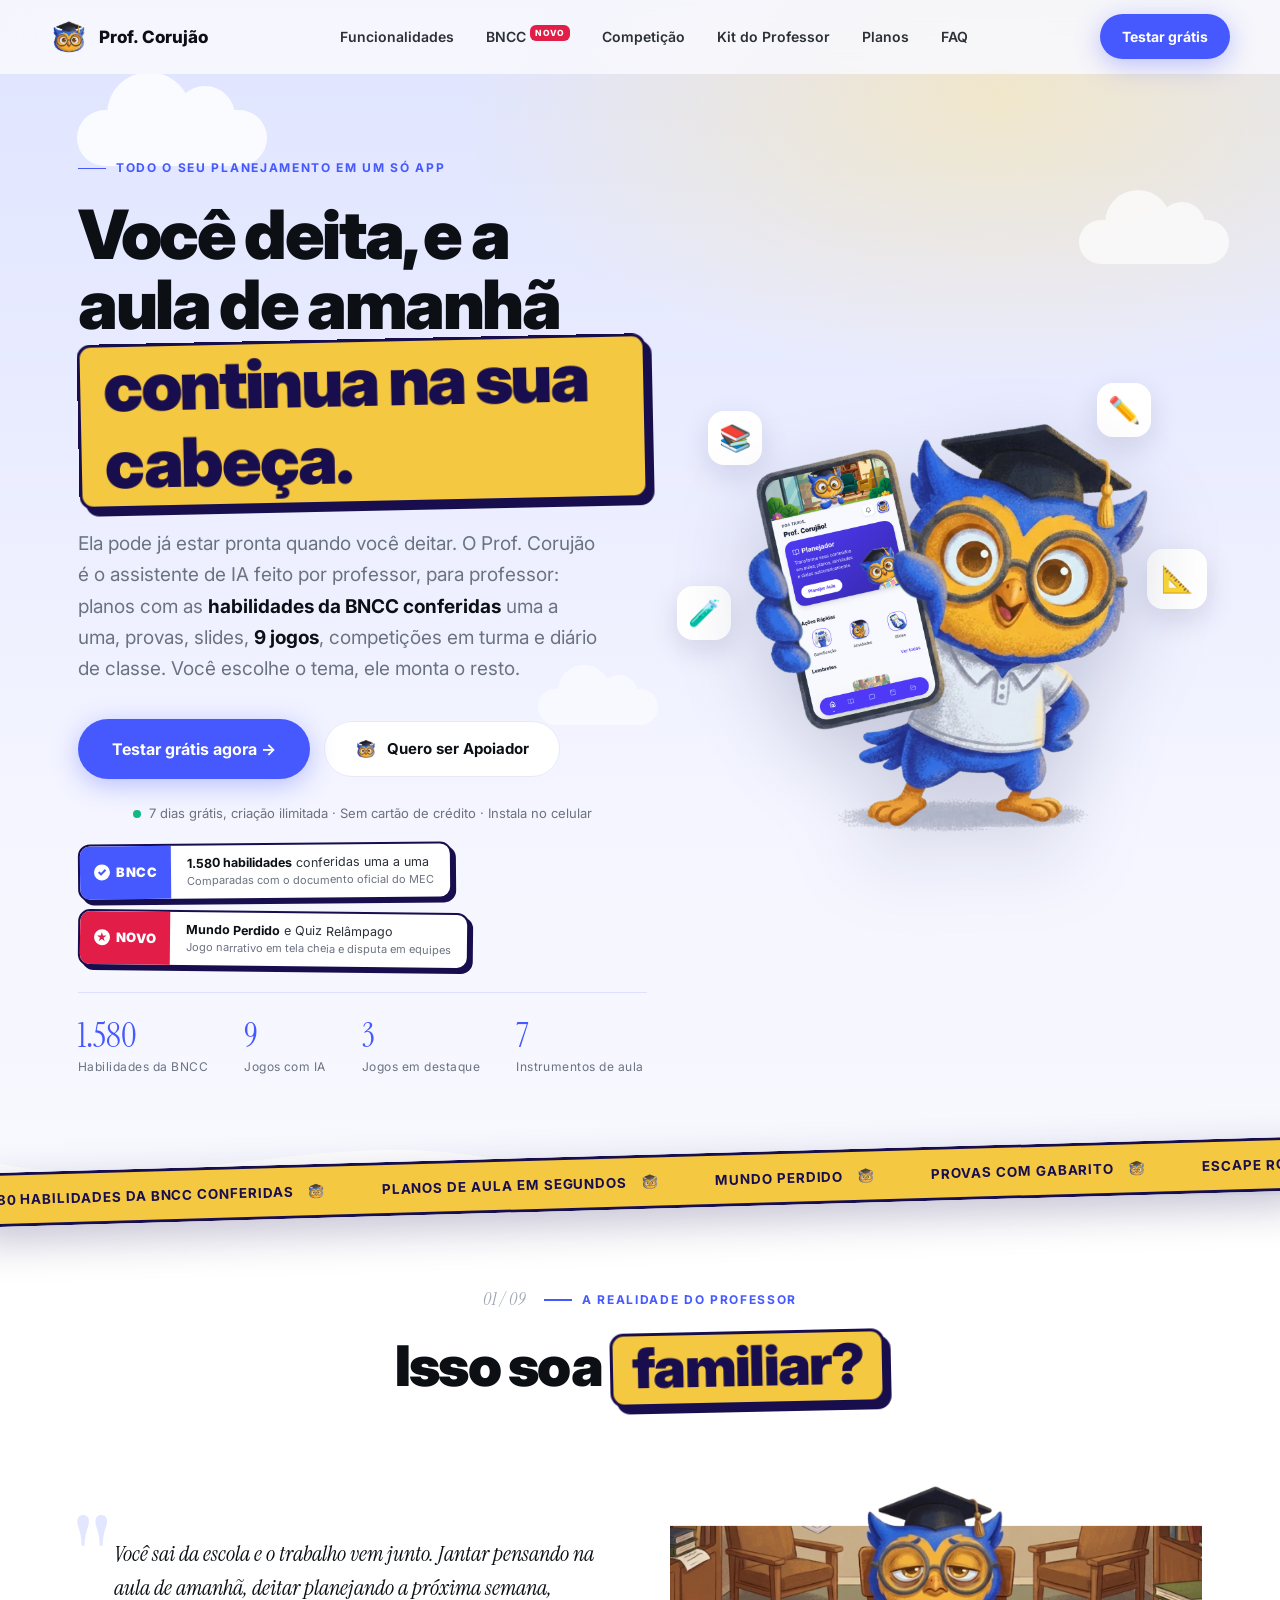
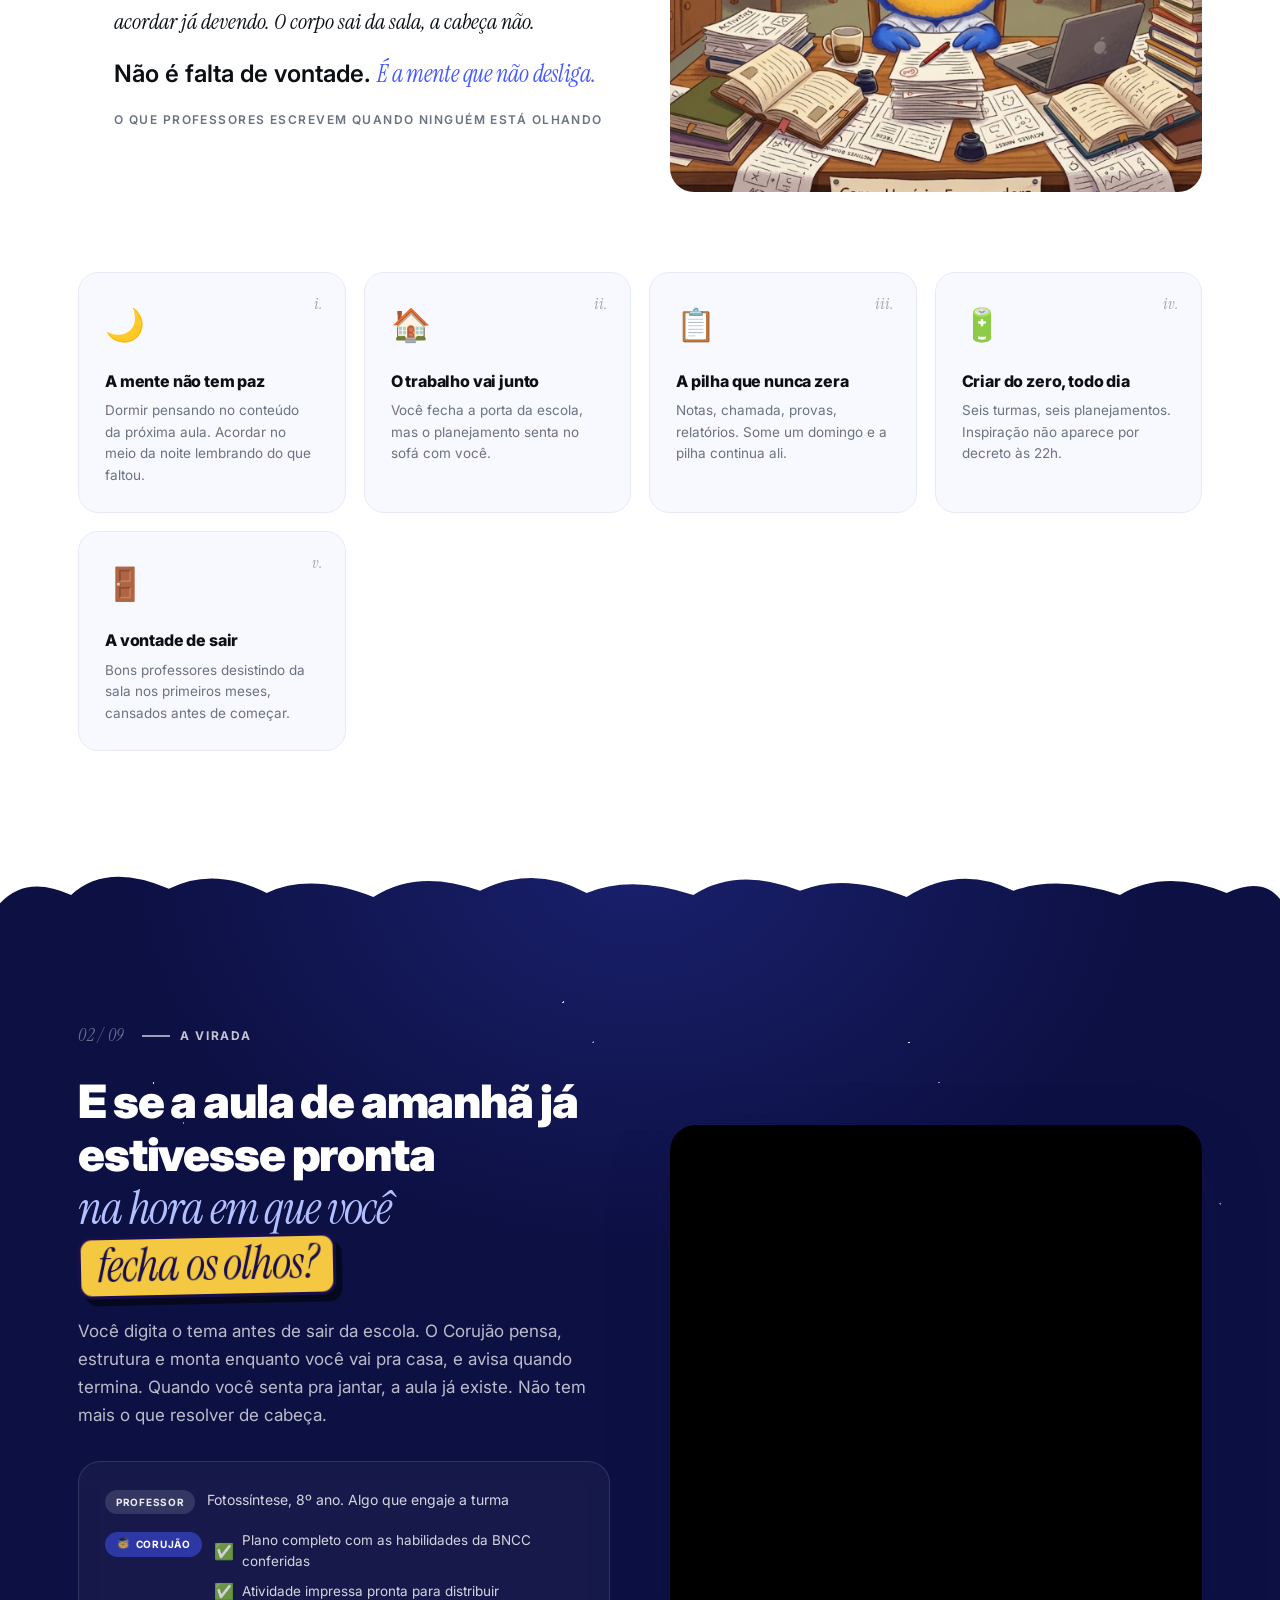
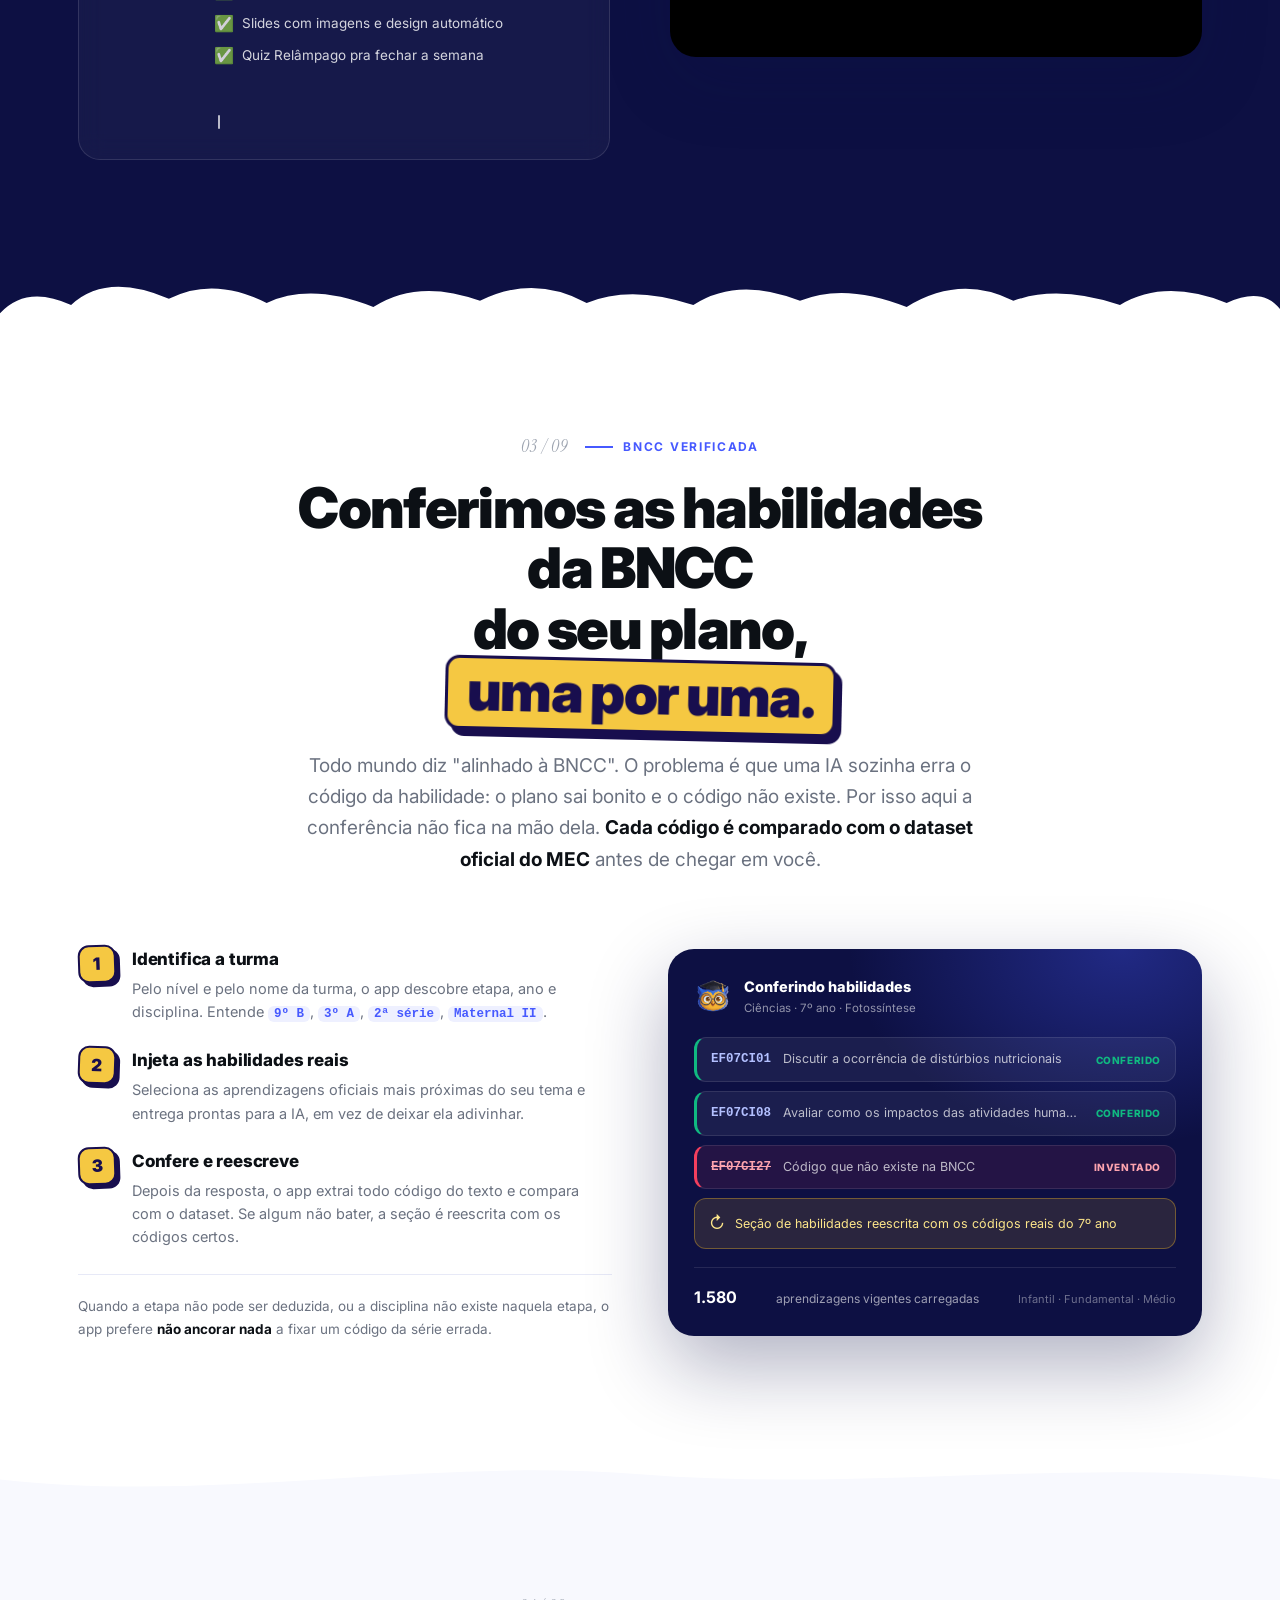
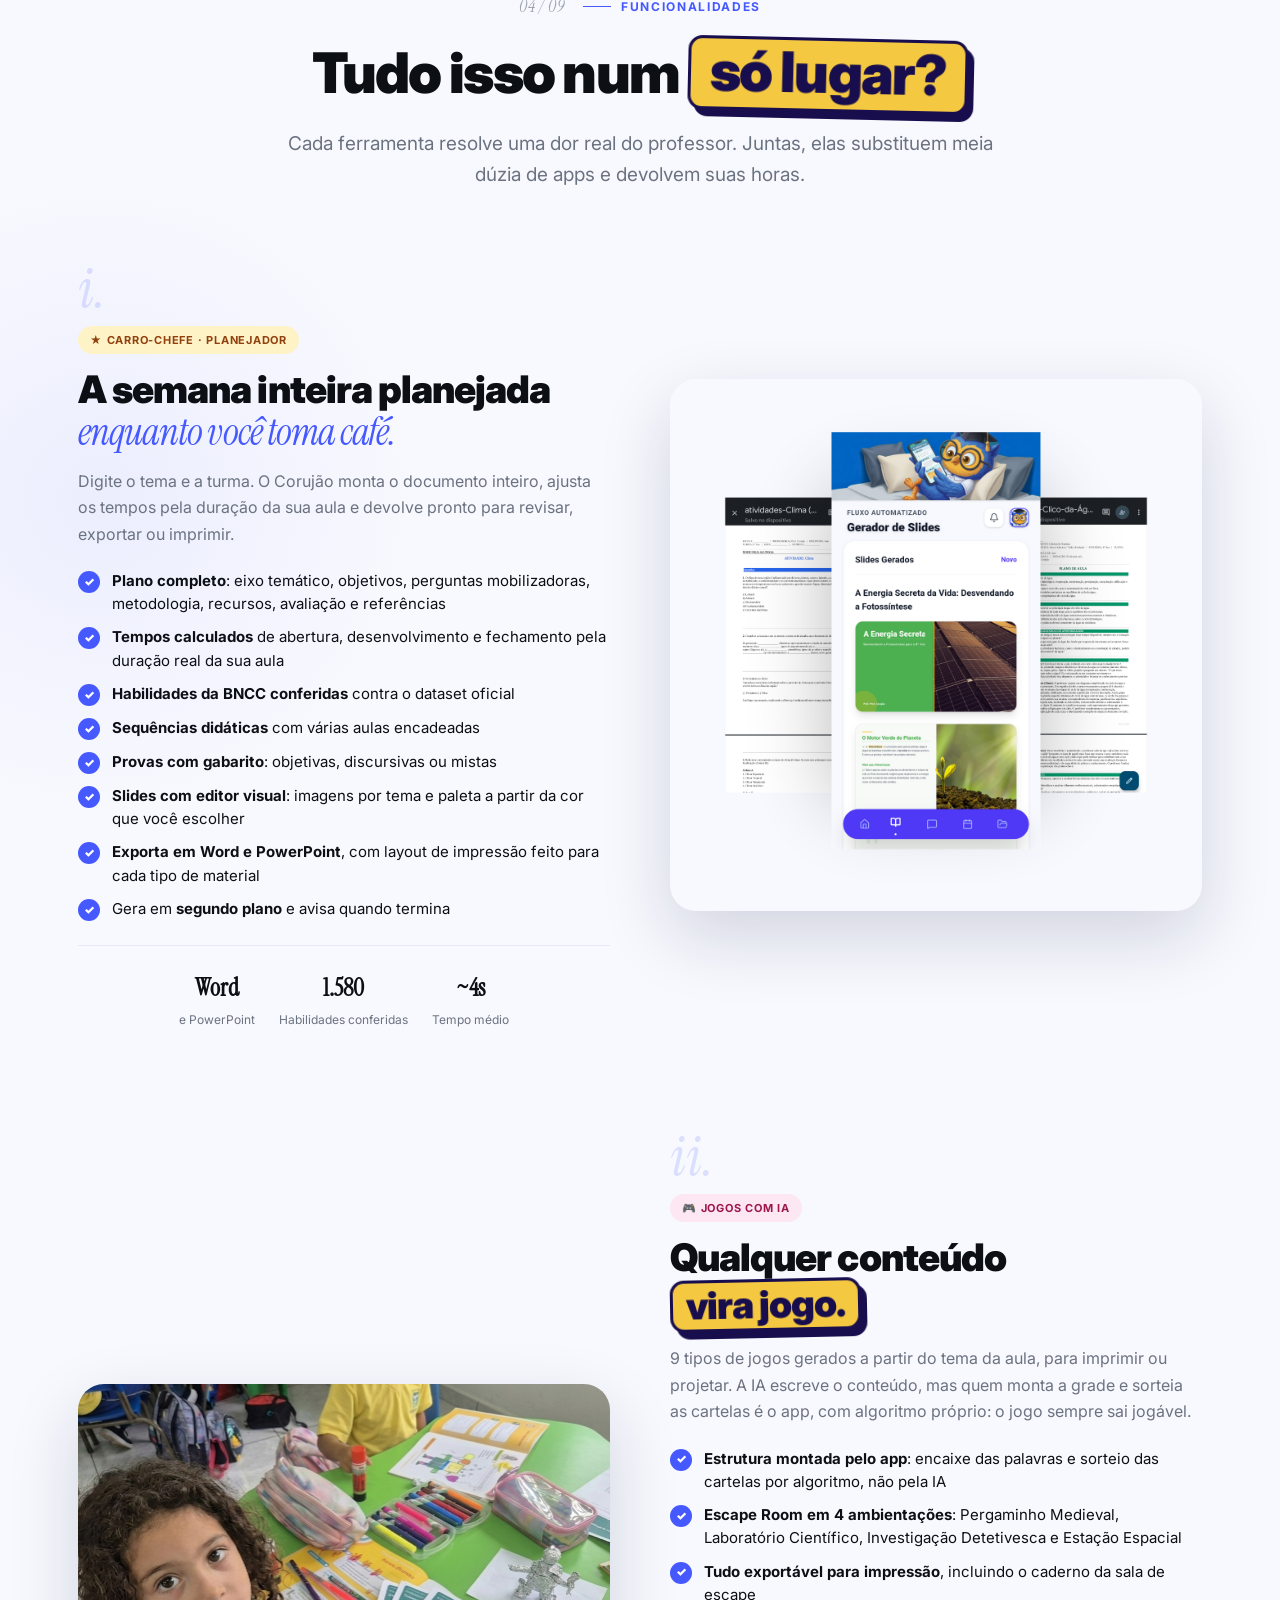
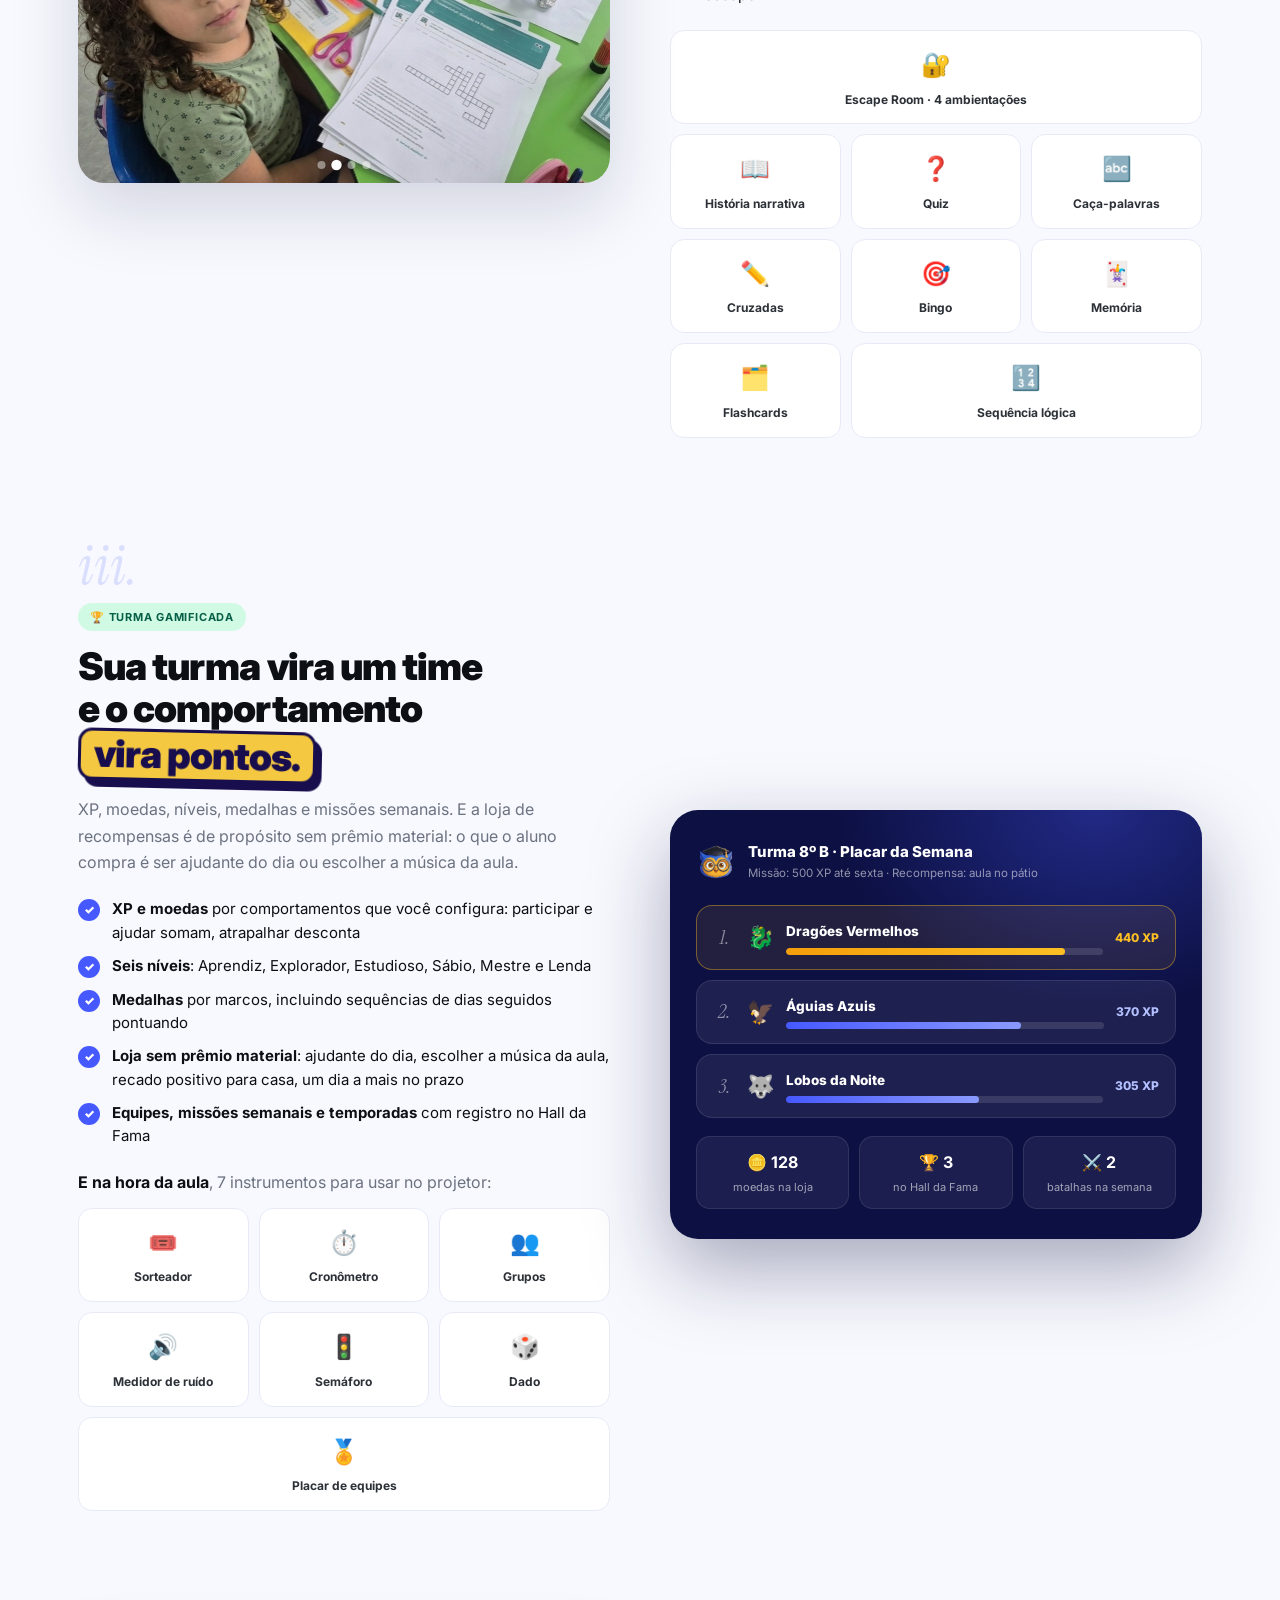
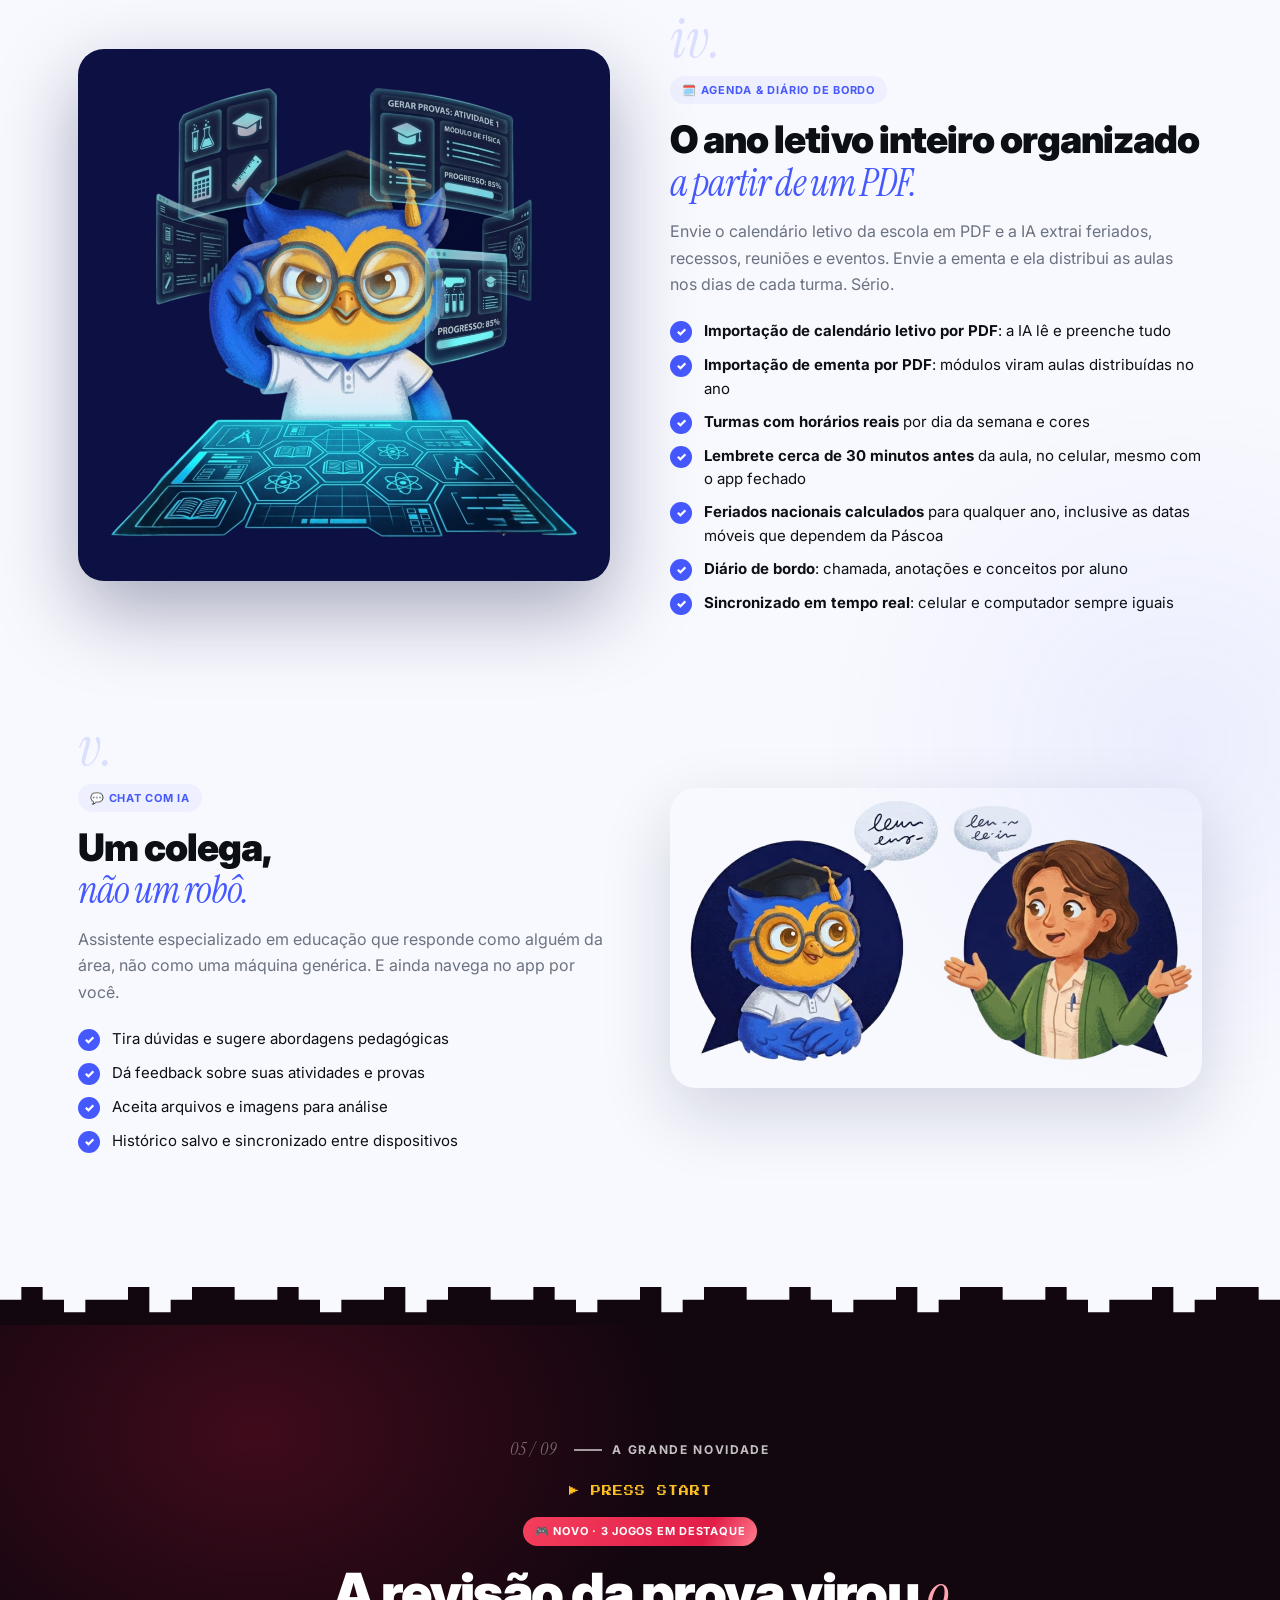
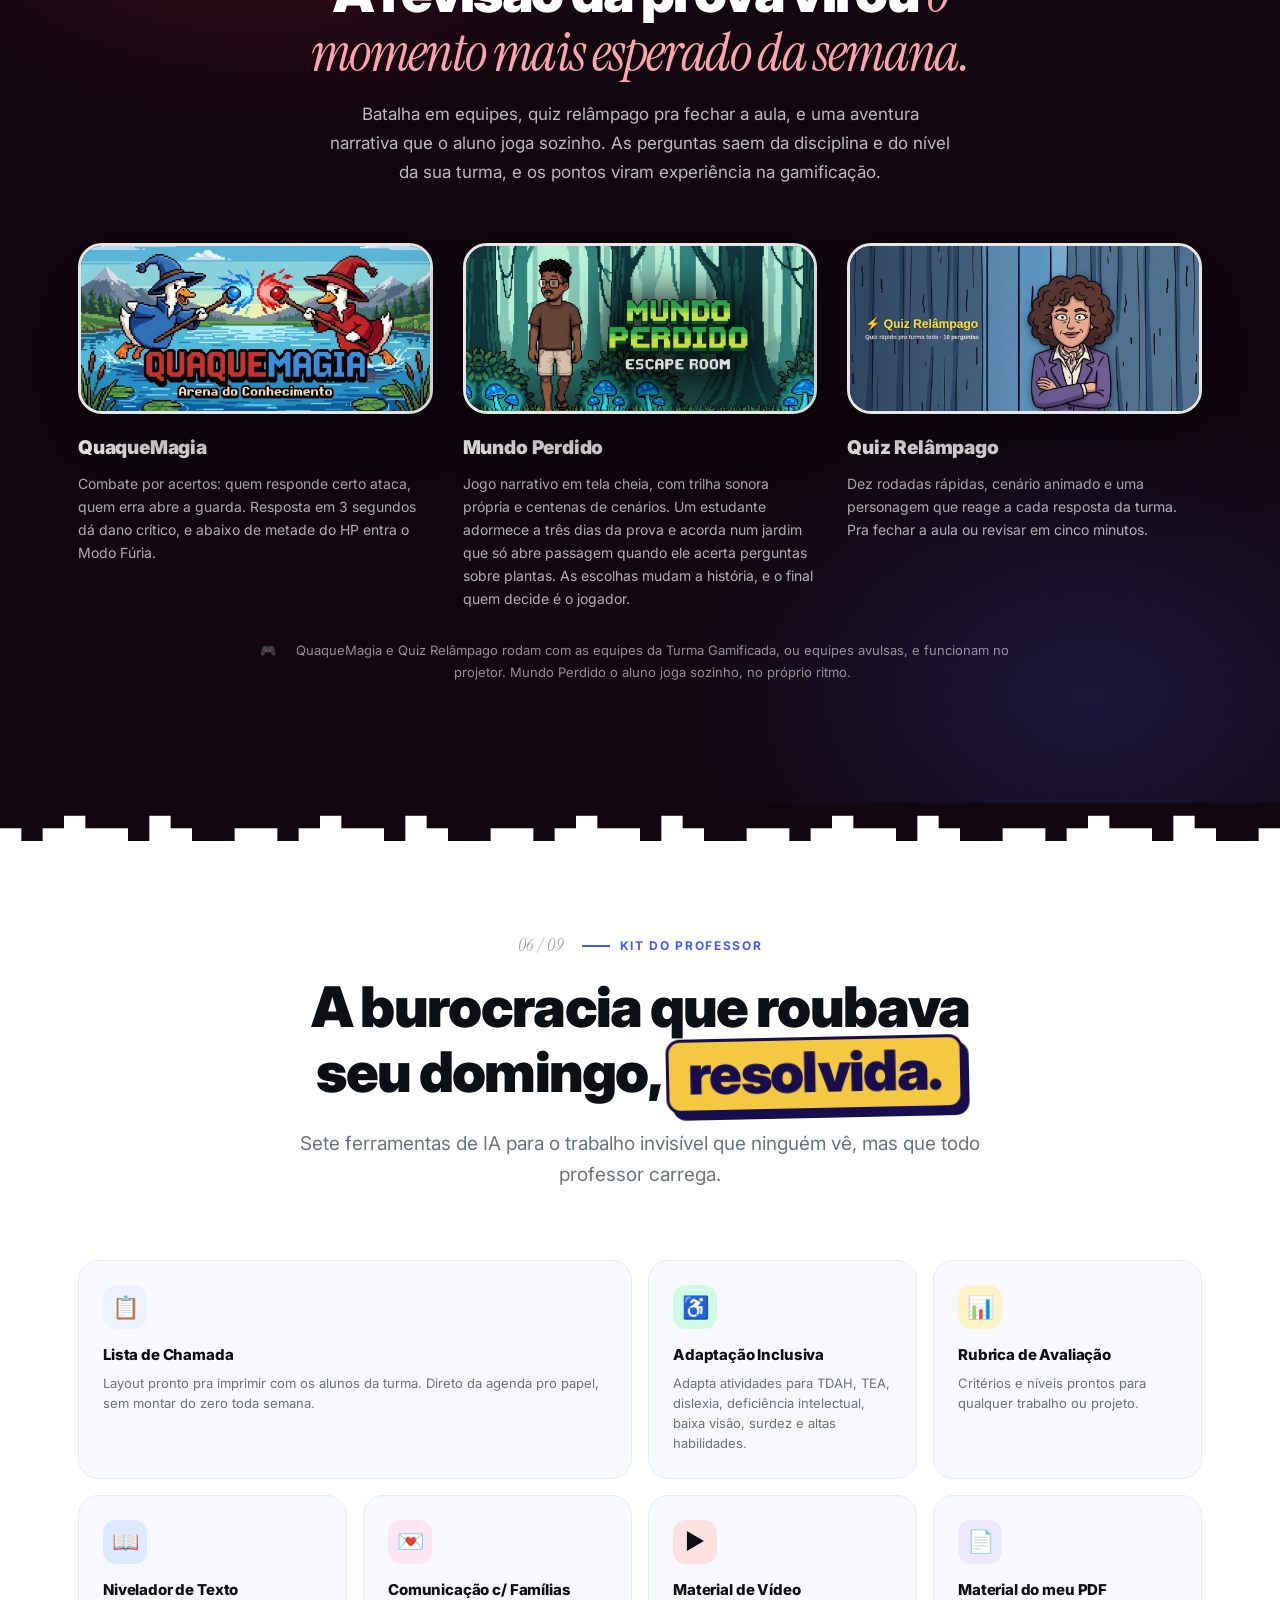
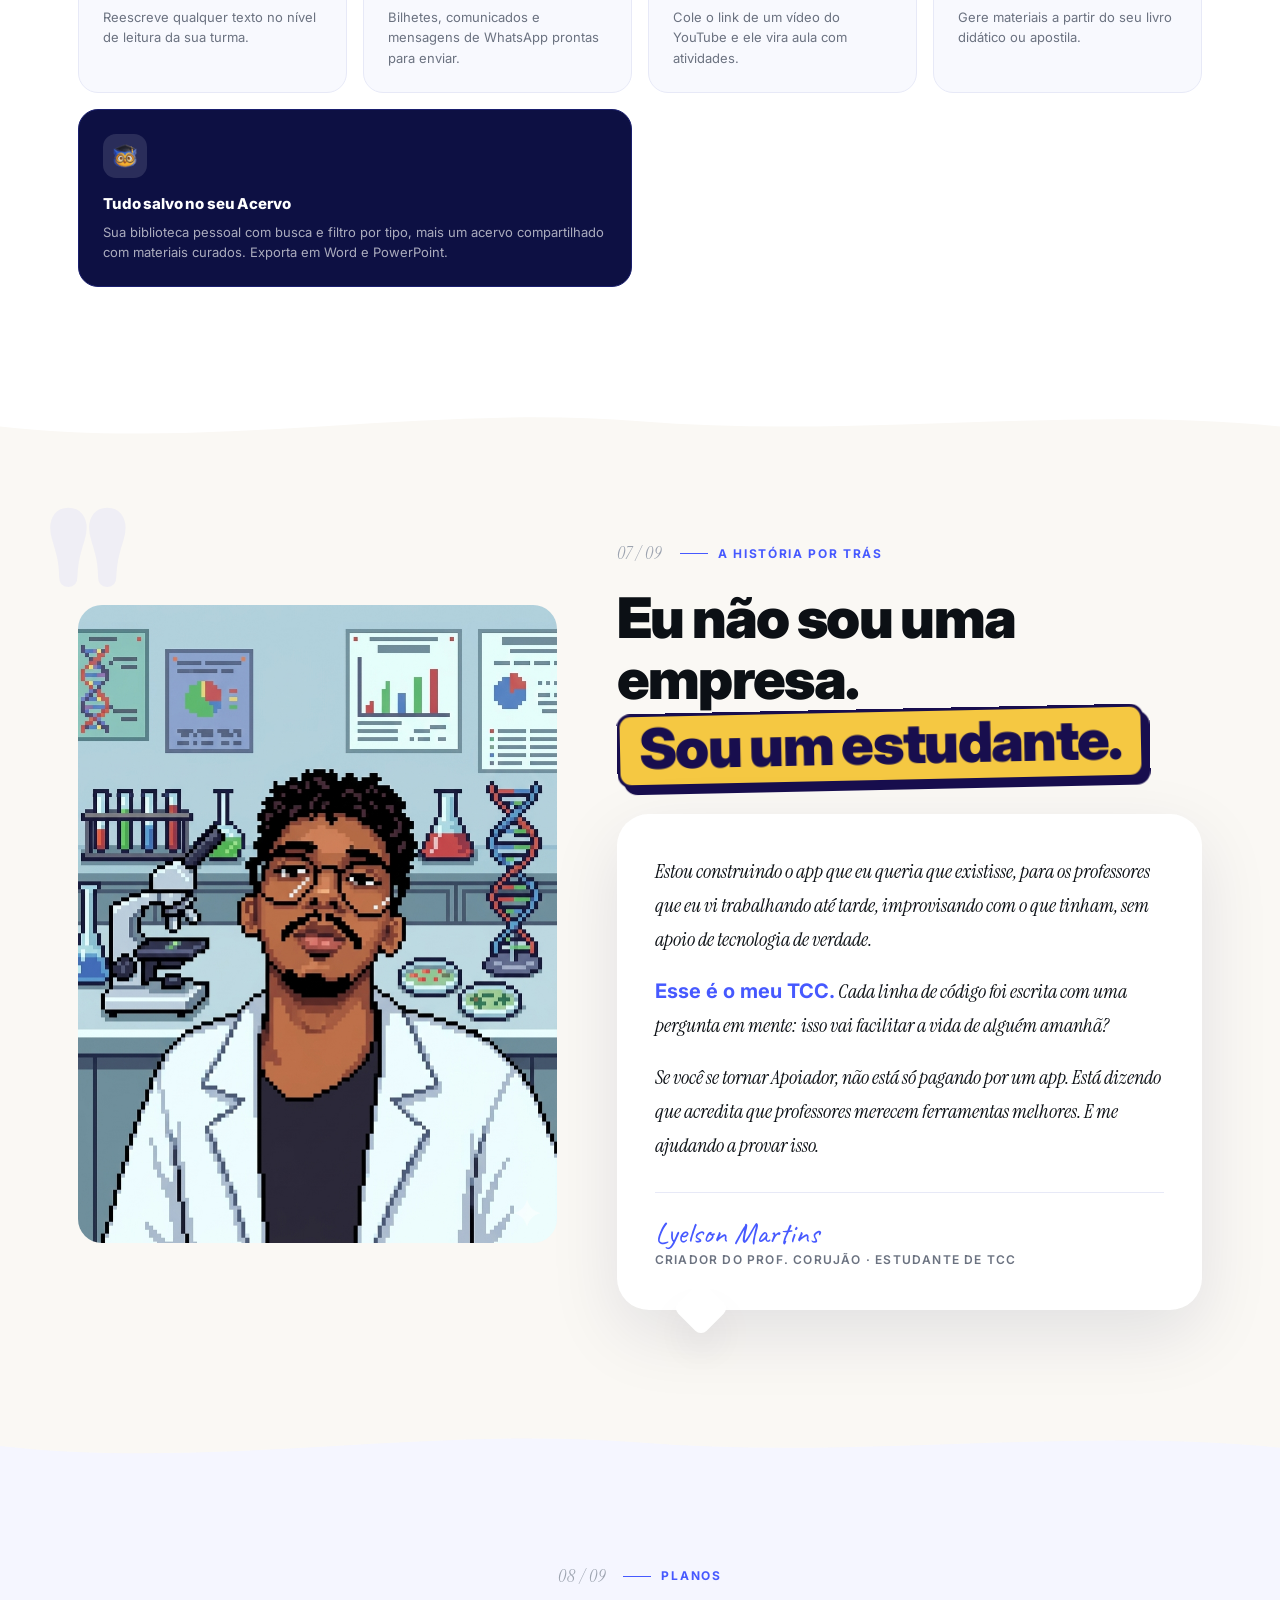
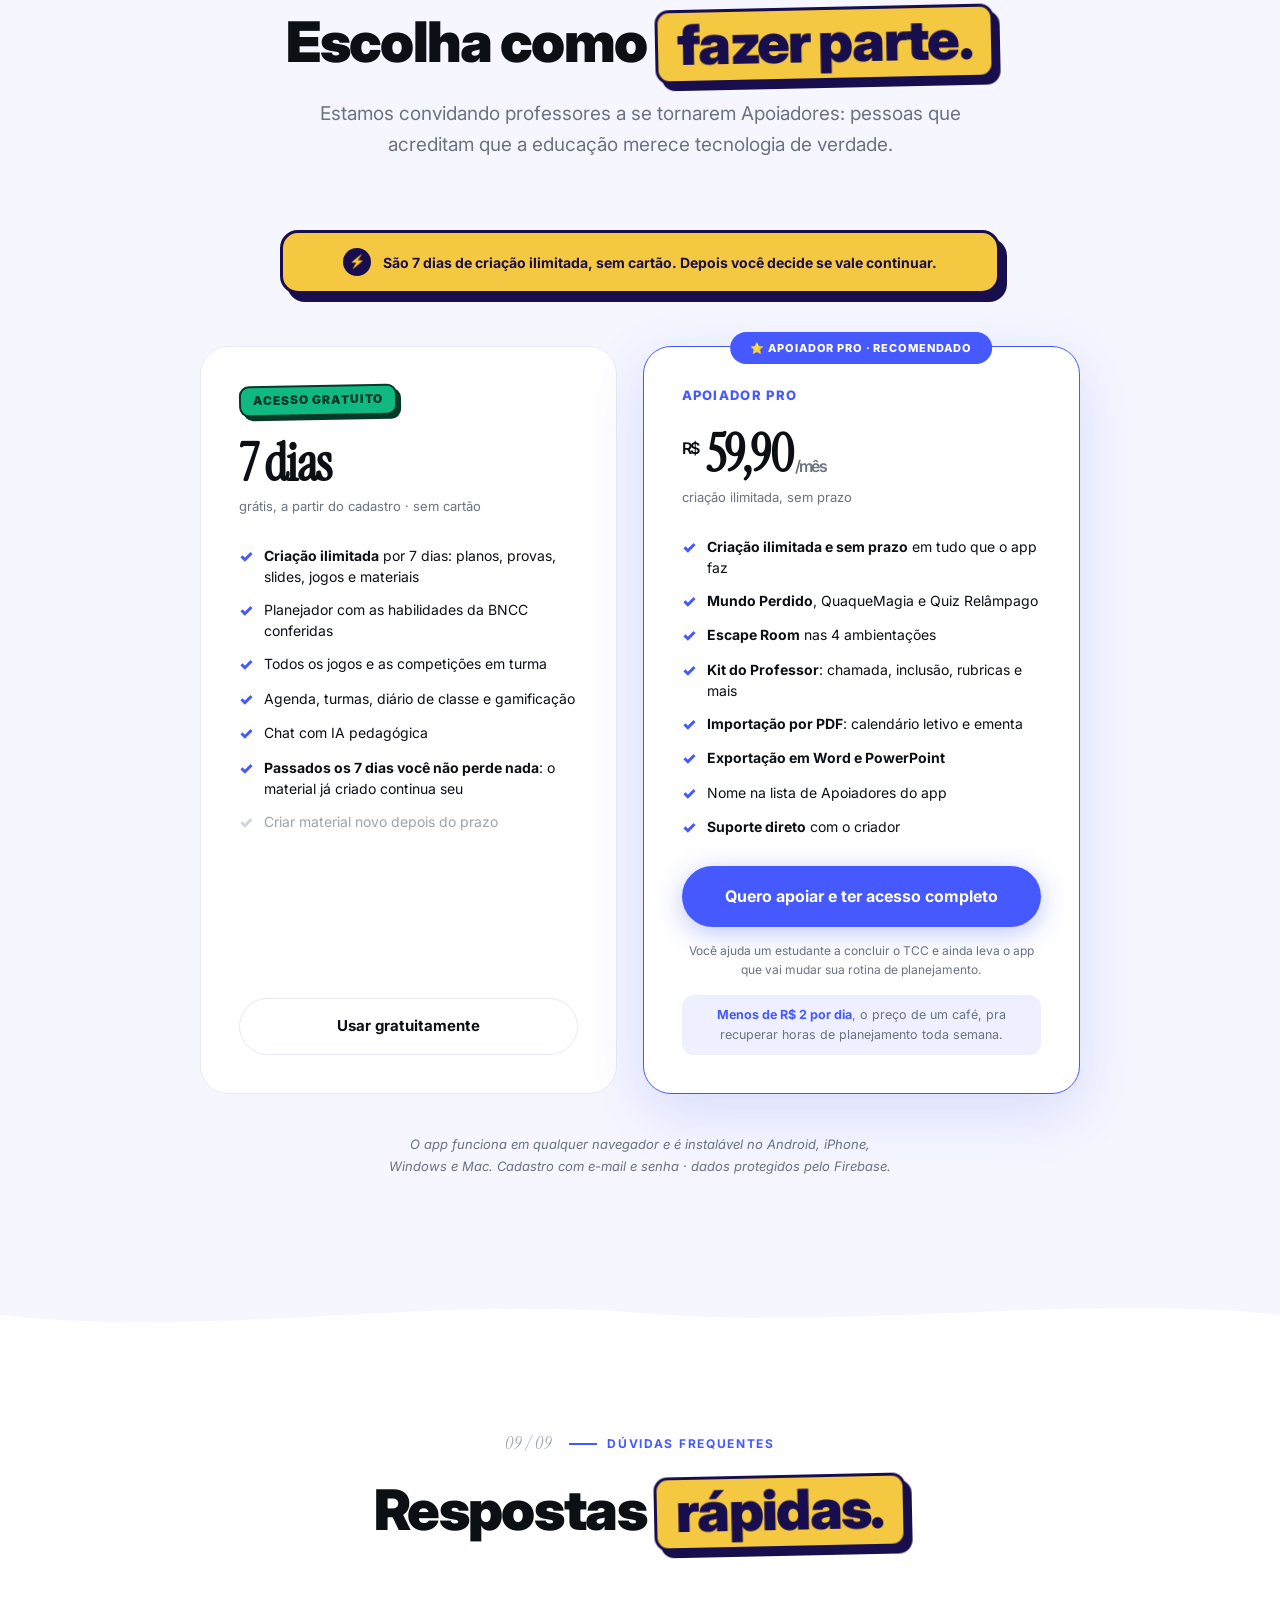
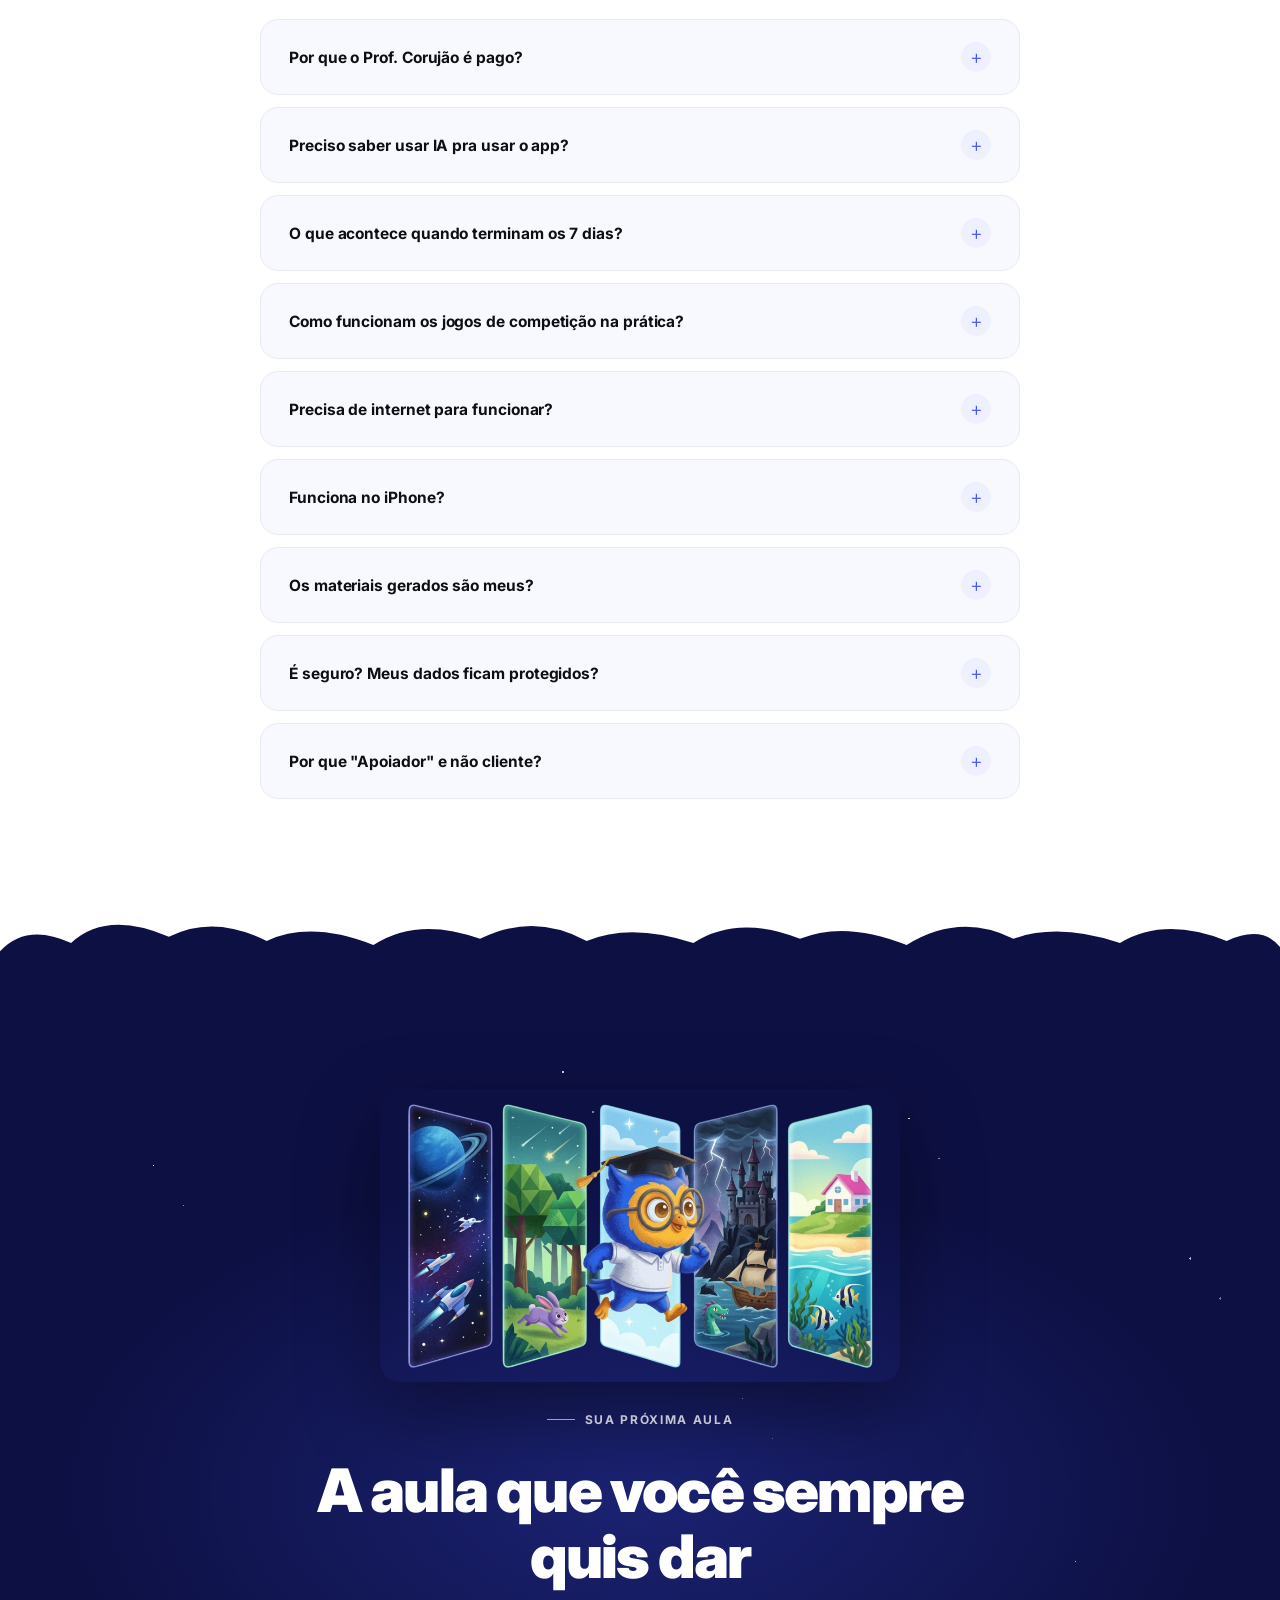
<file: index.html>
<!DOCTYPE html>
<html lang="pt-BR">
<head>
  <meta charset="UTF-8">
  <meta name="viewport" content="width=device-width, initial-scale=1.0">
  <title>Prof. Corujão: o assistente de IA completo para professores</title>
  <meta name="description" content="Feito por professor, para professor. A aula de amanhã pronta antes de você deitar: planos com habilidades da BNCC conferidas contra o dataset oficial, provas, slides, jogos, competições em turma e diário de classe. Teste 7 dias grátis.">
  <meta property="og:title" content="Prof. Corujão: IA Educacional para Professores">
  <meta property="og:description" content="A aula de amanhã pronta antes de você deitar. Planos com BNCC conferida, provas, slides, jogos e competições em turma. Teste 7 dias grátis, sem cartão.">
  <meta property="og:type" content="website">
  <meta property="og:image" content="illu-01.png">
  <meta property="og:locale" content="pt_BR">
  <link rel="icon" type="image/png" href="favicon.png">
  <link rel="apple-touch-icon" href="favicon.png">
  <link rel="preconnect" href="https://fonts.googleapis.com">
  <link rel="preconnect" href="https://fonts.gstatic.com" crossorigin>
  <link href="https://fonts.googleapis.com/css2?family=Inter:wght@400;500;600;700;800;900&family=Caveat:wght@600&family=Instrument+Serif:ital@0;1&family=Press+Start+2P&display=swap" rel="stylesheet">
  <style>
    *, *::before, *::after { box-sizing: border-box; margin: 0; padding: 0; }

    :root {
      --brand: #4659ff;
      --brand-dark: #2a35cc;
      --brand-soft: #eef0ff;
      --brand-50: #f5f6ff;
      --bg: #f8f9fe;
      --paper: #faf8f4;
      --ink: #0c1015;
      --ink-2: #2c3037;
      --muted: #6b7280;
      --muted-2: #9ca3af;
      --line: #e7e9f7;
      --night: #0d1043;
      --night-2: #1a1f6e;
      --pit: #12060f;
      --emerald: #10b981;
      --amber: #f59e0b;
      --shadow-sm: 0 1px 3px rgba(12,16,21,.04), 0 1px 2px rgba(12,16,21,.06);
      --shadow:    0 4px 24px rgba(70,89,255,.07);
      --shadow-lg: 0 18px 60px rgba(70,89,255,.16);
      --serif: 'Instrument Serif', Georgia, serif;
      --pixel: 'Press Start 2P', monospace;
    }

    html { scroll-behavior: smooth; overflow-x: hidden; }

    body {
      font-family: 'Inter', sans-serif;
      background: var(--bg);
      color: var(--ink);
      line-height: 1.65;
      font-size: 16px;
      overflow-x: hidden;
      -webkit-font-smoothing: antialiased;
    }

    section, header#hero { scroll-margin-top: 76px; }

    a:focus-visible, button:focus-visible {
      outline: 3px solid var(--brand);
      outline-offset: 3px;
      border-radius: 9999px;
    }

    /* ── Owl flying easter egg ── */
    .owl-fly {
      position: fixed; left: 0;
      width: 130px; height: 130px;
      z-index: 9999; pointer-events: none;
      will-change: transform;
    }
    .owl-fly img {
      width: 100%; height: 100%; object-fit: contain;
      transform: scaleX(-1);
      filter: drop-shadow(0 8px 24px rgba(70,89,255,.35));
    }

    /* ── Animations ── */
    @keyframes pulse-ring {
      0%,100% { box-shadow: 0 0 0 0 rgba(70,89,255,.35); }
      50%     { box-shadow: 0 0 0 14px rgba(70,89,255,0); }
    }
    @keyframes float {
      0%,100% { transform: translateY(0); }
      50%     { transform: translateY(-12px); }
    }
    @keyframes bob {
      0%,100% { transform: translateY(0) rotate(var(--rot, 0deg)); }
      50%     { transform: translateY(-9px) rotate(var(--rot, 0deg)); }
    }
    @keyframes blink {
      0%,100% { opacity: 1; } 50% { opacity: 0; }
    }
    @keyframes marquee {
      from { transform: translateX(0); }
      to   { transform: translateX(-50%); }
    }
    @keyframes drift {
      from { transform: translateX(-40px); }
      to   { transform: translateX(60px); }
    }
    @keyframes shine {
      from { background-position: -200% center; }
      to   { background-position: 200% center; }
    }
    @keyframes twinkle {
      0%,100% { opacity: .9; } 50% { opacity: .25; }
    }
    .animate-in {
      opacity: 0; transform: translateY(28px);
      transition: opacity .7s cubic-bezier(.16,1,.3,1),
                  transform .7s cubic-bezier(.16,1,.3,1);
    }
    .animate-in.from-left  { transform: translateX(-44px); }
    .animate-in.from-right { transform: translateX(44px); }
    .animate-in.zoom       { transform: scale(.92); }
    .animate-in.visible { opacity: 1; transform: none; }
    /* No celular a entrada lateral empurraria o bloco pra fora da tela e criaria
       rolagem horizontal enquanto ele espera aparecer. Vira entrada vertical. */
    @media (max-width: 900px) {
      .animate-in.from-left,
      .animate-in.from-right { transform: translateY(24px); }
    }

    /* grades com entrada em cascata (pílulas de jogos/ferramentas) */
    .gami-grid.animate-in { opacity: 1; transform: none; }
    .gami-grid.animate-in .gami-pill {
      opacity: 0; transform: translateY(16px) scale(.93);
      transition: opacity .5s cubic-bezier(.16,1,.3,1),
                  transform .5s cubic-bezier(.16,1,.3,1),
                  border-color .2s;
    }
    .gami-grid.animate-in.visible .gami-pill { opacity: 1; transform: none; }
    .gami-grid.animate-in.visible .gami-pill:nth-child(2)  { transition-delay: .05s; }
    .gami-grid.animate-in.visible .gami-pill:nth-child(3)  { transition-delay: .1s; }
    .gami-grid.animate-in.visible .gami-pill:nth-child(4)  { transition-delay: .15s; }
    .gami-grid.animate-in.visible .gami-pill:nth-child(5)  { transition-delay: .2s; }
    .gami-grid.animate-in.visible .gami-pill:nth-child(6)  { transition-delay: .25s; }
    .gami-grid.animate-in.visible .gami-pill:nth-child(7)  { transition-delay: .3s; }
    .gami-grid.animate-in.visible .gami-pill:nth-child(8)  { transition-delay: .35s; }
    .gami-grid.animate-in.visible .gami-pill:nth-child(9)  { transition-delay: .4s; }
    .gami-grid.animate-in.visible .gami-pill:nth-child(10) { transition-delay: .45s; }

    /* barra de progresso de leitura */
    .scroll-progress {
      position: fixed; top: 0; left: 0; z-index: 500;
      height: 3px; width: 0;
      background: linear-gradient(90deg, var(--brand), #8b9aff);
      border-radius: 0 3px 3px 0;
      pointer-events: none;
    }

    @media (prefers-reduced-motion: reduce) {
      html { scroll-behavior: auto; }
      *, *::before, *::after {
        animation-duration: .01ms !important;
        animation-iteration-count: 1 !important;
        transition-duration: .01ms !important;
      }
      .animate-in { opacity: 1; transform: none; }
      .owl-fly { display: none; }
    }

    /* ── Utility ── */
    .container { max-width: 1180px; margin: 0 auto; padding: 0 28px; }
    .container-tight { max-width: 880px; margin: 0 auto; padding: 0 28px; }

    .eyebrow {
      display: inline-flex; align-items: center; gap: 10px;
      font-size: 12px; font-weight: 700;
      letter-spacing: .14em; text-transform: uppercase;
      color: var(--brand);
    }
    .eyebrow::before {
      content: ''; width: 28px; height: 1.5px; background: var(--brand);
    }
    .eyebrow.light { color: rgba(255,255,255,.75); }
    .eyebrow.light::before { background: rgba(255,255,255,.6); }

    .section-num {
      font-family: var(--serif); font-style: italic;
      font-size: 18px; color: var(--muted-2);
      letter-spacing: .04em;
    }

    .h1 {
      font-size: clamp(34px, 5vw, 56px);
      font-weight: 900; letter-spacing: -.03em;
      line-height: 1.08;
    }
    .lead {
      font-size: 19px; color: var(--muted);
      line-height: 1.65; font-weight: 400;
    }
    .lead strong { color: var(--ink); font-weight: 700; }
    .ink-accent {
      font-family: var(--serif); font-style: italic;
      font-weight: 400; color: var(--brand);
      letter-spacing: -.01em;
    }

    /* ── Badges / pills ── */
    .pill {
      display: inline-flex; align-items: center; gap: 6px;
      background: var(--brand-soft); color: var(--brand);
      font-size: 11px; font-weight: 700;
      letter-spacing: .07em; text-transform: uppercase;
      padding: 5px 12px; border-radius: 9999px;
    }
    .pill-amber { background: #fef3c7; color: #92400e; }
    .pill-green { background: #d1fae5; color: #065f46; }
    .pill-pink  { background: #fce7f3; color: #9d174d; }
    .pill-new {
      background: linear-gradient(120deg, #f43f5e, #e11d48 40%, #fb7185 50%, #e11d48 60%);
      background-size: 200% auto;
      color: #fff;
      animation: shine 3s linear infinite;
    }

    /* ── Estilo dos posts: caixa adesiva amarela ── */
    .hl-box {
      --tilt: -1.2deg;
      display: inline-block;
      background: #f5c842; color: #180e4e;
      border: 3px solid #180e4e;
      border-radius: 14px;
      padding: .02em .34em .08em;
      box-shadow: 6px 7px 0 #180e4e;
      transform: rotate(var(--tilt));
      line-height: 1.12;
    }
    .hl-box.tr { --tilt: 1.3deg; }
    /* sombra navy vira azul-noite profunda em fundos escuros */
    .hl-box.on-dark { box-shadow: 6px 7px 0 rgba(0,0,0,.55); border-color: #180e4e; }
    @keyframes sticker-pop {
      0%   { transform: rotate(var(--tilt)) scale(.55); }
      70%  { transform: rotate(var(--tilt)) scale(1.08); }
      100% { transform: rotate(var(--tilt)) scale(1); }
    }
    .animate-in.visible .hl-box {
      animation: sticker-pop .6s cubic-bezier(.34,1.56,.64,1) both .18s;
    }
    /* selo verde estilo "acesso gratuito" dos posts */
    .sticker-green {
      display: inline-block;
      background: #10b981; color: #063a28;
      border: 2.5px solid #063a28;
      border-radius: 10px;
      padding: 3px 12px 4px;
      font-size: 12px; font-weight: 900;
      letter-spacing: .08em; text-transform: uppercase;
      box-shadow: 4px 4px 0 #063a28;
      transform: rotate(-1deg);
    }

    /* ── Buttons ── */
    .btn {
      display: inline-flex; align-items: center; justify-content: center; gap: 10px;
      font-family: 'Inter', sans-serif; font-weight: 700;
      cursor: pointer; text-decoration: none;
      transition: transform .2s, box-shadow .2s, background-color .2s;
      border-radius: 9999px; border: none;
    }
    .btn:active { transform: scale(.97); }
    .btn-primary {
      background: var(--brand); color: #fff;
      padding: 17px 34px; font-size: 16px;
      box-shadow: 0 6px 26px rgba(70,89,255,.34);
      animation: pulse-ring 2.6s infinite;
      position: relative; overflow: hidden;
    }
    .btn-primary::after {
      content: ''; position: absolute; top: 0; left: -70%;
      width: 45%; height: 100%;
      background: linear-gradient(105deg, transparent, rgba(255,255,255,.4), transparent);
      transform: skewX(-20deg);
      transition: left .55s ease;
      pointer-events: none;
    }
    .btn-primary:hover::after { left: 130%; }
    .btn-primary:hover { transform: scale(1.03); background: var(--brand-dark); }
    .btn-ripple {
      position: absolute; border-radius: 50%;
      background: rgba(255,255,255,.55);
      transform: scale(0); opacity: 1;
      animation: ripple-expand .6s ease-out forwards;
      pointer-events: none;
    }
    @keyframes ripple-expand { to { transform: scale(1); opacity: 0; } }
    .btn-primary.lg { padding: 22px 44px; font-size: 18px; }
    .btn-primary.sm { padding: 11px 22px; font-size: 14px; animation: none; }

    .btn-outline {
      background: #fff; color: var(--ink);
      padding: 15px 30px; font-size: 15px;
      border: 1.5px solid var(--line);
    }
    .btn-outline:hover { border-color: var(--brand); color: var(--brand); transform: scale(1.02); }
    .btn-logo {
      width: 22px; height: 22px; object-fit: contain;
      border-radius: 6px; flex-shrink: 0;
    }

    /* ── Section separators (organic world transitions) ── */
    .sep { line-height: 0; position: relative; z-index: 2; }
    .sep svg { display: block; width: 100%; height: 72px; }
    .sep.short svg { height: 52px; }
    .sep.pixel svg { height: 38px; }
    /* borda de nuvem DENTRO da seção escura: a cor da seção anterior
       desce por cima do fundo (com gradiente) da seção — emenda invisível */
    .cloud-top {
      position: absolute; top: -1px; left: 0; right: 0;
      line-height: 0; z-index: 1; pointer-events: none;
    }
    .cloud-top svg { display: block; width: 100%; height: 72px; }
    @media (max-width: 700px) {
      .sep svg { height: 44px; }
      .sep.pixel svg { height: 26px; }
      .cloud-top svg { height: 44px; }
    }

    /* ── Sticky mobile CTA ── */
    .sticky-cta {
      position: fixed; left: 0; right: 0; bottom: 0; z-index: 300;
      padding: 12px 16px calc(12px + env(safe-area-inset-bottom));
      background: rgba(255,255,255,.92);
      backdrop-filter: blur(14px);
      border-top: 1px solid var(--line);
      display: none; gap: 10px;
      transform: translateY(110%);
      transition: transform .4s cubic-bezier(.16,1,.3,1);
    }
    .sticky-cta.show { transform: translateY(0); }
    .sticky-cta .btn { flex: 1; padding: 14px 10px; font-size: 14px; animation: none; }
    @media (max-width: 700px) { .sticky-cta { display: flex; } }

    /* ══════════════════════════════════════
       NAV
    ══════════════════════════════════════ */
    nav {
      position: fixed; top: 0; left: 0; right: 0; z-index: 400;
      padding: 14px 28px;
      background: rgba(248,249,254,.86);
      backdrop-filter: blur(14px);
      border-bottom: 1px solid transparent;
      transition: border-color .3s, background .3s;
    }
    nav.scrolled {
      border-color: var(--line);
      background: rgba(248,249,254,.95);
    }
    .nav-inner {
      max-width: 1180px; margin: 0 auto;
      display: flex; align-items: center; justify-content: space-between; gap: 24px;
    }
    .nav-logo {
      display: flex; align-items: center; gap: 11px;
      font-weight: 800; font-size: 17px;
      color: var(--ink); text-decoration: none;
    }
    .owl-chip {
      width: 38px; height: 38px; border-radius: 11px;
      overflow: hidden; display: flex; align-items: center; justify-content: center;
    }
    .owl-chip img { width: 100%; height: 100%; object-fit: cover; }
    .nav-menu { display: flex; align-items: center; gap: 4px; }
    .nav-link {
      font-size: 14px; font-weight: 600; color: var(--ink-2);
      text-decoration: none; padding: 8px 14px; border-radius: 9999px;
      transition: background .2s;
    }
    .nav-link:hover { background: var(--brand-soft); color: var(--brand); }
    .nav-link .mini-new {
      display: inline-block; font-size: 8.5px; font-weight: 800;
      background: #e11d48; color: #fff; border-radius: 6px;
      padding: 1px 5px; vertical-align: super; letter-spacing: .05em;
    }
    .nav-burger {
      display: none; background: none; border: none; cursor: pointer;
      width: 42px; height: 42px; border-radius: 12px;
      align-items: center; justify-content: center;
      flex-direction: column; gap: 5px;
    }
    .nav-burger span {
      display: block; width: 20px; height: 2.5px; border-radius: 2px;
      background: var(--ink); transition: transform .3s, opacity .3s;
    }
    .nav-burger[aria-expanded="true"] span:nth-child(1) { transform: translateY(7.5px) rotate(45deg); }
    .nav-burger[aria-expanded="true"] span:nth-child(2) { opacity: 0; }
    .nav-burger[aria-expanded="true"] span:nth-child(3) { transform: translateY(-7.5px) rotate(-45deg); }
    @media (max-width: 900px) {
      .nav-menu {
        display: none;
        position: absolute; top: 100%; left: 12px; right: 12px;
        background: #fff; border: 1px solid var(--line);
        border-radius: 20px; padding: 10px;
        flex-direction: column; align-items: stretch;
        box-shadow: var(--shadow-lg);
      }
      .nav-menu.open { display: flex; }
      .nav-link { padding: 13px 16px; font-size: 15px; }
      .nav-burger { display: flex; }
      .nav-cta-top { display: none; }
    }

    /* ══════════════════════════════════════
       HERO — cena de céu índigo
    ══════════════════════════════════════ */
    #hero {
      position: relative; overflow: hidden;
      padding: 150px 0 0;
      background:
        radial-gradient(ellipse 900px 480px at 78% 8%, rgba(255,231,150,.5) 0%, transparent 60%),
        linear-gradient(180deg, #dfe4ff 0%, #e9ecff 34%, #f4f5ff 68%, #f8f9fe 100%);
    }
    /* nuvens de cenário */
    .cloud {
      position: absolute; background: #fff;
      border-radius: 9999px; opacity: .85;
      animation: drift 26s ease-in-out infinite alternate;
      pointer-events: none;
    }
    .cloud::before, .cloud::after {
      content: ''; position: absolute; background: #fff; border-radius: 50%;
    }
    .cloud.c1 { width: 190px; height: 56px; top: 110px; left: 6%; }
    .cloud.c1::before { width: 84px; height: 84px; top: -38px; left: 30px; }
    .cloud.c1::after  { width: 60px; height: 60px; top: -24px; left: 98px; }
    .cloud.c2 { width: 150px; height: 44px; top: 220px; right: 4%; opacity: .7; animation-duration: 34s; animation-delay: -8s; }
    .cloud.c2::before { width: 66px; height: 66px; top: -30px; left: 26px; }
    .cloud.c2::after  { width: 46px; height: 46px; top: -18px; left: 80px; }
    .cloud.c3 { width: 120px; height: 36px; top: 58%; left: 42%; opacity: .55; animation-duration: 40s; animation-delay: -16s; }
    .cloud.c3::before { width: 52px; height: 52px; top: -24px; left: 20px; }
    .cloud.c3::after  { width: 38px; height: 38px; top: -14px; left: 62px; }

    .hero-inner {
      position: relative; z-index: 1;
      display: grid; grid-template-columns: 1.05fr .95fr; gap: 40px;
      align-items: center;
      padding-bottom: 40px;
    }
    @media (max-width: 960px) {
      .hero-inner { grid-template-columns: 1fr; gap: 26px; text-align: center; }
      .hero-actions { justify-content: center; }
      .eyebrow { justify-content: center; }
      .hero-badges { justify-content: center; }
      .hero-stats { justify-content: center; }
    }
    .hero-text { max-width: 580px; }
    .hero-text .eyebrow { margin-bottom: 22px; }
    .hero-title {
      font-size: clamp(38px, 5.6vw, 68px);
      font-weight: 900; letter-spacing: -.035em;
      line-height: 1.02; margin-bottom: 24px;
      color: var(--ink);
    }
    .hero-title em {
      font-family: var(--serif); font-style: italic;
      font-weight: 400; color: var(--brand);
    }
    .hero-sub {
      font-size: 19px; color: var(--muted);
      max-width: 520px; line-height: 1.65;
      margin-bottom: 34px;
    }
    .hero-sub strong { color: var(--ink); font-weight: 700; }
    .hero-actions {
      display: flex; flex-wrap: wrap; gap: 14px;
      align-items: center; margin-bottom: 24px;
    }
    .hero-trust {
      display: flex; align-items: center; justify-content: center; gap: 8px;
      font-size: 13px; color: var(--muted);
    }
    .hero-trust .dot {
      width: 8px; height: 8px; border-radius: 50%;
      background: var(--emerald); animation: blink 2.2s infinite;
    }

    .hero-badges { display: flex; flex-wrap: wrap; gap: 12px; margin-top: 18px; }
    .bncc-badge {
      display: inline-flex; align-items: stretch;
      border: 2.5px solid #180e4e;
      border-radius: 12px; background: #fff;
      box-shadow: 4px 4px 0 #180e4e;
      overflow: hidden; max-width: fit-content;
      transform: rotate(-.5deg);
    }
    .bncc-badge.new-badge { transform: rotate(.6deg); }
    .bncc-badge .bncc-tag {
      background: var(--brand); color: #fff;
      padding: 10px 14px; font-weight: 900; font-size: 13px;
      letter-spacing: .04em; display: flex; align-items: center; gap: 6px;
    }
    .bncc-badge .bncc-tag::before {
      content: "✓"; font-size: 11px; background: #fff; color: var(--brand);
      width: 16px; height: 16px; border-radius: 50%;
      display: inline-flex; align-items: center; justify-content: center;
      font-weight: 900;
    }
    .bncc-badge .bncc-text {
      padding: 10px 16px; font-size: 12.5px; color: var(--ink-2);
      display: flex; align-items: center; line-height: 1.35;
    }
    .bncc-badge .bncc-text strong { color: var(--ink); font-weight: 700; }
    .bncc-badge .bncc-text small {
      display: block; font-size: 11px; color: var(--muted); margin-top: 1px;
    }
    .bncc-badge.new-badge .bncc-tag { background: #e11d48; }
    .bncc-badge.new-badge .bncc-tag::before { color: #e11d48; content: "★"; }

    .hero-stats {
      display: flex; gap: 36px; padding-top: 26px;
      border-top: 1px solid rgba(70,89,255,.14);
      margin-top: 24px;
    }
    .hero-stat-num {
      font-family: var(--serif); font-size: 34px;
      color: var(--brand); line-height: 1; margin-bottom: 4px;
    }
    .hero-stat-lbl { font-size: 12px; color: var(--muted); letter-spacing: .04em; }
    @media (max-width: 480px) { .hero-stats { flex-wrap: wrap; gap: 22px; } }

    /* mascote dentro da cena */
    .hero-scene {
      position: relative;
      display: flex; align-items: flex-end; justify-content: center;
      min-height: 460px;
    }
    .hero-scene .owl-hero {
      width: min(430px, 88%);
      display: block;
      filter: drop-shadow(0 30px 40px rgba(13,16,67,.18));
      animation: float 7s ease-in-out infinite;
    }
    /* itens escolares flutuando ao redor do mascote */
    .float-chip {
      position: absolute;
      background: #fff; border-radius: 16px;
      box-shadow: 0 10px 30px rgba(13,16,67,.12);
      width: 54px; height: 54px;
      display: flex; align-items: center; justify-content: center;
      font-size: 26px;
      animation: bob 5.5s ease-in-out infinite;
      will-change: transform;
    }
    .float-chip.f1 { top: 6%;  left: 4%;  --rot: -8deg; animation-delay: -1s; }
    .float-chip.f2 { top: 0;   right: 10%; --rot: 6deg;  animation-delay: -2.6s; }
    .float-chip.f3 { top: 44%; left: -2%; --rot: 5deg;  animation-delay: -4s; }
    .float-chip.f4 { top: 36%; right: -1%; --rot: -6deg; animation-delay: -.5s; width: 60px; height: 60px; }
    @media (max-width: 960px) {
      .hero-scene { min-height: 380px; }
      .float-chip.f3 { left: 4%; }
      .float-chip.f4 { right: 4%; }
    }

    /* colina de saída do hero */
    #hero .sep { position: relative; z-index: 1; }

    /* ── Fita marquee inclinada ── */
    .ribbon-wrap {
      position: relative; z-index: 3;
      margin: -34px 0 -14px;
      transform: rotate(-1.6deg);
      pointer-events: none;
    }
    .ribbon {
      background: #f5c842; color: #180e4e;
      padding: 13px 0; overflow: hidden;
      border-top: 3px solid #180e4e;
      border-bottom: 3px solid #180e4e;
      box-shadow: 0 14px 40px rgba(24,14,78,.25);
      width: 104%; margin-left: -2%;
      border-radius: 4px;
    }
    .marquee-track {
      display: flex; gap: 56px;
      animation: marquee 36s linear infinite;
      white-space: nowrap;
    }
    .marquee-track span {
      display: inline-flex; align-items: center; gap: 14px;
      font-size: 13.5px; font-weight: 700;
      letter-spacing: .07em; text-transform: uppercase;
    }
    .marquee-track span::after {
      content: ''; width: 18px; height: 18px;
      background: url('logo.png') center/contain no-repeat;
      opacity: .8;
    }

    /* ══════════════════════════════════════
       SECTION BASE
    ══════════════════════════════════════ */
    section { padding: 110px 0; position: relative; }
    .sec-header {
      display: flex; flex-direction: column;
      align-items: center; text-align: center;
      gap: 16px; max-width: 720px;
      margin: 0 auto 70px;
    }
    .sec-header .eyebrow-row { display: flex; align-items: center; gap: 18px; }

    /* ══════════════════════════════════════
       01 — DOR
    ══════════════════════════════════════ */
    #dor { background: #fff; padding-top: 90px; }
    .dor-feature {
      display: grid; grid-template-columns: 1fr 1fr;
      gap: 60px; align-items: center;
      margin-bottom: 80px;
    }
    @media (max-width: 860px) { .dor-feature { grid-template-columns: 1fr; gap: 36px; } }

    .dor-quote-block { position: relative; padding-left: 36px; }
    .dor-quote-block::before {
      content: '"';
      position: absolute; top: -36px; left: -10px;
      font-family: var(--serif); font-size: 130px;
      color: var(--brand); opacity: .15; line-height: 1;
    }
    .dor-quote-block p {
      font-size: 22px; line-height: 1.55;
      color: var(--ink); font-family: var(--serif);
      font-style: italic; font-weight: 400;
      margin-bottom: 18px;
    }
    .dor-quote-block .quote-sig {
      font-size: 12px; color: var(--muted);
      letter-spacing: .12em; text-transform: uppercase;
      font-weight: 600; font-family: 'Inter', sans-serif; font-style: normal;
    }

    .dor-grid {
      display: grid; grid-template-columns: repeat(auto-fit, minmax(220px, 1fr));
      gap: 18px;
    }
    .dor-card {
      background: var(--bg); border-radius: 20px;
      padding: 26px; border: 1px solid var(--line);
      transition: transform .25s, border-color .25s, box-shadow .25s;
      position: relative;
    }
    .dor-card:hover {
      transform: translateY(-4px); border-color: var(--brand);
      box-shadow: var(--shadow-lg);
    }
    .dor-card-num {
      position: absolute; top: 18px; right: 22px;
      font-family: var(--serif); font-style: italic;
      font-size: 16px; color: var(--muted-2);
    }
    .dor-icon { font-size: 32px; margin-bottom: 16px; display: block; }
    .dor-name { font-size: 16px; font-weight: 800; margin-bottom: 6px; letter-spacing: -.01em; }
    .dor-desc { font-size: 13.5px; color: var(--muted); line-height: 1.6; }

    /* ══════════════════════════════════════
       02 — VIRADA (cena noturna)
    ══════════════════════════════════════ */
    #virada {
      background: var(--night); color: #fff;
      position: relative; overflow: hidden;
      padding-top: 90px;
    }
    #virada::before {
      content: ''; position: absolute; inset: 0; pointer-events: none;
      background: radial-gradient(ellipse 800px 600px at 50% 0%, rgba(70,89,255,.22) 0%, transparent 65%);
    }
    /* estrelas */
    .stars, .stars::after {
      content: ''; position: absolute; inset: 0; pointer-events: none;
      background-image:
        radial-gradient(1.5px 1.5px at 12% 22%, rgba(255,255,255,.9) 50%, transparent 51%),
        radial-gradient(1px 1px at 28% 64%, rgba(255,255,255,.7) 50%, transparent 51%),
        radial-gradient(2px 2px at 44% 14%, rgba(255,255,255,.8) 50%, transparent 51%),
        radial-gradient(1px 1px at 58% 42%, rgba(255,255,255,.6) 50%, transparent 51%),
        radial-gradient(1.5px 1.5px at 71% 18%, rgba(255,255,255,.9) 50%, transparent 51%),
        radial-gradient(1px 1px at 84% 56%, rgba(255,255,255,.7) 50%, transparent 51%),
        radial-gradient(2px 2px at 93% 30%, rgba(255,255,255,.75) 50%, transparent 51%),
        radial-gradient(1px 1px at 6% 78%, rgba(255,255,255,.5) 50%, transparent 51%);
      animation: twinkle 4.5s ease-in-out infinite;
    }
    .stars::after { animation-delay: -2.2s; transform: translate(30px, 40px); opacity: .6; }

    .virada-inner {
      position: relative; z-index: 1;
      display: grid; grid-template-columns: 1fr 1fr;
      gap: 60px; align-items: center;
    }
    @media (max-width: 880px) { .virada-inner { grid-template-columns: 1fr; gap: 40px; } }

    .virada-question {
      font-size: clamp(28px, 4vw, 46px); font-weight: 900;
      letter-spacing: -.025em; color: #fff;
      line-height: 1.15; margin-bottom: 20px;
    }
    .virada-question em {
      font-family: var(--serif); font-style: italic;
      font-weight: 400; color: #b3c0ff;
    }
    .virada-desc {
      font-size: 17px; color: rgba(255,255,255,.72);
      line-height: 1.65; margin-bottom: 32px;
    }
    .terminal {
      background: rgba(255,255,255,.04);
      border: 1px solid rgba(255,255,255,.12);
      border-radius: 22px; padding: 26px;
      backdrop-filter: blur(12px);
    }
    .t-row { display: flex; align-items: flex-start; gap: 12px; margin-bottom: 16px; }
    .t-row:last-child { margin-bottom: 0; }
    .t-role {
      font-size: 10px; font-weight: 700; letter-spacing: .07em;
      text-transform: uppercase; padding: 4px 11px; border-radius: 9999px;
      white-space: nowrap; flex-shrink: 0; margin-top: 2px;
    }
    .t-role.prof { background: rgba(255,255,255,.13); color: rgba(255,255,255,.9); }
    .t-role.owl  { background: rgba(70,89,255,.5); color: #fff; }
    .t-item {
      display: flex; align-items: center; gap: 8px;
      font-size: 13.5px; color: rgba(255,255,255,.82);
      line-height: 1.5; opacity: 0; transform: translateX(-8px);
      transition: opacity .4s ease, transform .4s ease;
      margin-bottom: 8px;
    }
    .t-item:last-child { margin-bottom: 0; }
    .t-item.visible { opacity: 1; transform: translateX(0); }
    .t-item .t-em { font-size: 16px; flex-shrink: 0; }
    .t-item.t-timer { color: rgba(255,255,255,.55); font-size: 12px; margin-top: 4px; }
    .t-item.t-timer strong { color: #fff; }
    .t-cursor {
      display: inline-block; width: 2px; height: 14px;
      background: rgba(255,255,255,.7); border-radius: 2px;
      animation: blink .8s infinite; vertical-align: middle; margin-left: 4px;
    }
    .t-text { font-size: 14px; color: rgba(255,255,255,.82); line-height: 1.65; }


    /* ══════════════════════════════════════
       03 — BNCC VERIFICADA
    ══════════════════════════════════════ */
    #bncc { background: #fff; padding-top: 90px; }
    .bncc-grid {
      display: grid; grid-template-columns: 1fr 1fr;
      gap: 56px; align-items: center;
    }
    @media (max-width: 880px) { .bncc-grid { grid-template-columns: 1fr; gap: 40px; } }

    .bncc-steps { list-style: none; display: flex; flex-direction: column; gap: 22px; }
    .bncc-steps li { display: flex; gap: 16px; align-items: flex-start; }
    .bs-num {
      flex-shrink: 0; width: 38px; height: 38px;
      background: var(--amarelo, #f5c842); color: #180e4e;
      border: 2.5px solid #180e4e; border-radius: 11px;
      box-shadow: 4px 4px 0 #180e4e;
      display: flex; align-items: center; justify-content: center;
      font-weight: 900; font-size: 17px;
      transform: rotate(-2deg);
    }
    .bncc-steps li:nth-child(2) .bs-num { transform: rotate(2deg); }
    .bs-name { font-size: 17px; font-weight: 800; margin-bottom: 4px; letter-spacing: -.01em; }
    .bs-desc { font-size: 14.5px; color: var(--muted); line-height: 1.6; }
    .bs-desc code {
      background: var(--brand-soft); color: var(--brand);
      padding: 1px 6px; border-radius: 6px;
      font-size: 12.5px; font-weight: 700;
    }
    .bncc-note {
      margin-top: 26px; padding-top: 20px;
      border-top: 1px solid var(--line);
      font-size: 13.5px; color: var(--muted); line-height: 1.65;
    }
    .bncc-note strong { color: var(--ink); }

    /* painel de verificação */
    .bncc-panel {
      background: var(--night); border-radius: 26px;
      padding: 26px; color: #fff;
      box-shadow: 0 30px 80px rgba(13,16,67,.32);
      position: relative; overflow: hidden;
    }
    .bncc-panel::before {
      content: ''; position: absolute; inset: 0; pointer-events: none;
      background: radial-gradient(ellipse 420px 300px at 85% 0%, rgba(70,89,255,.35) 0%, transparent 65%);
    }
    .bp-head {
      display: flex; align-items: center; gap: 12px;
      margin-bottom: 20px; position: relative;
    }
    .bp-head img { width: 38px; height: 38px; border-radius: 11px; }
    .bp-title { font-size: 14.5px; font-weight: 800; }
    .bp-sub { font-size: 11.5px; color: rgba(255,255,255,.55); }
    .bp-row {
      display: grid; grid-template-columns: auto 1fr auto;
      align-items: center; gap: 12px;
      background: rgba(255,255,255,.06);
      border: 1px solid rgba(255,255,255,.1);
      border-left: 3px solid var(--emerald);
      border-radius: 12px; padding: 11px 14px;
      margin-bottom: 9px; position: relative;
    }
    .bp-code {
      font-family: ui-monospace, 'SF Mono', Menlo, monospace;
      font-size: 12.5px; font-weight: 700; color: #b3c0ff;
      white-space: nowrap;
    }
    .bp-txt {
      font-size: 12.5px; color: rgba(255,255,255,.7);
      overflow: hidden; text-overflow: ellipsis; white-space: nowrap;
    }
    .bp-flag {
      font-size: 10px; font-weight: 800; text-transform: uppercase;
      letter-spacing: .06em; color: var(--emerald); white-space: nowrap;
    }
    .bp-row.bad {
      border-left-color: #f43f5e;
      background: rgba(244,63,94,.1);
    }
    .bp-row.bad .bp-code { color: #fda4af; text-decoration: line-through; }
    .bp-row.bad .bp-flag { color: #fda4af; }
    .bp-fix {
      display: flex; align-items: center; gap: 10px;
      background: rgba(251,191,36,.12);
      border: 1px solid rgba(251,191,36,.35);
      border-radius: 12px; padding: 12px 14px;
      font-size: 12.5px; color: #fde68a; line-height: 1.45;
      position: relative;
    }
    .bp-fix-em { font-size: 17px; flex-shrink: 0; }
    .bp-foot {
      margin-top: 18px; padding-top: 16px;
      border-top: 1px solid rgba(255,255,255,.1);
      font-size: 12px; color: rgba(255,255,255,.6);
      display: flex; justify-content: space-between; align-items: baseline; gap: 12px;
      position: relative; flex-wrap: wrap;
    }
    .bp-foot strong { color: #fff; font-size: 16px; }
    .bp-foot span { font-size: 11px; color: rgba(255,255,255,.4); }

    /* ══════════════════════════════════════
       04 — FEATURES
    ══════════════════════════════════════ */
    #features {
      background: var(--bg);
      padding-top: 90px; padding-bottom: 130px;
      position: relative; overflow: hidden;
    }
    /* bolhas suaves de cenário */
    #features::before, #features::after {
      content: ''; position: absolute; border-radius: 50%;
      background: radial-gradient(circle, rgba(70,89,255,.07) 0%, transparent 70%);
      pointer-events: none;
    }
    #features::before { width: 640px; height: 640px; top: 6%; left: -220px; }
    #features::after  { width: 720px; height: 720px; bottom: 4%; right: -260px; }

    .feat-row {
      display: grid; grid-template-columns: 1fr 1fr;
      gap: 60px; align-items: center;
      margin-bottom: 100px;
      position: relative; z-index: 1;
    }
    .feat-row.reverse { direction: rtl; }
    .feat-row.reverse > * { direction: ltr; }
    @media (max-width: 880px) {
      .feat-row, .feat-row.reverse { grid-template-columns: 1fr; gap: 36px; direction: ltr; }
    }
    .feat-row:last-child { margin-bottom: 0; }

    .feat-content .feat-num {
      font-family: var(--serif); font-style: italic;
      font-size: 56px; color: rgba(70,89,255,.16);
      line-height: 1; margin-bottom: 8px;
    }
    .feat-content .pill { margin-bottom: 14px; }
    .feat-title {
      font-size: clamp(26px, 3.4vw, 38px);
      font-weight: 900; letter-spacing: -.025em;
      line-height: 1.12; margin-bottom: 14px;
    }
    .feat-title em {
      font-family: var(--serif); font-style: italic;
      font-weight: 400; color: var(--brand);
    }
    .feat-desc {
      font-size: 16px; color: var(--muted);
      line-height: 1.65; margin-bottom: 22px;
    }
    .feat-list {
      list-style: none; display: flex; flex-direction: column;
      gap: 10px; margin-bottom: 4px;
    }
    .feat-list li {
      display: flex; gap: 12px; align-items: flex-start;
      font-size: 15px; line-height: 1.55;
    }
    .feat-check {
      width: 22px; height: 22px; min-width: 22px;
      background: var(--brand); color: #fff;
      font-size: 12px; font-weight: 900;
      border-radius: 50%; display: flex;
      align-items: center; justify-content: center;
      margin-top: 2px;
    }
    .feat-meta {
      display: flex; gap: 24px; padding-top: 22px;
      border-top: 1px solid var(--line); margin-top: 24px;
      justify-content: center;
    }
    .feat-meta div { font-size: 12px; color: var(--muted); text-align: center; }
    .feat-meta strong {
      display: block; font-family: var(--serif);
      font-size: 24px; color: var(--ink); margin-bottom: 2px;
    }

    .gami-grid {
      display: grid; grid-template-columns: repeat(3,1fr); gap: 10px;
      margin-top: 4px;
    }
    .gami-pill {
      background: #fff; border-radius: 14px; padding: 14px 10px;
      text-align: center; font-size: 12px; font-weight: 700;
      color: var(--ink-2); border: 1px solid var(--line);
      transition: border-color .2s, transform .2s;
    }
    .gami-pill:hover { border-color: var(--brand); transform: translateY(-2px); }
    .gami-pill .gp-em { display: block; font-size: 24px; margin-bottom: 5px; }
    .gami-pill.gami-top { grid-column: 1 / -1; }
    .gami-pill.gami-wide { grid-column: span 2; }

    /* imagens de feature em "cartão de cena" */
    .scene-frame {
      border-radius: 26px; overflow: hidden;
      box-shadow: 0 26px 70px rgba(13,16,67,.16);
      transform: rotate(1.2deg);
      transition: transform .35s cubic-bezier(.16,1,.3,1);
    }
    .feat-row.reverse .scene-frame { transform: rotate(-1.2deg); }
    .scene-frame:hover { transform: rotate(0) scale(1.015); }
    .scene-frame img, .scene-frame video { width: 100%; height: 100%; object-fit: cover; display: block; }

    /* ── Slideshow jogos ── */
    .slide06 {
      position: relative; border-radius: 26px;
      overflow: hidden; aspect-ratio: 4/3;
      background: var(--brand-soft);
      box-shadow: 0 26px 70px rgba(13,16,67,.16);
      transform: rotate(-1.2deg);
      transition: transform .35s cubic-bezier(.16,1,.3,1);
    }
    .slide06:hover { transform: rotate(0) scale(1.015); }
    .slide06-img {
      position: absolute; inset: 0;
      width: 100%; height: 100%;
      object-fit: cover; object-position: center;
      opacity: 0; transition: opacity .8s ease;
    }
    .slide06-img.active { opacity: 1; }
    .slide06-dots {
      position: absolute; bottom: 14px; left: 50%;
      transform: translateX(-50%);
      display: flex; gap: 7px; z-index: 2;
    }
    .slide06-dot {
      width: 8px; height: 8px; border-radius: 50%;
      background: rgba(255,255,255,.45);
      transition: background .3s, transform .3s;
    }
    .slide06-dot.active { background: #fff; transform: scale(1.3); }

    /* ── Placar de equipes (Turma Gamificada) ── */
    .board-card {
      background: var(--night); border-radius: 28px;
      padding: 30px 26px; color: #fff;
      box-shadow: 0 30px 80px rgba(13,16,67,.35);
      position: relative; overflow: hidden;
      transform: rotate(1.2deg);
      transition: transform .35s cubic-bezier(.16,1,.3,1);
    }
    .board-card:hover { transform: rotate(0) scale(1.01); }
    .board-card::before {
      content: ''; position: absolute; inset: 0; pointer-events: none;
      background: radial-gradient(ellipse 400px 300px at 80% 0%, rgba(70,89,255,.35) 0%, transparent 65%);
    }
    .board-head {
      display: flex; align-items: center; gap: 12px;
      margin-bottom: 22px; position: relative;
    }
    .board-head img { width: 40px; height: 40px; border-radius: 12px; }
    .board-head .bh-title { font-size: 15px; font-weight: 800; }
    .board-head .bh-sub { font-size: 11.5px; color: rgba(255,255,255,.55); }
    .board-row {
      display: flex; align-items: center; gap: 12px;
      background: rgba(255,255,255,.07);
      border: 1px solid rgba(255,255,255,.1);
      border-radius: 16px; padding: 13px 16px;
      margin-bottom: 10px; position: relative;
    }
    .board-row .br-rank {
      font-family: var(--serif); font-style: italic;
      font-size: 20px; color: rgba(255,255,255,.5); width: 22px;
      flex-shrink: 0; text-align: center;
    }
    .board-row .br-em { font-size: 22px; flex-shrink: 0; }
    .board-row .br-info { flex: 1; min-width: 0; }
    .board-row .br-name { font-size: 13.5px; font-weight: 800; margin-bottom: 5px; }
    .board-row .br-bar {
      height: 7px; border-radius: 9999px;
      background: rgba(255,255,255,.12); overflow: hidden;
    }
    .board-row .br-fill {
      height: 100%; border-radius: 9999px; width: 0;
      background: linear-gradient(90deg, #4659ff, #8b9aff);
      transition: width 1.1s cubic-bezier(.16,1,.3,1);
    }
    .board-row .br-xp {
      font-size: 12px; font-weight: 800; color: #b3c0ff;
      white-space: nowrap; flex-shrink: 0;
    }
    .board-row.gold {
      border-color: rgba(251,191,36,.4);
      background: rgba(251,191,36,.09);
    }
    .board-row.gold .br-fill { background: linear-gradient(90deg, #f59e0b, #fbbf24); }
    .board-row.gold .br-xp { color: #fbbf24; }
    .board-foot { display: flex; gap: 10px; margin-top: 18px; position: relative; }
    .board-chip {
      flex: 1; text-align: center;
      background: rgba(255,255,255,.06);
      border: 1px solid rgba(255,255,255,.1);
      border-radius: 14px; padding: 12px 8px;
      font-size: 11px; color: rgba(255,255,255,.6);
    }
    .board-chip strong { display: block; font-size: 16px; color: #fff; margin-bottom: 2px; }

    /* painel escuro da Agenda */
    .night-panel {
      background: var(--night); border-radius: 26px; padding: 28px;
      overflow: hidden;
      box-shadow: 0 30px 80px rgba(13,16,67,.35);
      transform: rotate(-1.2deg);
      transition: transform .35s cubic-bezier(.16,1,.3,1);
    }
    .night-panel:hover { transform: rotate(0) scale(1.01); }
    .night-panel img { width: 100%; height: 100%; object-fit: contain; display: block; }

    /* ══════════════════════════════════════
       04 — BATALHA (fase de jogo)
    ══════════════════════════════════════ */
    #batalha {
      background: var(--pit);
      color: #fff; position: relative; overflow: hidden;
      padding: 110px 0 120px;
    }
    #batalha::before {
      content: ''; position: absolute; inset: 0; pointer-events: none;
      background:
        radial-gradient(ellipse 700px 500px at 20% 10%, rgba(225,29,72,.22) 0%, transparent 60%),
        radial-gradient(ellipse 700px 500px at 85% 90%, rgba(70,89,255,.18) 0%, transparent 60%);
    }
    .batalha-inner { position: relative; z-index: 1; }
    .batalha-head {
      display: flex; flex-direction: column; align-items: center;
      text-align: center; gap: 18px; margin-bottom: 56px;
    }
    .press-start {
      font-family: var(--pixel); font-size: 10px;
      color: #fbbf24; letter-spacing: .1em;
      animation: blink 1.4s steps(2) infinite;
    }
    .batalha-title {
      font-size: clamp(30px, 4.6vw, 54px); font-weight: 900;
      letter-spacing: -.03em; line-height: 1.08; max-width: 760px;
    }
    .batalha-title em {
      font-family: var(--serif); font-style: italic; font-weight: 400;
      color: #fda4af;
    }
    .batalha-sub {
      font-size: 17px; color: rgba(255,255,255,.72);
      max-width: 620px; line-height: 1.7;
    }
    .batalha-grid {
      display: grid; grid-template-columns: 1.1fr .9fr;
      gap: 50px; align-items: center;
    }
    @media (max-width: 880px) { .batalha-grid { grid-template-columns: 1fr; gap: 40px; } }

    .batalha-banner {
      border-radius: 24px; overflow: hidden;
      border: 3px solid rgba(255,255,255,.9);
      box-shadow: 0 30px 80px rgba(0,0,0,.5);
      position: relative;
    }
    .batalha-banner img { width: 100%; display: block; }

    .rule-cards { display: grid; grid-template-columns: 1fr 1fr; gap: 12px; }
    @media (max-width: 480px) { .rule-cards { grid-template-columns: 1fr; } }
    .rule-card {
      background: rgba(255,255,255,.06);
      border: 1px solid rgba(255,255,255,.12);
      border-radius: 16px; padding: 18px;
      transition: transform .2s, border-color .2s;
    }
    .rule-card:hover { transform: translateY(-3px); border-color: rgba(255,255,255,.3); }
    .rule-card .rc-em { font-size: 24px; display: block; margin-bottom: 8px; }
    .rule-card .rc-name {
      font-size: 13px; font-weight: 800; margin-bottom: 4px;
      letter-spacing: .02em;
    }
    .rule-card .rc-desc { font-size: 12.5px; color: rgba(255,255,255,.65); line-height: 1.55; }
    .rule-card.gold { border-color: rgba(251,191,36,.45); }
    .rule-card.gold .rc-name { color: #fbbf24; }


    .game-grid {
      display: grid; grid-template-columns: repeat(3, 1fr);
      gap: 30px; align-items: start;
    }
    @media (max-width: 980px) { .game-grid { grid-template-columns: 1fr; max-width: 460px; margin: 0 auto; } }
    .game-card .batalha-banner { margin-bottom: 18px; aspect-ratio: 1100/532; }
    .game-card .batalha-banner img { height: 100%; object-fit: cover; }
    .gc-name {
      font-size: 19px; font-weight: 900; color: #fff;
      margin-bottom: 8px; letter-spacing: -.01em;
    }
    .gc-desc { font-size: 14px; color: rgba(255,255,255,.68); line-height: 1.65; }

    .batalha-cta-note {
      margin-top: 30px; font-size: 13px; color: rgba(255,255,255,.55);
      display: flex; align-items: flex-start; gap: 8px; max-width: 760px;
      margin-left: auto; margin-right: auto; text-align: center;
      justify-content: center;
    }

    /* ══════════════════════════════════════
       05 — KIT DO PROFESSOR (bento)
    ══════════════════════════════════════ */
    #kit { background: #fff; padding-top: 90px; }
    .kit-grid { display: grid; grid-template-columns: repeat(4, 1fr); gap: 16px; }
    @media (max-width: 980px) { .kit-grid { grid-template-columns: repeat(2, 1fr); } }
    @media (max-width: 520px) { .kit-grid { grid-template-columns: 1fr; } }
    .kit-card {
      background: var(--bg); border: 1px solid var(--line);
      border-radius: 20px; padding: 24px;
      transition: transform .25s, border-color .25s, box-shadow .25s;
      position: relative; overflow: hidden;
    }
    .kit-card:hover {
      transform: translateY(-4px);
      border-color: var(--brand);
      box-shadow: var(--shadow-lg);
    }
    .kit-icon {
      width: 44px; height: 44px; border-radius: 13px;
      display: flex; align-items: center; justify-content: center;
      font-size: 22px; margin-bottom: 14px;
    }
    .kit-name { font-size: 15px; font-weight: 800; margin-bottom: 5px; letter-spacing: -.01em; }
    .kit-desc { font-size: 13px; color: var(--muted); line-height: 1.55; }
    .kit-card.wide { grid-column: span 2; }
    @media (max-width: 520px) { .kit-card.wide { grid-column: span 1; } }
    .kit-card.dark { background: var(--night); border-color: var(--night-2); color: #fff; }
    .kit-card.dark .kit-name { color: #fff; }
    .kit-card.dark .kit-desc { color: rgba(255,255,255,.65); }
    .kit-card.dark:hover { border-color: var(--brand); }

    /* ══════════════════════════════════════
       06 — TCC (balão de história)
    ══════════════════════════════════════ */
    #tcc {
      background: var(--paper); position: relative; overflow: hidden;
      padding-top: 90px;
    }
    #tcc::before {
      content: '"';
      position: absolute; top: 40px; left: 30px;
      font-size: 280px; font-weight: 900;
      color: rgba(70,89,255,.06); line-height: 1;
      pointer-events: none; font-family: var(--serif);
    }
    .tcc-grid {
      display: grid; grid-template-columns: .9fr 1.1fr;
      gap: 60px; align-items: center; position: relative;
    }
    @media (max-width: 880px) { .tcc-grid { grid-template-columns: 1fr; gap: 40px; } }

    .tcc-bubble {
      background: #fff; border-radius: 32px;
      padding: 40px 38px;
      box-shadow: 0 24px 70px rgba(13,16,67,.1);
      position: relative;
    }
    .tcc-bubble::after {
      content: ''; position: absolute;
      bottom: -18px; left: 64px;
      width: 40px; height: 40px;
      background: #fff; border-radius: 8px;
      transform: rotate(45deg);
      box-shadow: 18px 18px 40px rgba(13,16,67,.06);
    }
    @media (max-width: 880px) { .tcc-bubble::after { left: 40px; } }

    .tcc-body {
      font-size: 20px; line-height: 1.7; color: var(--ink);
      font-family: var(--serif); font-style: italic;
      font-weight: 400;
    }
    .tcc-body strong {
      color: var(--brand); font-style: normal;
      font-family: 'Inter', sans-serif; font-weight: 700;
    }
    .tcc-body p { margin-bottom: 18px; }
    .tcc-body p:last-child { margin-bottom: 0; }

    .tcc-sign-block {
      margin-top: 30px; padding-top: 24px;
      border-top: 1px solid var(--line);
      display: flex; align-items: center; gap: 18px;
    }
    .tcc-sig-name {
      font-family: 'Caveat', cursive; font-size: 30px;
      color: var(--brand); line-height: 1.1;
    }
    .tcc-sig-role {
      font-size: 12px; color: var(--muted);
      letter-spacing: .1em; text-transform: uppercase;
      font-weight: 600;
    }

    /* ══════════════════════════════════════
       07 — PLANOS
    ══════════════════════════════════════ */
    #planos { background: var(--brand-50); padding-top: 90px; }

    /* faixa de urgência no estilo adesivo dos posts */
    .urgency-strip {
      background: #f5c842; color: #180e4e;
      border: 3px solid #180e4e;
      border-radius: 18px; padding: 15px 24px;
      text-align: center; font-size: 14px; font-weight: 700;
      max-width: 720px; margin: 0 auto 52px;
      display: flex; align-items: center; justify-content: center; gap: 12px;
      box-shadow: 7px 8px 0 #180e4e;
      transform: rotate(-.6deg);
    }
    .urgency-strip .bolt {
      display: inline-flex; width: 28px; height: 28px;
      background: #180e4e; color: #f5c842; border-radius: 50%;
      align-items: center; justify-content: center; font-size: 13px;
      flex-shrink: 0;
    }
    .urgency-strip span { opacity: 1; }

    .plans-wrap {
      display: grid; grid-template-columns: 1fr 1.05fr;
      gap: 26px; max-width: 880px; margin: 0 auto 40px;
      align-items: stretch;
    }
    @media (max-width: 700px) { .plans-wrap { grid-template-columns: 1fr; } }

    .plan-card {
      background: #fff; border-radius: 28px; padding: 38px;
      border: 1.5px solid var(--line); position: relative;
      display: flex; flex-direction: column;
      transition: transform .25s;
    }
    .plan-card:hover { transform: translateY(-4px); }
    .plan-card.pro { border-color: var(--brand); box-shadow: var(--shadow-lg); }
    .pro-tag {
      position: absolute; top: -15px; left: 50%;
      transform: translateX(-50%);
      background: var(--brand); color: #fff;
      font-size: 11px; font-weight: 800;
      letter-spacing: .08em; text-transform: uppercase;
      padding: 7px 20px; border-radius: 9999px;
      white-space: nowrap;
    }
    .plan-head { display: flex; align-items: baseline; gap: 8px; margin-bottom: 4px; }
    .plan-label {
      font-size: 13px; font-weight: 800; text-transform: uppercase;
      letter-spacing: .1em; color: var(--ink);
    }
    .plan-label.pro-color { color: var(--brand); }
    .plan-price {
      font-size: 52px; font-weight: 900; color: var(--ink);
      line-height: 1; margin: 18px 0 6px; letter-spacing: -.03em;
      font-family: var(--serif); font-style: normal;
    }
    .plan-price sup {
      font-size: 16px; font-weight: 600; vertical-align: super;
      font-family: 'Inter', sans-serif;
    }
    .plan-price .per {
      font-size: 16px; font-weight: 600; color: var(--muted);
      font-family: 'Inter', sans-serif;
    }
    .plan-period { font-size: 13px; color: var(--muted); margin-bottom: 28px; }
    .plan-feats {
      list-style: none; display: flex; flex-direction: column;
      gap: 12px; margin-bottom: 28px; flex: 1;
    }
    .plan-feats li {
      display: flex; gap: 11px; font-size: 14px;
      align-items: flex-start; line-height: 1.5;
    }
    .pf-check { color: var(--brand); font-size: 16px; font-weight: 900; line-height: 1.4; }
    .pf-check.dim { color: #d1d5db; }
    .plan-btn { width: 100%; }
    .plan-sub-note {
      font-size: 12px; color: var(--muted);
      text-align: center; margin-top: 14px; line-height: 1.6;
    }
    .plans-note {
      text-align: center; font-size: 13px; color: var(--muted);
      max-width: 520px; margin: 24px auto 0; font-style: italic;
    }
    .plan-anchor {
      font-size: 12.5px; color: var(--muted); text-align: center;
      background: var(--brand-soft); border-radius: 12px;
      padding: 10px 16px; margin-top: 16px; line-height: 1.6;
    }
    .plan-anchor strong { color: var(--brand); }

    /* ══════════════════════════════════════
       08 — FAQ
    ══════════════════════════════════════ */
    #faq { background: #fff; padding-top: 90px; }
    .faq-list {
      max-width: 760px; margin: 0 auto;
      display: flex; flex-direction: column; gap: 12px;
    }
    .faq-item {
      background: var(--bg); border-radius: 18px;
      border: 1px solid var(--line); overflow: hidden;
      transition: border-color .2s;
    }
    .faq-item.open { border-color: var(--brand); background: #fff; }
    .faq-btn {
      width: 100%; display: flex; justify-content: space-between; align-items: center;
      padding: 22px 28px; background: none; border: none;
      font-family: 'Inter', sans-serif; font-size: 15.5px; font-weight: 700;
      color: var(--ink); cursor: pointer; text-align: left; gap: 16px;
      letter-spacing: -.005em;
    }
    .faq-btn:focus-visible { outline-offset: -3px; border-radius: 18px; }
    .faq-plus {
      width: 30px; height: 30px; min-width: 30px;
      background: var(--brand-soft); border-radius: 50%;
      display: flex; align-items: center; justify-content: center;
      color: var(--brand); font-size: 20px; font-weight: 300;
      transition: transform .3s cubic-bezier(.16,1,.3,1), background .2s;
    }
    .faq-item.open .faq-plus {
      transform: rotate(45deg); background: var(--brand); color: #fff;
    }
    .faq-ans {
      max-height: 0; overflow: hidden; padding: 0 28px;
      font-size: 14.5px; color: var(--muted); line-height: 1.75;
      transition: max-height .35s cubic-bezier(.16,1,.3,1), padding .3s;
    }
    .faq-item.open .faq-ans { max-height: 1600px; padding-bottom: 24px; }

    /* ══════════════════════════════════════
       CTA FINAL (cena noturna)
    ══════════════════════════════════════ */
    #cta-final {
      background: var(--night); color: #fff;
      text-align: center; padding: 110px 0 140px;
      position: relative; overflow: hidden;
    }
    #cta-final::before {
      content: ''; position: absolute; inset: 0;
      background: radial-gradient(ellipse 900px 500px at 50% 50%, rgba(70,89,255,.25) 0%, transparent 65%);
      pointer-events: none;
    }
    .cta-final-inner { position: relative; z-index: 1; }
    .cta-frame {
      width: 100%; max-width: 520px; margin: 0 auto 28px;
      aspect-ratio: 16/9; overflow: hidden; border-radius: 20px;
      box-shadow: 0 30px 80px rgba(0,0,0,.4);
    }
    .cta-frame img { width: 100%; height: 100%; object-fit: cover; object-position: center; display: block; }
    .cta-final-title {
      font-size: clamp(32px, 5vw, 60px); font-weight: 900;
      color: #fff; max-width: 760px; margin: 28px auto 22px;
      line-height: 1.1; letter-spacing: -.03em;
    }
    .cta-final-title em {
      font-family: var(--serif); font-style: italic;
      font-weight: 400; color: #b3c0ff;
    }
    .cta-final-sub {
      font-size: 18px; color: rgba(255,255,255,.7);
      max-width: 560px; margin: 0 auto 44px;
      line-height: 1.65;
    }

    /* ══════════════════════════════════════
       FOOTER
    ══════════════════════════════════════ */
    footer {
      background: #06081e; color: rgba(255,255,255,.45);
      padding: 60px 28px 40px; font-size: 13px;
    }
    .footer-inner {
      max-width: 1180px; margin: 0 auto;
      display: grid; grid-template-columns: 1fr auto;
      gap: 30px; align-items: start;
    }
    @media (max-width: 700px) { .footer-inner { grid-template-columns: 1fr; } }
    .footer-brand {
      display: flex; align-items: center; gap: 11px;
      color: #fff; font-weight: 800; font-size: 16px;
      margin-bottom: 14px;
    }
    .footer-brand .owl-chip { width: 34px; height: 34px; }
    .footer-body { max-width: 460px; line-height: 1.65; }
    .footer-body strong { color: rgba(255,255,255,.85); }
    .footer-meta {
      font-size: 11px; letter-spacing: .12em;
      text-transform: uppercase; color: rgba(255,255,255,.35);
      text-align: right;
    }
    @media (max-width: 700px) { .footer-meta { text-align: left; } }
    .footer-divider {
      border-top: 1px solid rgba(255,255,255,.08);
      margin-top: 36px; padding-top: 22px;
      text-align: center; font-size: 11px;
      letter-spacing: .08em; color: rgba(255,255,255,.3);
    }

    ::-webkit-scrollbar { width: 8px; }
    ::-webkit-scrollbar-track { background: transparent; }
    ::-webkit-scrollbar-thumb { background: rgba(70,89,255,.3); border-radius: 4px; }
    ::-webkit-scrollbar-thumb:hover { background: rgba(70,89,255,.5); }


    /* ══════════════════════════════════════
       AJUSTES MOBILE (foco principal do site)
    ══════════════════════════════════════ */
    @media (max-width: 700px) {
      /* Legibilidade: nada de rótulo abaixo de 11px na mão do professor */
      .t-role        { font-size: 11px; padding: 5px 12px; }
      .bp-flag       { font-size: 11px; }
      .bp-sub        { font-size: 12.5px; }
      .bp-foot span  { font-size: 12px; }
      .bh-sub        { font-size: 12.5px; }
      .pill          { font-size: 12px; padding: 6px 13px; }
      .eyebrow       { font-size: 12.5px; }
      .nav-link .mini-new { font-size: 10px; padding: 2px 6px; }

      /* Alvos de toque confortáveis */
      .footer-meta a {
        display: inline-flex; align-items: center;
        min-height: 44px; padding: 4px 0;
      }
      .nav-logo { min-height: 44px; }

      /* O adesivo do hero é o clímax, mas não pode espremer a tela */
      .hl-box {
        border-width: 2.5px;
        box-shadow: 4px 5px 0 #180e4e;
        border-radius: 11px;
      }
      .hl-box.on-dark { box-shadow: 4px 5px 0 rgba(0,0,0,.55); }

      /* Painel da BNCC: o código e a etiqueta ficam, o texto longo sai */
      .bp-row { grid-template-columns: auto auto; row-gap: 2px; }
      .bp-txt { display: none; }

      /* Cartões do placar e das regras respiram mais */
      .board-card, .bncc-panel { padding: 22px 18px; border-radius: 22px; }
      .rule-card { padding: 16px; }

      /* Molduras tortas endireitam: no celular a inclinação come a margem */
      .scene-frame, .slide06, .board-card, .night-panel, .bncc-panel { transform: none; }
      .urgency-strip { transform: none; box-shadow: 5px 6px 0 #180e4e; }

      /* CTA fixo não pode cobrir o fim da página */
      footer { padding-bottom: 96px; }
    }

    /* Telas bem estreitas */
    @media (max-width: 380px) {
      .container, .container-tight { padding: 0 20px; }
      .hero-stats { gap: 18px; }
      .plan-card, .faq-btn { padding-left: 22px; padding-right: 22px; }
      .plan-card { padding-top: 30px; padding-bottom: 30px; }
    }

    @media (max-width: 700px) {
      section { padding: 78px 0; }
      .sec-header { margin-bottom: 50px; }
      #hero { padding-top: 120px; }
      .ribbon-wrap { margin: -22px 0 -10px; }
    }
  </style>
</head>
<body>

<div class="scroll-progress" id="scroll-progress" aria-hidden="true"></div>

<!-- ══ NAV ══ -->
<nav id="main-nav">
  <div class="nav-inner">
    <a href="#" class="nav-logo" aria-label="Prof. Corujão, página inicial">
      <div class="owl-chip"><img src="logo.png" alt=""></div>
      Prof. Corujão
    </a>
    <div class="nav-menu" id="nav-menu">
      <a href="#features" class="nav-link">Funcionalidades</a>
      <a href="#bncc" class="nav-link">BNCC <span class="mini-new">NOVO</span></a>
      <a href="#batalha" class="nav-link">Competição</a>
      <a href="#kit" class="nav-link">Kit do Professor</a>
      <a href="#planos" class="nav-link">Planos</a>
      <a href="#faq" class="nav-link">FAQ</a>
    </div>
    <div style="display:flex;align-items:center;gap:8px">
      <a href="https://app.profcorujao.com.br/" target="_blank" rel="noopener"
         class="btn btn-primary sm nav-cta-top">Testar grátis</a>
      <button class="nav-burger" id="nav-burger" aria-expanded="false" aria-controls="nav-menu" aria-label="Abrir menu">
        <span></span><span></span><span></span>
      </button>
    </div>
  </div>
</nav>

<!-- ══════════════════════════════════════
     HERO — o mundo do Corujão
══════════════════════════════════════ -->
<header id="hero">
  <div class="cloud c1" aria-hidden="true"></div>
  <div class="cloud c2" aria-hidden="true"></div>
  <div class="cloud c3" aria-hidden="true"></div>

  <div class="container">
    <div class="hero-inner">

      <!-- LEFT — text -->
      <div class="hero-text">
        <div class="eyebrow animate-in">Todo o seu planejamento em um só app</div>

        <h1 class="hero-title animate-in" style="transition-delay:.08s">
          Você deita, e a aula de amanhã
          <span class="hl-box">continua na sua cabeça.</span>
        </h1>

        <p class="hero-sub animate-in" style="transition-delay:.16s">
          Ela pode já estar pronta quando você deitar. O Prof. Corujão é o assistente
          de IA feito por professor, para professor: planos com as
          <strong>habilidades da BNCC conferidas</strong> uma a uma, provas, slides,
          <strong>9 jogos</strong>, competições em turma e diário de classe.
          Você escolhe o tema, ele monta o resto.
        </p>

        <div class="hero-actions animate-in" style="transition-delay:.24s">
          <a href="https://app.profcorujao.com.br/" target="_blank" rel="noopener" class="btn btn-primary">
            Testar grátis agora →
          </a>
          <a href="https://wa.me/5598981796309?text=Ol%C3%A1%21+Quero+ser+Apoiador+do+Prof.+Coruj%C3%A3o+%F0%9F%A6%89"
             target="_blank" rel="noopener" class="btn btn-outline">
            <img src="logo.png" alt="" class="btn-logo"> Quero ser Apoiador
          </a>
        </div>

        <div class="hero-trust animate-in" style="transition-delay:.32s">
          <span class="dot"></span>
          7 dias grátis, criação ilimitada · Sem cartão de crédito · Instala no celular
        </div>

        <div class="hero-badges animate-in" style="transition-delay:.36s">
          <div class="bncc-badge">
            <div class="bncc-tag">BNCC</div>
            <div class="bncc-text">
              <span>
                <strong>1.580 habilidades</strong> conferidas uma a uma
                <small>Comparadas com o documento oficial do MEC</small>
              </span>
            </div>
          </div>
          <div class="bncc-badge new-badge">
            <div class="bncc-tag">NOVO</div>
            <div class="bncc-text">
              <span>
                <strong>Mundo Perdido</strong> e Quiz Relâmpago
                <small>Jogo narrativo em tela cheia e disputa em equipes</small>
              </span>
            </div>
          </div>
        </div>

        <div class="hero-stats animate-in" style="transition-delay:.4s">
          <div>
            <div class="hero-stat-num" data-count="1580">1.580</div>
            <div class="hero-stat-lbl">Habilidades da BNCC</div>
          </div>
          <div>
            <div class="hero-stat-num" data-count="9">9</div>
            <div class="hero-stat-lbl">Jogos com IA</div>
          </div>
          <div>
            <div class="hero-stat-num" data-count="3">3</div>
            <div class="hero-stat-lbl">Jogos em destaque</div>
          </div>
          <div>
            <div class="hero-stat-num" data-count="7">7</div>
            <div class="hero-stat-lbl">Instrumentos de aula</div>
          </div>
        </div>
      </div>

      <!-- RIGHT — mascote dentro da cena -->
      <div class="hero-scene animate-in" style="transition-delay:.3s">
        <span class="float-chip f1" data-para="0.06" aria-hidden="true">📚</span>
        <span class="float-chip f2" data-para="0.1" aria-hidden="true">✏️</span>
        <span class="float-chip f3" data-para="0.14" aria-hidden="true">🧪</span>
        <span class="float-chip f4" data-para="0.08" aria-hidden="true">📐</span>
        <img src="illu-01.png" alt="Prof. Corujão mostrando o app no celular" class="owl-hero" data-para="0.03">
      </div>

    </div>
  </div>

  <!-- colina de saída -->
  <div class="sep" aria-hidden="true">
    <svg viewBox="0 0 1440 80" preserveAspectRatio="none">
      <path fill="#ffffff" d="M0,80 L0,52 C180,88 360,14 540,44 C720,74 900,16 1080,46 C1260,74 1380,32 1440,50 L1440,80 Z"/>
    </svg>
  </div>
</header>

<!-- ══ FITA MARQUEE ══ -->
<div class="ribbon-wrap" aria-hidden="true">
  <div class="ribbon">
    <div class="marquee-track">
      <span>1.580 habilidades da BNCC conferidas</span>
      <span>Planos de aula em segundos</span>
      <span>Mundo Perdido</span>
      <span>Provas com gabarito</span>
      <span>Escape Rooms imprimíveis</span>
      <span>Exporta em Word e PowerPoint</span>
      <span>Gamificação de turma</span>
      <span>Slides automáticos</span>
      <span>Diário de bordo</span>
      <span>Agenda com importação por PDF</span>
      <span>Adaptação inclusiva</span>
      <!-- duplicado para loop -->
      <span>1.580 habilidades da BNCC conferidas</span>
      <span>Planos de aula em segundos</span>
      <span>Mundo Perdido</span>
      <span>Provas com gabarito</span>
      <span>Escape Rooms imprimíveis</span>
      <span>Exporta em Word e PowerPoint</span>
      <span>Gamificação de turma</span>
      <span>Slides automáticos</span>
      <span>Diário de bordo</span>
      <span>Agenda com importação por PDF</span>
      <span>Adaptação inclusiva</span>
    </div>
  </div>
</div>

<!-- ══════════════════════════════════════
     01 — DOR
══════════════════════════════════════ -->
<section id="dor">
  <div class="container">

    <div class="sec-header">
      <div class="eyebrow-row animate-in">
        <span class="section-num">01 / 09</span>
        <div class="eyebrow">A Realidade do Professor</div>
      </div>
      <h2 class="h1 animate-in" style="transition-delay:.08s">
        Isso soa <span class="hl-box">familiar?</span>
      </h2>
    </div>

    <div class="dor-feature">
      <div class="dor-quote-block animate-in">
        <p>
          Você sai da escola e o trabalho vem junto. Jantar pensando na aula de amanhã,
          deitar planejando a próxima semana, acordar já devendo. O corpo sai da sala,
          a cabeça não.
        </p>
        <p style="font-size:24px;font-weight:600;font-style:normal;font-family:'Inter';color:var(--ink);line-height:1.45;">
          Não é falta de vontade. <span class="ink-accent">É a mente que não desliga.</span>
        </p>
        <div class="quote-sig">O que professores escrevem quando ninguém está olhando</div>
      </div>

      <div class="animate-in from-right" style="transition-delay:.1s;overflow:hidden;">
        <img src="illu-02.png" alt="Professora exausta corrigindo provas à noite" style="width:100%;height:100%;object-fit:contain;border-radius:24px;display:block;" loading="lazy">
      </div>
    </div>

    <div class="dor-grid">
      <div class="dor-card animate-in">
        <span class="dor-card-num">i.</span>
        <span class="dor-icon">🌙</span>
        <div class="dor-name">A mente não tem paz</div>
        <div class="dor-desc">Dormir pensando no conteúdo da próxima aula. Acordar no meio da noite lembrando do que faltou.</div>
      </div>
      <div class="dor-card animate-in" style="transition-delay:.06s">
        <span class="dor-card-num">ii.</span>
        <span class="dor-icon">🏠</span>
        <div class="dor-name">O trabalho vai junto</div>
        <div class="dor-desc">Você fecha a porta da escola, mas o planejamento senta no sofá com você.</div>
      </div>
      <div class="dor-card animate-in" style="transition-delay:.12s">
        <span class="dor-card-num">iii.</span>
        <span class="dor-icon">📋</span>
        <div class="dor-name">A pilha que nunca zera</div>
        <div class="dor-desc">Notas, chamada, provas, relatórios. Some um domingo e a pilha continua ali.</div>
      </div>
      <div class="dor-card animate-in" style="transition-delay:.18s">
        <span class="dor-card-num">iv.</span>
        <span class="dor-icon">🔋</span>
        <div class="dor-name">Criar do zero, todo dia</div>
        <div class="dor-desc">Seis turmas, seis planejamentos. Inspiração não aparece por decreto às 22h.</div>
      </div>
      <div class="dor-card animate-in" style="transition-delay:.24s">
        <span class="dor-card-num">v.</span>
        <span class="dor-icon">🚪</span>
        <div class="dor-name">A vontade de sair</div>
        <div class="dor-desc">Bons professores desistindo da sala nos primeiros meses, cansados antes de começar.</div>
      </div>
    </div>

  </div>

</section>

<!-- ══════════════════════════════════════
     02 — VIRADA (noite)
══════════════════════════════════════ -->
<section id="virada" style="padding-top:160px">
  <!-- nuvens: o branco da seção anterior desce sobre a noite -->
  <div class="cloud-top" aria-hidden="true">
    <svg viewBox="0 0 1440 70" preserveAspectRatio="none">
      <path fill="#ffffff" d="M0,0 L0,42 Q30,14 80,34 Q120,2 190,28 Q240,6 300,32 Q350,12 420,36 Q470,8 540,30 Q600,4 660,32 Q710,14 780,34 Q830,6 900,30 Q950,12 1020,36 Q1080,4 1140,30 Q1190,14 1260,34 Q1310,8 1380,32 Q1420,16 1440,38 L1440,0 Z"/>
    </svg>
  </div>
  <div class="stars" aria-hidden="true"></div>
  <div class="container">
    <div class="virada-inner">

      <div>
        <div class="eyebrow-row animate-in" style="margin-bottom:24px;display:flex;align-items:center;gap:18px">
          <span class="section-num" style="color:rgba(255,255,255,.4)">02 / 09</span>
          <div class="eyebrow light">A Virada</div>
        </div>

        <h2 class="virada-question animate-in" style="transition-delay:.08s">
          E se a aula de amanhã já estivesse pronta
          <br><em>na hora em que você <span class="hl-box on-dark">fecha os olhos?</span></em>
        </h2>

        <p class="virada-desc animate-in" style="transition-delay:.16s">
          Você digita o tema antes de sair da escola. O Corujão pensa, estrutura e
          monta enquanto você vai pra casa, e avisa quando termina. Quando você
          senta pra jantar, a aula já existe. Não tem mais o que resolver de cabeça.
        </p>

        <div class="terminal animate-in" style="transition-delay:.24s">
          <div class="t-row">
            <span class="t-role prof">Professor</span>
            <span class="t-text">Fotossíntese, 8º ano. Algo que engaje a turma</span>
          </div>
          <div class="t-row">
            <span class="t-role owl"><img src="logo.png" alt="" style="width:14px;height:14px;object-fit:contain;border-radius:4px;vertical-align:-2px;margin-right:3px;"> Corujão</span>
            <div id="t-anim-output">
              <div class="t-item" data-delay="400"><span class="t-em">✅</span> Plano completo com as habilidades da BNCC conferidas</div>
              <div class="t-item" data-delay="900"><span class="t-em">✅</span> Atividade impressa pronta para distribuir</div>
              <div class="t-item" data-delay="1400"><span class="t-em">✅</span> Slides com imagens e design automático</div>
              <div class="t-item" data-delay="1900"><span class="t-em">✅</span> Quiz Relâmpago pra fechar a semana</div>
              <div class="t-item t-timer" data-delay="2500"><span class="t-em">⏱</span> Pronto <strong>antes de você chegar em casa</strong></div>
              <span class="t-cursor" id="t-cursor"></span>
            </div>
          </div>
        </div>
      </div>

      <div class="scene-frame animate-in from-right" style="transition-delay:.16s;aspect-ratio:1/1;background:#000;">
        <video autoplay loop muted playsinline aria-label="Demonstração animada do Prof. Corujão">
          <source src="illu-03.mp4" type="video/mp4">
        </video>
      </div>

    </div>
  </div>
</section>

<!-- nuvens: noite → dia -->
<div class="sep" style="background:#0d1043" aria-hidden="true">
  <svg viewBox="0 0 1440 70" preserveAspectRatio="none">
    <path fill="#ffffff" d="M0,70 L0,42 Q30,14 80,34 Q120,2 190,28 Q240,6 300,32 Q350,12 420,36 Q470,8 540,30 Q600,4 660,32 Q710,14 780,34 Q830,6 900,30 Q950,12 1020,36 Q1080,4 1140,30 Q1190,14 1260,34 Q1310,8 1380,32 Q1420,16 1440,38 L1440,70 Z"/>
  </svg>
</div>


<!-- ══════════════════════════════════════
     03 — BNCC VERIFICADA
══════════════════════════════════════ -->
<section id="bncc">
  <div class="container">

    <div class="sec-header">
      <div class="eyebrow-row animate-in">
        <span class="section-num">03 / 09</span>
        <div class="eyebrow">BNCC verificada</div>
      </div>
      <h2 class="h1 animate-in" style="transition-delay:.08s">
        Conferimos as habilidades da BNCC<br>
        do seu plano, <span class="hl-box tr">uma por uma.</span>
      </h2>
      <p class="lead animate-in" style="transition-delay:.16s">
        Todo mundo diz "alinhado à BNCC". O problema é que uma IA sozinha erra o
        código da habilidade: o plano sai bonito e o código não existe. Por isso
        aqui a conferência não fica na mão dela. <strong>Cada código é comparado
        com o dataset oficial do MEC</strong> antes de chegar em você.
      </p>
    </div>

    <div class="bncc-grid">

      <!-- ESQUERDA: os 3 passos -->
      <div class="animate-in from-left">
        <ol class="bncc-steps">
          <li>
            <span class="bs-num">1</span>
            <div>
              <div class="bs-name">Identifica a turma</div>
              <div class="bs-desc">Pelo nível e pelo nome da turma, o app descobre etapa, ano e disciplina. Entende <code>9º B</code>, <code>3º A</code>, <code>2ª série</code>, <code>Maternal II</code>.</div>
            </div>
          </li>
          <li>
            <span class="bs-num">2</span>
            <div>
              <div class="bs-name">Injeta as habilidades reais</div>
              <div class="bs-desc">Seleciona as aprendizagens oficiais mais próximas do seu tema e entrega prontas para a IA, em vez de deixar ela adivinhar.</div>
            </div>
          </li>
          <li>
            <span class="bs-num">3</span>
            <div>
              <div class="bs-name">Confere e reescreve</div>
              <div class="bs-desc">Depois da resposta, o app extrai todo código do texto e compara com o dataset. Se algum não bater, a seção é reescrita com os códigos certos.</div>
            </div>
          </li>
        </ol>
        <p class="bncc-note">
          Quando a etapa não pode ser deduzida, ou a disciplina não existe naquela
          etapa, o app prefere <strong>não ancorar nada</strong> a fixar um código
          da série errada.
        </p>
      </div>

      <!-- DIREITA: painel de verificação -->
      <div class="bncc-panel animate-in from-right" style="transition-delay:.12s" aria-hidden="true">
        <div class="bp-head">
          <img src="logo.png" alt="">
          <div>
            <div class="bp-title">Conferindo habilidades</div>
            <div class="bp-sub">Ciências · 7º ano · Fotossíntese</div>
          </div>
        </div>
        <div class="bp-row ok">
          <span class="bp-code">EF07CI01</span>
          <span class="bp-txt">Discutir a ocorrência de distúrbios nutricionais</span>
          <span class="bp-flag">conferido</span>
        </div>
        <div class="bp-row ok">
          <span class="bp-code">EF07CI08</span>
          <span class="bp-txt">Avaliar como os impactos das atividades humanas</span>
          <span class="bp-flag">conferido</span>
        </div>
        <div class="bp-row bad">
          <span class="bp-code">EF07CI27</span>
          <span class="bp-txt">Código que não existe na BNCC</span>
          <span class="bp-flag">inventado</span>
        </div>
        <div class="bp-fix">
          <span class="bp-fix-em">↻</span>
          <span>Seção de habilidades reescrita com os códigos reais do 7º ano</span>
        </div>
        <div class="bp-foot">
          <strong>1.580</strong> aprendizagens vigentes carregadas
          <span>Infantil · Fundamental · Médio</span>
        </div>
      </div>

    </div>
  </div>
</section>

<!-- colina: branco → off-white -->
<div class="sep short" style="background:#fff" aria-hidden="true">
  <svg viewBox="0 0 1440 60" preserveAspectRatio="none">
    <path fill="#f8f9fe" d="M0,60 L0,34 C240,62 480,8 720,28 C960,48 1200,10 1440,34 L1440,60 Z"/>
  </svg>
</div>

<!-- ══════════════════════════════════════
     04 — FEATURES
══════════════════════════════════════ -->
<section id="features">
  <div class="container">

    <div class="sec-header">
      <div class="eyebrow-row animate-in">
        <span class="section-num">04 / 09</span>
        <div class="eyebrow">Funcionalidades</div>
      </div>
      <h2 class="h1 animate-in" style="transition-delay:.08s">
        Tudo isso num <span class="hl-box tr">só lugar?</span>
      </h2>
      <p class="lead animate-in" style="transition-delay:.16s">
        Cada ferramenta resolve uma dor real do professor.
        Juntas, elas substituem meia dúzia de apps e devolvem suas horas.
      </p>
    </div>

    <!-- ★ Planejador -->
    <div class="feat-row">
      <div class="feat-content animate-in">
        <div class="feat-num">i.</div>
        <span class="pill pill-amber">★ Carro-Chefe · Planejador</span>
        <h3 class="feat-title">
          A semana inteira planejada<br>
          <em>enquanto você toma café.</em>
        </h3>
        <p class="feat-desc">
          Digite o tema e a turma. O Corujão monta o documento inteiro, ajusta os
          tempos pela duração da sua aula e devolve pronto para revisar, exportar
          ou imprimir.
        </p>
        <ul class="feat-list">
          <li><span class="feat-check">✓</span><span><strong>Plano completo</strong>: eixo temático, objetivos, perguntas mobilizadoras, metodologia, recursos, avaliação e referências</span></li>
          <li><span class="feat-check">✓</span><span><strong>Tempos calculados</strong> de abertura, desenvolvimento e fechamento pela duração real da sua aula</span></li>
          <li><span class="feat-check">✓</span><span><strong>Habilidades da BNCC conferidas</strong> contra o dataset oficial</span></li>
          <li><span class="feat-check">✓</span><span><strong>Sequências didáticas</strong> com várias aulas encadeadas</span></li>
          <li><span class="feat-check">✓</span><span><strong>Provas com gabarito</strong>: objetivas, discursivas ou mistas</span></li>
          <li><span class="feat-check">✓</span><span><strong>Slides com editor visual</strong>: imagens por tema e paleta a partir da cor que você escolher</span></li>
          <li><span class="feat-check">✓</span><span><strong>Exporta em Word e PowerPoint</strong>, com layout de impressão feito para cada tipo de material</span></li>
          <li><span class="feat-check">✓</span><span>Gera em <strong>segundo plano</strong> e avisa quando termina</span></li>
        </ul>
        <div class="feat-meta">
          <div><strong>Word</strong>e PowerPoint</div>
          <div><strong>1.580</strong>Habilidades conferidas</div>
          <div><strong>~4s</strong>Tempo médio</div>
        </div>
      </div>

      <div class="scene-frame animate-in from-right" style="transition-delay:.1s;">
        <img src="illu-04.png" alt="Planejador Inteligente do Prof. Corujão" loading="lazy">
      </div>
    </div>

    <!-- Jogos com IA -->
    <div class="feat-row reverse">
      <div class="feat-content animate-in">
        <div class="feat-num">ii.</div>
        <span class="pill pill-pink">🎮 Jogos com IA</span>
        <h3 class="feat-title">
          Qualquer conteúdo<br>
          <span class="hl-box">vira jogo.</span>
        </h3>
        <p class="feat-desc">
          9 tipos de jogos gerados a partir do tema da aula, para imprimir ou
          projetar. A IA escreve o conteúdo, mas quem monta a grade e sorteia as
          cartelas é o app, com algoritmo próprio: o jogo sempre sai jogável.
        </p>
        <ul class="feat-list">
          <li><span class="feat-check">✓</span><span><strong>Estrutura montada pelo app</strong>: encaixe das palavras e sorteio das cartelas por algoritmo, não pela IA</span></li>
          <li><span class="feat-check">✓</span><span><strong>Escape Room em 4 ambientações</strong>: Pergaminho Medieval, Laboratório Científico, Investigação Detetivesca e Estação Espacial</span></li>
          <li><span class="feat-check">✓</span><span><strong>Tudo exportável para impressão</strong>, incluindo o caderno da sala de escape</span></li>
        </ul>
        <div class="gami-grid animate-in" style="margin-top:24px">
          <div class="gami-pill gami-top"><span class="gp-em">🔐</span>Escape Room · 4 ambientações</div>
          <div class="gami-pill"><span class="gp-em">📖</span>História narrativa</div>
          <div class="gami-pill"><span class="gp-em">❓</span>Quiz</div>
          <div class="gami-pill"><span class="gp-em">🔤</span>Caça-palavras</div>
          <div class="gami-pill"><span class="gp-em">✏️</span>Cruzadas</div>
          <div class="gami-pill"><span class="gp-em">🎯</span>Bingo</div>
          <div class="gami-pill"><span class="gp-em">🃏</span>Memória</div>
          <div class="gami-pill"><span class="gp-em">🗂️</span>Flashcards</div>
          <div class="gami-pill gami-wide"><span class="gp-em">🔢</span>Sequência lógica</div>
        </div>
      </div>

      <div class="slide06 animate-in from-left" style="transition-delay:.1s">
        <img src="illu-06a.jpg" class="slide06-img active" alt="Escape Room impresso gerado pelo app" loading="lazy">
        <img src="illu-06b.jpg" class="slide06-img" alt="Material de jogo educativo" loading="lazy">
        <img src="illu-06c.jpg" class="slide06-img" alt="Alunos jogando atividades gamificadas" loading="lazy">
        <img src="illu-06d.jpg" class="slide06-img" alt="Atividade gamificada em sala" loading="lazy">
        <div class="slide06-dots">
          <span class="slide06-dot active"></span>
          <span class="slide06-dot"></span>
          <span class="slide06-dot"></span>
          <span class="slide06-dot"></span>
        </div>
      </div>
    </div>

    <!-- Turma Gamificada -->
    <div class="feat-row">
      <div class="feat-content animate-in">
        <div class="feat-num">iii.</div>
        <span class="pill pill-green">🏆 Turma Gamificada</span>
        <h3 class="feat-title">
          Sua turma vira um time<br>
          e o comportamento <span class="hl-box tr">vira pontos.</span>
        </h3>
        <p class="feat-desc">
          XP, moedas, níveis, medalhas e missões semanais. E a loja de recompensas
          é de propósito sem prêmio material: o que o aluno compra é ser ajudante
          do dia ou escolher a música da aula.
        </p>
        <ul class="feat-list">
          <li><span class="feat-check">✓</span><span><strong>XP e moedas</strong> por comportamentos que você configura: participar e ajudar somam, atrapalhar desconta</span></li>
          <li><span class="feat-check">✓</span><span><strong>Seis níveis</strong>: Aprendiz, Explorador, Estudioso, Sábio, Mestre e Lenda</span></li>
          <li><span class="feat-check">✓</span><span><strong>Medalhas</strong> por marcos, incluindo sequências de dias seguidos pontuando</span></li>
          <li><span class="feat-check">✓</span><span><strong>Loja sem prêmio material</strong>: ajudante do dia, escolher a música da aula, recado positivo para casa, um dia a mais no prazo</span></li>
          <li><span class="feat-check">✓</span><span><strong>Equipes, missões semanais e temporadas</strong> com registro no Hall da Fama</span></li>
        </ul>
        <p class="feat-desc" style="margin-top:22px;margin-bottom:12px">
          <strong style="color:var(--ink)">E na hora da aula</strong>, 7 instrumentos para usar no projetor:
        </p>
        <div class="gami-grid animate-in">
          <div class="gami-pill"><span class="gp-em">🎟️</span>Sorteador</div>
          <div class="gami-pill"><span class="gp-em">⏱️</span>Cronômetro</div>
          <div class="gami-pill"><span class="gp-em">👥</span>Grupos</div>
          <div class="gami-pill"><span class="gp-em">🔊</span>Medidor de ruído</div>
          <div class="gami-pill"><span class="gp-em">🚦</span>Semáforo</div>
          <div class="gami-pill"><span class="gp-em">🎲</span>Dado</div>
          <div class="gami-pill gami-top"><span class="gp-em">🏅</span>Placar de equipes</div>
        </div>
      </div>

      <!-- Placar de equipes (mockup) -->
      <div class="board-card animate-in from-right" style="transition-delay:.1s" aria-hidden="true">
        <div class="board-head">
          <img src="logo.png" alt="">
          <div>
            <div class="bh-title">Turma 8º B · Placar da Semana</div>
            <div class="bh-sub">Missão: 500 XP até sexta · Recompensa: aula no pátio</div>
          </div>
        </div>
        <div class="board-row gold">
          <span class="br-rank">1.</span>
          <span class="br-em">🐉</span>
          <div class="br-info">
            <div class="br-name">Dragões Vermelhos</div>
            <div class="br-bar"><div class="br-fill" data-w="88" style="width:0"></div></div>
          </div>
          <span class="br-xp">440 XP</span>
        </div>
        <div class="board-row">
          <span class="br-rank">2.</span>
          <span class="br-em">🦅</span>
          <div class="br-info">
            <div class="br-name">Águias Azuis</div>
            <div class="br-bar"><div class="br-fill" data-w="74" style="width:0"></div></div>
          </div>
          <span class="br-xp">370 XP</span>
        </div>
        <div class="board-row">
          <span class="br-rank">3.</span>
          <span class="br-em">🐺</span>
          <div class="br-info">
            <div class="br-name">Lobos da Noite</div>
            <div class="br-bar"><div class="br-fill" data-w="61" style="width:0"></div></div>
          </div>
          <span class="br-xp">305 XP</span>
        </div>
        <div class="board-foot">
          <div class="board-chip"><strong>🪙 128</strong>moedas na loja</div>
          <div class="board-chip"><strong>🏆 3</strong>no Hall da Fama</div>
          <div class="board-chip"><strong>⚔️ 2</strong>batalhas na semana</div>
        </div>
      </div>
    </div>

    <!-- Agenda + Diário -->
    <div class="feat-row reverse">
      <div class="feat-content animate-in">
        <div class="feat-num">iv.</div>
        <span class="pill">🗓️ Agenda & Diário de Bordo</span>
        <h3 class="feat-title">
          O ano letivo inteiro organizado<br>
          <em>a partir de um PDF.</em>
        </h3>
        <p class="feat-desc">
          Envie o calendário letivo da escola em PDF e a IA extrai feriados,
          recessos, reuniões e eventos. Envie a ementa e ela distribui as aulas
          nos dias de cada turma. Sério.
        </p>
        <ul class="feat-list">
          <li><span class="feat-check">✓</span><span><strong>Importação de calendário letivo por PDF</strong>: a IA lê e preenche tudo</span></li>
          <li><span class="feat-check">✓</span><span><strong>Importação de ementa por PDF</strong>: módulos viram aulas distribuídas no ano</span></li>
          <li><span class="feat-check">✓</span><span><strong>Turmas com horários reais</strong> por dia da semana e cores</span></li>
          <li><span class="feat-check">✓</span><span><strong>Lembrete cerca de 30 minutos antes</strong> da aula, no celular, mesmo com o app fechado</span></li>
          <li><span class="feat-check">✓</span><span><strong>Feriados nacionais calculados</strong> para qualquer ano, inclusive as datas móveis que dependem da Páscoa</span></li>
          <li><span class="feat-check">✓</span><span><strong>Diário de bordo</strong>: chamada, anotações e conceitos por aluno</span></li>
          <li><span class="feat-check">✓</span><span><strong>Sincronizado em tempo real</strong>: celular e computador sempre iguais</span></li>
        </ul>
      </div>

      <div class="night-panel animate-in from-left" style="transition-delay:.1s;">
        <img src="illu-03.png" alt="Corujão organizando o ano letivo em telas holográficas" loading="lazy">
      </div>
    </div>

    <!-- Chat com IA -->
    <div class="feat-row">
      <div class="feat-content animate-in">
        <div class="feat-num">v.</div>
        <span class="pill">💬 Chat com IA</span>
        <h3 class="feat-title">
          Um colega,<br>
          <em>não um robô.</em>
        </h3>
        <p class="feat-desc">
          Assistente especializado em educação que responde como alguém da área,
          não como uma máquina genérica. E ainda navega no app por você.
        </p>
        <ul class="feat-list">
          <li><span class="feat-check">✓</span><span>Tira dúvidas e sugere abordagens pedagógicas</span></li>
          <li><span class="feat-check">✓</span><span>Dá feedback sobre suas atividades e provas</span></li>
          <li><span class="feat-check">✓</span><span>Aceita arquivos e imagens para análise</span></li>
          <li><span class="feat-check">✓</span><span>Histórico salvo e sincronizado entre dispositivos</span></li>
        </ul>
      </div>

      <div class="scene-frame animate-in from-right" style="transition-delay:.1s;aspect-ratio:16/9;">
        <img src="illu-05.png?v=3" alt="Corujão conversando com uma professora" loading="lazy">
      </div>
    </div>

  </div>
</section>

<!-- dissolve pixelado: dia → arena -->
<div class="sep pixel" style="background:#f8f9fe" aria-hidden="true">
  <svg viewBox="0 0 1440 36" preserveAspectRatio="none">
    <path fill="#12060f" d="M0,36 L0,12 h24 v-12 h24 v12 h24 v12 h24 v-12 h48 v-12 h24 v24 h24 v-12 h24 v-12 h48 v12 h24 h24 v-12 h24 v12 h24 v12 h24 v-12 h48 v-12 h24 v24 h24 v-12 h24 v-12 h48 v12 h24 h24 v-12 h24 v12 h24 v12 h24 v-12 h48 v-12 h24 v24 h24 v-12 h24 v-12 h48 v12 h24 h24 v-12 h24 v12 h24 v12 h24 v-12 h48 v-12 h24 v24 h24 v-12 h24 v-12 h48 v12 h24 h24 v-12 h24 v12 h24 v12 h24 v-12 h48 v-12 h24 v24 h24 v-12 h24 v-12 h48 v12 h24 L1440,36 Z"/>
  </svg>
</div>

<!-- ══════════════════════════════════════
     04 — BATALHA DE REVISÃO (fase de jogo)
══════════════════════════════════════ -->
<section id="batalha">
  <div class="container batalha-inner">

    <div class="batalha-head">
      <div class="eyebrow-row animate-in" style="display:flex;align-items:center;gap:18px">
        <span class="section-num" style="color:rgba(255,255,255,.4)">05 / 09</span>
        <div class="eyebrow light">A Grande Novidade</div>
      </div>
      <span class="press-start animate-in" style="transition-delay:.04s">▶ PRESS START</span>
      <span class="pill pill-new animate-in" style="transition-delay:.05s">🎮 Novo · 3 jogos em destaque</span>
      <h2 class="batalha-title animate-in" style="transition-delay:.1s">
        A revisão da prova virou <em>o momento mais esperado da semana.</em>
      </h2>
      <p class="batalha-sub animate-in" style="transition-delay:.18s">
        Batalha em equipes, quiz relâmpago pra fechar a aula, e uma aventura
        narrativa que o aluno joga sozinho. As perguntas saem da disciplina e
        do nível da sua turma, e os pontos viram experiência na gamificação.
      </p>
    </div>

    <div class="game-grid">

      <div class="game-card animate-in from-left">
        <div class="batalha-banner">
          <img src="illu-batalha.jpg" alt="QuaqueMagia, Arena do Conhecimento" loading="lazy">
        </div>
        <div class="gc-name">QuaqueMagia</div>
        <div class="gc-desc">Combate por acertos: quem responde certo ataca, quem erra abre a guarda. Resposta em 3 segundos dá dano crítico, e abaixo de metade do HP entra o Modo Fúria.</div>
      </div>

      <div class="game-card animate-in" style="transition-delay:.08s">
        <div class="batalha-banner">
          <img src="illu-mundo-perdido.jpg" alt="Mundo Perdido, Escape Room" loading="lazy">
        </div>
        <div class="gc-name">Mundo Perdido</div>
        <div class="gc-desc">Jogo narrativo em tela cheia, com trilha sonora própria e centenas de cenários. Um estudante adormece a três dias da prova e acorda num jardim que só abre passagem quando ele acerta perguntas sobre plantas. As escolhas mudam a história, e o final quem decide é o jogador.</div>
      </div>

      <div class="game-card animate-in from-right" style="transition-delay:.16s">
        <div class="batalha-banner">
          <img src="illu-quiz-relampago.png" alt="Quiz Relâmpago" loading="lazy">
        </div>
        <div class="gc-name">Quiz Relâmpago</div>
        <div class="gc-desc">Dez rodadas rápidas, cenário animado e uma personagem que reage a cada resposta da turma. Pra fechar a aula ou revisar em cinco minutos.</div>
      </div>

    </div>

    <p class="batalha-cta-note">
      <span>🎮</span> QuaqueMagia e Quiz Relâmpago rodam com as equipes da Turma Gamificada, ou equipes avulsas, e funcionam no projetor. Mundo Perdido o aluno joga sozinho, no próprio ritmo.
    </p>
  </div>
</section>

<!-- dissolve pixelado: arena → dia -->
<div class="sep pixel" style="background:#ffffff" aria-hidden="true">
  <svg viewBox="0 0 1440 36" preserveAspectRatio="none" style="transform:scaleY(-1)">
    <path fill="#12060f" d="M0,36 L0,12 h24 v-12 h24 v12 h24 v12 h24 v-12 h48 v-12 h24 v24 h24 v-12 h24 v-12 h48 v12 h24 h24 v-12 h24 v12 h24 v12 h24 v-12 h48 v-12 h24 v24 h24 v-12 h24 v-12 h48 v12 h24 h24 v-12 h24 v12 h24 v12 h24 v-12 h48 v-12 h24 v24 h24 v-12 h24 v-12 h48 v12 h24 h24 v-12 h24 v12 h24 v12 h24 v-12 h48 v-12 h24 v24 h24 v-12 h24 v-12 h48 v12 h24 h24 v-12 h24 v12 h24 v12 h24 v-12 h48 v-12 h24 v24 h24 v-12 h24 v-12 h48 v12 h24 L1440,36 Z"/>
  </svg>
</div>

<!-- ══════════════════════════════════════
     05 — KIT DO PROFESSOR
══════════════════════════════════════ -->
<section id="kit">
  <div class="container">

    <div class="sec-header">
      <div class="eyebrow-row animate-in">
        <span class="section-num">06 / 09</span>
        <div class="eyebrow">Kit do Professor</div>
      </div>
      <h2 class="h1 animate-in" style="transition-delay:.08s">
        A burocracia que roubava seu domingo, <span class="hl-box">resolvida.</span>
      </h2>
      <p class="lead animate-in" style="transition-delay:.16s">
        Sete ferramentas de IA para o trabalho invisível que ninguém vê,
        mas que todo professor carrega.
      </p>
    </div>

    <div class="kit-grid">
      <div class="kit-card wide animate-in">
        <div class="kit-icon" style="background:#eef2ff">📋</div>
        <div class="kit-name">Lista de Chamada</div>
        <div class="kit-desc">Layout pronto pra imprimir com os alunos da turma. Direto da agenda pro papel, sem montar do zero toda semana.</div>
      </div>
      <div class="kit-card animate-in" style="transition-delay:.05s">
        <div class="kit-icon" style="background:#d1fae5">♿</div>
        <div class="kit-name">Adaptação Inclusiva</div>
        <div class="kit-desc">Adapta atividades para TDAH, TEA, dislexia, deficiência intelectual, baixa visão, surdez e altas habilidades.</div>
      </div>
      <div class="kit-card animate-in" style="transition-delay:.1s">
        <div class="kit-icon" style="background:#fef3c7">📊</div>
        <div class="kit-name">Rubrica de Avaliação</div>
        <div class="kit-desc">Critérios e níveis prontos para qualquer trabalho ou projeto.</div>
      </div>
      <div class="kit-card animate-in" style="transition-delay:.15s">
        <div class="kit-icon" style="background:#dbeafe">📖</div>
        <div class="kit-name">Nivelador de Texto</div>
        <div class="kit-desc">Reescreve qualquer texto no nível de leitura da sua turma.</div>
      </div>
      <div class="kit-card animate-in" style="transition-delay:.2s">
        <div class="kit-icon" style="background:#fce7f3">💌</div>
        <div class="kit-name">Comunicação c/ Famílias</div>
        <div class="kit-desc">Bilhetes, comunicados e mensagens de WhatsApp prontas para enviar.</div>
      </div>
      <div class="kit-card animate-in" style="transition-delay:.25s">
        <div class="kit-icon" style="background:#fee2e2">▶️</div>
        <div class="kit-name">Material de Vídeo</div>
        <div class="kit-desc">Cole o link de um vídeo do YouTube e ele vira aula com atividades.</div>
      </div>
      <div class="kit-card animate-in" style="transition-delay:.3s">
        <div class="kit-icon" style="background:#ede9fe">📄</div>
        <div class="kit-name">Material do meu PDF</div>
        <div class="kit-desc">Gere materiais a partir do seu livro didático ou apostila.</div>
      </div>
      <div class="kit-card wide dark animate-in" style="transition-delay:.35s">
        <div class="kit-icon" style="background:rgba(255,255,255,.12)"><img src="logo.png" alt="" style="width:28px;height:28px;object-fit:contain;"></div>
        <div class="kit-name">Tudo salvo no seu Acervo</div>
        <div class="kit-desc">Sua biblioteca pessoal com busca e filtro por tipo, mais um acervo compartilhado com materiais curados. Exporta em Word e PowerPoint.</div>
      </div>
    </div>

  </div>
</section>

<!-- colina: branco → papel -->
<div class="sep short" style="background:#fff" aria-hidden="true">
  <svg viewBox="0 0 1440 60" preserveAspectRatio="none">
    <path fill="#faf8f4" d="M0,60 L0,34 C240,62 480,8 720,28 C960,48 1200,10 1440,34 L1440,60 Z"/>
  </svg>
</div>

<!-- ══════════════════════════════════════
     06 — TCC / HISTÓRIA
══════════════════════════════════════ -->
<section id="tcc">
  <div class="container">

    <div class="tcc-grid">

      <div class="animate-in from-left">
        <img src="illu-08.png" alt="Lyelson Martins, criador do Prof. Corujão" style="width:100%;height:100%;object-fit:contain;object-position:center;border-radius:24px;display:block;" loading="lazy">
      </div>

      <div class="animate-in" style="transition-delay:.1s">
        <div class="eyebrow-row" style="margin-bottom:20px;display:flex;align-items:center;gap:18px">
          <span class="section-num">07 / 09</span>
          <div class="eyebrow">A História por Trás</div>
        </div>

        <h2 class="h1" style="margin-bottom:30px">
          Eu não sou uma empresa.<br>
          <span class="hl-box">Sou um estudante.</span>
        </h2>

        <div class="tcc-bubble">
          <div class="tcc-body">
            <p>
              Estou construindo o app que eu queria que existisse, para os professores
              que eu vi trabalhando até tarde, improvisando com o que tinham, sem apoio
              de tecnologia de verdade.
            </p>
            <p>
              <strong>Esse é o meu TCC.</strong> Cada linha de código foi escrita com uma pergunta em mente:
              isso vai facilitar a vida de alguém amanhã?
            </p>
            <p>
              Se você se tornar Apoiador, não está só pagando por um app.
              Está dizendo que acredita que professores merecem ferramentas melhores.
              E me ajudando a provar isso.
            </p>
          </div>

          <div class="tcc-sign-block">
            <div>
              <div class="tcc-sig-name">Lyelson Martins</div>
              <div class="tcc-sig-role">Criador do Prof. Corujão · Estudante de TCC</div>
            </div>
          </div>
        </div>
      </div>

    </div>
  </div>
</section>

<!-- colina: papel → lilás -->
<div class="sep short" style="background:#faf8f4" aria-hidden="true">
  <svg viewBox="0 0 1440 60" preserveAspectRatio="none">
    <path fill="#f5f6ff" d="M0,60 L0,30 C240,58 480,6 720,26 C960,46 1200,8 1440,32 L1440,60 Z"/>
  </svg>
</div>

<!-- ══════════════════════════════════════
     07 — PLANOS
══════════════════════════════════════ -->
<section id="planos">
  <div class="container">

    <div class="sec-header">
      <div class="eyebrow-row animate-in">
        <span class="section-num">08 / 09</span>
        <div class="eyebrow">Planos</div>
      </div>
      <h2 class="h1 animate-in" style="transition-delay:.08s">
        Escolha como <span class="hl-box">fazer parte.</span>
      </h2>
      <p class="lead animate-in" style="transition-delay:.16s">
        Estamos convidando professores a se tornarem Apoiadores:
        pessoas que acreditam que a educação merece tecnologia de verdade.
      </p>
    </div>

    <div class="urgency-strip animate-in">
      <span class="bolt">⚡</span>
      <span>São 7 dias de criação ilimitada, sem cartão. Depois você decide se vale continuar.</span>
    </div>

    <div class="plans-wrap">

      <!-- Gratuito -->
      <div class="plan-card animate-in">
        <div class="plan-head">
          <span class="sticker-green">Acesso Gratuito</span>
        </div>
        <div class="plan-price">7 dias</div>
        <div class="plan-period">grátis, a partir do cadastro · sem cartão</div>
        <ul class="plan-feats">
          <li><span class="pf-check">✓</span> <span><strong>Criação ilimitada</strong> por 7 dias: planos, provas, slides, jogos e materiais</span></li>
          <li><span class="pf-check">✓</span> <span>Planejador com as habilidades da BNCC conferidas</span></li>
          <li><span class="pf-check">✓</span> <span>Todos os jogos e as competições em turma</span></li>
          <li><span class="pf-check">✓</span> <span>Agenda, turmas, diário de classe e gamificação</span></li>
          <li><span class="pf-check">✓</span> <span>Chat com IA pedagógica</span></li>
          <li><span class="pf-check">✓</span> <span><strong>Passados os 7 dias você não perde nada</strong>: o material já criado continua seu</span></li>
          <li><span class="pf-check dim">✓</span> <span style="color:var(--muted-2)">Criar material novo depois do prazo</span></li>
        </ul>
        <a href="https://app.profcorujao.com.br/" target="_blank" rel="noopener" class="btn btn-outline plan-btn">
          Usar gratuitamente
        </a>
      </div>

      <!-- Pro -->
      <div class="plan-card pro animate-in" style="transition-delay:.1s">
        <div class="pro-tag">⭐ Apoiador Pro · Recomendado</div>
        <div class="plan-head">
          <div class="plan-label pro-color">Apoiador Pro</div>
        </div>
        <div class="plan-price"><sup>R$</sup>&nbsp;59,90<span class="per">&nbsp;/mês</span></div>
        <div class="plan-period">criação ilimitada, sem prazo</div>
        <ul class="plan-feats">
          <li><span class="pf-check">✓</span> <span><strong>Criação ilimitada e sem prazo</strong> em tudo que o app faz</span></li>
          <li><span class="pf-check">✓</span> <span><strong>Mundo Perdido</strong>, QuaqueMagia e Quiz Relâmpago</span></li>
          <li><span class="pf-check">✓</span> <span><strong>Escape Room</strong> nas 4 ambientações</span></li>
          <li><span class="pf-check">✓</span> <span><strong>Kit do Professor</strong>: chamada, inclusão, rubricas e mais</span></li>
          <li><span class="pf-check">✓</span> <span><strong>Importação por PDF</strong>: calendário letivo e ementa</span></li>
          <li><span class="pf-check">✓</span> <span><strong>Exportação em Word e PowerPoint</strong></span></li>
          <li><span class="pf-check">✓</span> <span>Nome na lista de Apoiadores do app</span></li>
          <li><span class="pf-check">✓</span> <span><strong>Suporte direto</strong> com o criador</span></li>
        </ul>
        <a href="https://wa.me/5598981796309?text=Ol%C3%A1%21+Quero+ser+Apoiador+do+Prof.+Coruj%C3%A3o+%F0%9F%A6%89"
           target="_blank" rel="noopener" class="btn btn-primary plan-btn" style="text-align:center;justify-content:center">
          Quero apoiar e ter acesso completo
        </a>
        <p class="plan-sub-note">
          Você ajuda um estudante a concluir o TCC e ainda leva
          o app que vai mudar sua rotina de planejamento.
        </p>
        <p class="plan-anchor">
          <strong>Menos de R$ 2 por dia</strong>, o preço de um café, pra recuperar
          horas de planejamento toda semana.
        </p>
      </div>

    </div>

    <p class="plans-note animate-in">
      O app funciona em qualquer navegador e é instalável no Android, iPhone, Windows e Mac.
      Cadastro com e-mail e senha · dados protegidos pelo Firebase.
    </p>

  </div>
</section>

<!-- colina: lilás → branco -->
<div class="sep short" style="background:#f5f6ff" aria-hidden="true">
  <svg viewBox="0 0 1440 60" preserveAspectRatio="none">
    <path fill="#ffffff" d="M0,60 L0,32 C240,60 480,10 720,30 C960,50 1200,8 1440,32 L1440,60 Z"/>
  </svg>
</div>

<!-- ══════════════════════════════════════
     08 — FAQ
══════════════════════════════════════ -->
<section id="faq">
  <div class="container-tight">

    <div class="sec-header">
      <div class="eyebrow-row animate-in">
        <span class="section-num">09 / 09</span>
        <div class="eyebrow">Dúvidas Frequentes</div>
      </div>
      <h2 class="h1 animate-in" style="transition-delay:.08s">
        Respostas <span class="hl-box">rápidas.</span>
      </h2>
    </div>

    <div class="faq-list">
      <div class="faq-item animate-in">
        <button class="faq-btn" onclick="toggleFaq(this)" aria-expanded="false">
          Por que o Prof. Corujão é pago?
          <span class="faq-plus" aria-hidden="true">+</span>
        </button>
        <div class="faq-ans">
          <p style="margin-bottom:14px">
            São <strong>7 dias grátis, sem cartão</strong>. Depois, <strong>R$ 59,90
            por mês</strong>. Cada material que você cria consome créditos reais de
            IA, e alguém paga essa conta. Hoje quem paga sou eu. O valor cobre:
          </p>
          <ul style="list-style:none;padding:0;display:grid;gap:9px">
            <li style="display:flex;gap:10px;align-items:flex-start">
              <span style="font-size:18px;line-height:1.2">🤖</span>
              <span><strong>Google Gemini</strong>: a IA que escreve o conteúdo, cobrada por uso.</span>
            </li>
            <li style="display:flex;gap:10px;align-items:flex-start">
              <span style="font-size:18px;line-height:1.2">☁️</span>
              <span><strong>Firebase</strong>: o app no ar 24 horas, com suas turmas e materiais salvos.</span>
            </li>
            <li style="display:flex;gap:10px;align-items:flex-start">
              <span style="font-size:18px;line-height:1.2">🎨</span>
              <span><strong>Mundo Perdido</strong>: 472 cenários desenhados e trilha sonora própria.</span>
            </li>
            <li style="display:flex;gap:10px;align-items:flex-start">
              <span style="font-size:18px;line-height:1.2">📚</span>
              <span><strong>Banco da BNCC</strong>: 1.580 aprendizagens conferidas contra o documento do MEC. É por isso que seu plano não vem com código inventado.</span>
            </li>
            <li style="display:flex;gap:10px;align-items:flex-start">
              <span style="font-size:18px;line-height:1.2">🛠️</span>
              <span><strong>Desenvolvimento</strong>: cada função nova, correção e melhoria.</span>
            </li>
          </ul>
          <p style="margin-top:15px">
            <strong>Não tem empresa, investidor nem equipe.</strong> Construí o Prof.
            Corujão sozinho e banquei tudo do meu próprio bolso. Quando você assina,
            é esse projeto que você mantém de pé.
          </p>
          <p style="margin-top:14px;padding-top:14px;border-top:1px solid var(--line)">
            <strong>Menos de R$ 2 por dia</strong>, e sem fidelidade: se não te servir,
            é só não continuar. O material que você criou continua seu.
          </p>
        </div>
      </div>
      <div class="faq-item animate-in" style="transition-delay:.05s">
        <button class="faq-btn" onclick="toggleFaq(this)" aria-expanded="false">
          Preciso saber usar IA pra usar o app?
          <span class="faq-plus" aria-hidden="true">+</span>
        </button>
        <div class="faq-ans">
          Não. Você digita o tema da aula como digitaria uma mensagem de WhatsApp,
          e o app faz o resto. Não tem "prompt", não tem configuração complicada.
          Foi desenhado pra professor, não pra programador.
        </div>
      </div>
      <div class="faq-item animate-in" style="transition-delay:.10s">
        <button class="faq-btn" onclick="toggleFaq(this)" aria-expanded="false">
          O que acontece quando terminam os 7 dias?
          <span class="faq-plus" aria-hidden="true">+</span>
        </button>
        <div class="faq-ans">
          Você continua entrando no app e <strong>todo o material que já criou continua
          lá</strong>, para consultar, exportar e imprimir. O que fica bloqueado é só a
          criação de conteúdo novo. Nada é apagado e você não precisa cadastrar cartão
          para começar.
        </div>
      </div>
      <div class="faq-item animate-in" style="transition-delay:.15s">
        <button class="faq-btn" onclick="toggleFaq(this)" aria-expanded="false">
          Como funcionam os jogos de competição na prática?
          <span class="faq-plus" aria-hidden="true">+</span>
        </button>
        <div class="faq-ans">
          Você informa o tema (ex.: "Revolução Industrial, 9º ano"), escolhe as equipes
          e projeta na TV. As perguntas são geradas pela disciplina e nível da turma.
          Na QuaqueMagia o acerto ataca e o erro abre a guarda, com crítico em
          3 segundos e Modo Fúria na virada; o Quiz Relâmpago são dez rodadas rápidas
          com cenário animado. Os pontos viram experiência na gamificação. Já o Mundo
          Perdido é uma aventura narrativa que o aluno joga sozinho, no próprio ritmo.
        </div>
      </div>
      <div class="faq-item animate-in" style="transition-delay:.20s">
        <button class="faq-btn" onclick="toggleFaq(this)" aria-expanded="false">
          Precisa de internet para funcionar?
          <span class="faq-plus" aria-hidden="true">+</span>
        </button>
        <div class="faq-ans">
          Sim. A interface abre offline, mas seus dados (turmas, planos, diário) e a
          geração de conteúdo com IA precisam de conexão. O app é instalável no
          celular e no computador e funciona como aplicativo nativo.
        </div>
      </div>
      <div class="faq-item animate-in" style="transition-delay:.25s">
        <button class="faq-btn" onclick="toggleFaq(this)" aria-expanded="false">
          Funciona no iPhone?
          <span class="faq-plus" aria-hidden="true">+</span>
        </button>
        <div class="faq-ans">
          Funciona em qualquer navegador: Safari, Chrome, Firefox. É instalável como
          aplicativo no Android, iPhone, Windows e Mac.
        </div>
      </div>
      <div class="faq-item animate-in" style="transition-delay:.30s">
        <button class="faq-btn" onclick="toggleFaq(this)" aria-expanded="false">
          Os materiais gerados são meus?
          <span class="faq-plus" aria-hidden="true">+</span>
        </button>
        <div class="faq-ans">
          Sim, 100%. Tudo que você gera pertence a você: pode editar, exportar em Word
          ou PowerPoint, imprimir e compartilhar sem restrição. E mesmo quando o teste
          de 7 dias termina, todo o material que você já criou continua acessível.
        </div>
      </div>
      <div class="faq-item animate-in" style="transition-delay:.35s">
        <button class="faq-btn" onclick="toggleFaq(this)" aria-expanded="false">
          É seguro? Meus dados ficam protegidos?
          <span class="faq-plus" aria-hidden="true">+</span>
        </button>
        <div class="faq-ans">
          Sim. Cadastro com e-mail e senha, dados armazenados e protegidos pelo Firebase (Google).
          Nenhuma informação sensível é compartilhada com terceiros.
        </div>
      </div>
      <div class="faq-item animate-in" style="transition-delay:.40s">
        <button class="faq-btn" onclick="toggleFaq(this)" aria-expanded="false">
          Por que "Apoiador" e não cliente?
          <span class="faq-plus" aria-hidden="true">+</span>
        </button>
        <div class="faq-ans">
          Porque você está ajudando um projeto real a crescer:
          não comprando um produto de prateleira.
          Cada Apoiador ajuda a garantir que o app continue crescendo e melhorando.
        </div>
      </div>
    </div>

  </div>
</section>

<!-- ══════════════════════════════════════
     CTA FINAL (noite)
══════════════════════════════════════ -->
<section id="cta-final" style="padding-top:180px">
  <!-- nuvens: o branco da seção anterior desce sobre a noite -->
  <div class="cloud-top" aria-hidden="true">
    <svg viewBox="0 0 1440 70" preserveAspectRatio="none">
      <path fill="#ffffff" d="M0,0 L0,42 Q30,14 80,34 Q120,2 190,28 Q240,6 300,32 Q350,12 420,36 Q470,8 540,30 Q600,4 660,32 Q710,14 780,34 Q830,6 900,30 Q950,12 1020,36 Q1080,4 1140,30 Q1190,14 1260,34 Q1310,8 1380,32 Q1420,16 1440,38 L1440,0 Z"/>
    </svg>
  </div>
  <div class="stars" aria-hidden="true"></div>
  <div class="container">
    <div class="cta-final-inner">

      <div class="cta-frame animate-in">
        <img src="illu-09.png?v=2" alt="Corujão atravessando mundos de matérias" loading="lazy">
      </div>

      <div class="eyebrow-row animate-in" style="margin-bottom:8px;display:flex;justify-content:center;align-items:center;gap:18px">
        <div class="eyebrow light">Sua próxima aula</div>
      </div>

      <h2 class="cta-final-title animate-in" style="transition-delay:.08s">
        A aula que você sempre quis dar<br>
        começa com <span class="hl-box on-dark">a ferramenta certa.</span>
      </h2>

      <p class="cta-final-sub animate-in" style="transition-delay:.16s">
        São 7 dias de criação ilimitada, sem cartão. Se o Corujão te devolver
        uma noite de sono, você já sabe o que fazer.
      </p>

      <div class="animate-in" style="transition-delay:.24s;display:flex;gap:14px;justify-content:center;flex-wrap:wrap">
        <a href="https://app.profcorujao.com.br/" target="_blank" rel="noopener" class="btn btn-primary lg">
          Testar grátis agora →
        </a>
        <a href="https://wa.me/5598981796309?text=Ol%C3%A1%21+Quero+ser+Apoiador+do+Prof.+Coruj%C3%A3o+%F0%9F%A6%89"
           target="_blank" rel="noopener" class="btn btn-outline" style="background:transparent;color:#fff;border-color:rgba(255,255,255,.3)">
          <img src="logo.png" alt="" class="btn-logo"> Quero ser Apoiador
        </a>
      </div>

    </div>
  </div>
</section>

<!-- ══════════════════════════════════════
     FOOTER
══════════════════════════════════════ -->
<footer>
  <div class="footer-inner">
    <div>
      <div class="footer-brand">
        <div class="owl-chip"><img src="logo.png" alt=""></div>
        Prof. Corujão
      </div>
      <p class="footer-body">
        Projeto de TCC desenvolvido com cuidado por <strong>Lyelson Martins</strong>,
        estudante que acredita na educação brasileira. Feito por professor, para professor.
      </p>
    </div>
    <div class="footer-meta">
      Versão 2.0<br>
      Lançamento 2026<br>
      <br>
      <a href="https://wa.me/5598981796309" target="_blank" style="color:rgba(70,89,255,.7);text-decoration:none">WhatsApp →</a>
    </div>
  </div>
  <div class="footer-divider">
    © 2026 Prof. Corujão · IA Educacional
  </div>
</footer>

<!-- ══ STICKY MOBILE CTA ══ -->
<div class="sticky-cta" id="sticky-cta">
  <a href="https://app.profcorujao.com.br/" target="_blank" rel="noopener" class="btn btn-primary">Testar grátis</a>
  <a href="https://wa.me/5598981796309?text=Ol%C3%A1%21+Quero+ser+Apoiador+do+Prof.+Coruj%C3%A3o+%F0%9F%A6%89"
     target="_blank" rel="noopener" class="btn btn-outline"><img src="logo.png" alt="" class="btn-logo"> Apoiar</a>
</div>

<script>
  const reducedMotion = window.matchMedia('(prefers-reduced-motion: reduce)').matches;

  /* ── Scroll-triggered animations ── */
  const io = new IntersectionObserver((entries) => {
    entries.forEach(e => { if (e.isIntersecting) e.target.classList.add('visible'); });
  }, { threshold: 0.1, rootMargin: '0px 0px -36px 0px' });
  document.querySelectorAll('.animate-in').forEach(el => io.observe(el));

  /* ── Nav shadow + sticky mobile CTA ── */
  const nav = document.getElementById('main-nav');
  const stickyCta = document.getElementById('sticky-cta');
  const progress = document.getElementById('scroll-progress');
  window.addEventListener('scroll', () => {
    nav.classList.toggle('scrolled', window.scrollY > 20);
    stickyCta.classList.toggle('show', window.scrollY > window.innerHeight * 0.9);
    const max = document.documentElement.scrollHeight - window.innerHeight;
    progress.style.width = (max > 0 ? (window.scrollY / max) * 100 : 0) + '%';
  }, { passive: true });

  /* ── Contador dos números do hero ── */
  const statEls = document.querySelectorAll('.hero-stat-num[data-count]');
  const statIO = new IntersectionObserver(entries => {
    entries.forEach(e => {
      if (!e.isIntersecting) return;
      statIO.unobserve(e.target);
      const el = e.target;
      const target = parseInt(el.dataset.count, 10);
      const suffix = el.dataset.suffix || '';
      if (reducedMotion) { el.textContent = target.toLocaleString('pt-BR') + suffix; return; }
      const t0 = performance.now(), dur = 1100;
      (function tick(now) {
        const p = Math.min((now - t0) / dur, 1);
        el.textContent = Math.round(target * (1 - Math.pow(1 - p, 3))).toLocaleString('pt-BR') + suffix;
        if (p < 1) requestAnimationFrame(tick);
      })(t0);
    });
  }, { threshold: .6 });
  statEls.forEach(el => statIO.observe(el));

  /* ── Ripple de clique nos botões primários ── */
  document.querySelectorAll('.btn-primary').forEach(btn => {
    btn.addEventListener('click', function (e) {
      if (reducedMotion) return;
      const rect = this.getBoundingClientRect();
      const size = Math.max(rect.width, rect.height) * 1.6;
      const ripple = document.createElement('span');
      ripple.className = 'btn-ripple';
      ripple.style.width = ripple.style.height = size + 'px';
      ripple.style.left = (e.clientX - rect.left - size / 2) + 'px';
      ripple.style.top  = (e.clientY - rect.top - size / 2) + 'px';
      this.appendChild(ripple);
      setTimeout(() => ripple.remove(), 650);
    });
  });

  /* ── Placar: barras de XP enchem ao entrar na tela ── */
  const boardCard = document.querySelector('.board-card');
  if (boardCard) {
    const fillIO = new IntersectionObserver(entries => {
      entries.forEach(entry => {
        if (!entry.isIntersecting) return;
        fillIO.disconnect();
        entry.target.querySelectorAll('.br-fill').forEach((el, i) => {
          setTimeout(() => { el.style.width = (el.dataset.w || 0) + '%'; }, 250 + i * 200);
        });
      });
    }, { threshold: .35 });
    fillIO.observe(boardCard);
  }

  /* ── Mobile menu ── */
  const burger = document.getElementById('nav-burger');
  const menu = document.getElementById('nav-menu');
  burger.addEventListener('click', () => {
    const open = menu.classList.toggle('open');
    burger.setAttribute('aria-expanded', open);
    burger.setAttribute('aria-label', open ? 'Fechar menu' : 'Abrir menu');
  });
  menu.querySelectorAll('.nav-link').forEach(l => l.addEventListener('click', () => {
    menu.classList.remove('open');
    burger.setAttribute('aria-expanded', 'false');
  }));

  /* ── Parallax suave no hero ── */
  if (!reducedMotion) {
    const paraEls = document.querySelectorAll('[data-para]');
    let ticking = false;
    window.addEventListener('scroll', () => {
      if (ticking) return;
      ticking = true;
      requestAnimationFrame(() => {
        const y = window.scrollY;
        if (y < window.innerHeight * 1.4) {
          paraEls.forEach(el => {
            el.style.translate = `0 ${y * parseFloat(el.dataset.para)}px`;
          });
        }
        ticking = false;
      });
    }, { passive: true });
  }

  /* ── FAQ accordion ── */
  function toggleFaq(btn) {
    const item = btn.closest('.faq-item');
    const isOpen = item.classList.contains('open');
    document.querySelectorAll('.faq-item.open').forEach(i => {
      i.classList.remove('open');
      i.querySelector('.faq-btn').setAttribute('aria-expanded', 'false');
    });
    if (!isOpen) {
      item.classList.add('open');
      btn.setAttribute('aria-expanded', 'true');
    }
  }
</script>

<script>
/* ── Terminal animation ── */
(function () {
  const output = document.getElementById('t-anim-output');
  const cursor = document.getElementById('t-cursor');
  if (!output) return;

  const items = output.querySelectorAll('.t-item');
  let animated = false;

  function runAnimation() {
    if (animated) return;
    animated = true;
    items.forEach(item => {
      const delay = parseInt(item.dataset.delay) || 0;
      setTimeout(() => { item.classList.add('visible'); }, delay);
    });
    setTimeout(() => { if (cursor) cursor.style.display = 'none'; }, 3200);
  }

  function loopAnimation() {
    animated = false;
    items.forEach(item => item.classList.remove('visible'));
    if (cursor) cursor.style.display = 'inline-block';
    setTimeout(runAnimation, 600);
  }

  const observer = new IntersectionObserver(entries => {
    entries.forEach(e => {
      if (e.isIntersecting) {
        runAnimation();
        setTimeout(() => { setInterval(loopAnimation, 5500); }, 3500);
        observer.disconnect();
      }
    });
  }, { threshold: 0.4 });

  observer.observe(output);
})();

/* ── Slideshow jogos ── */
(function () {
  const imgs = document.querySelectorAll('.slide06-img');
  const dots = document.querySelectorAll('.slide06-dot');
  if (!imgs.length) return;
  let cur = 0;
  setInterval(() => {
    imgs[cur].classList.remove('active');
    dots[cur].classList.remove('active');
    cur = (cur + 1) % imgs.length;
    imgs[cur].classList.add('active');
    dots[cur].classList.add('active');
  }, 3000);
})();

/* ── Owl flying easter egg ── */
(function () {
  const wrap = document.createElement('div');
  wrap.className = 'owl-fly';
  wrap.setAttribute('aria-hidden', 'true');
  wrap.innerHTML = '<img src="owl-fly.png" alt="">';
  document.body.appendChild(wrap);

  let raf;

  function fly() {
    const size     = 60 + Math.random() * 50;
    const duration = 4000 + Math.random() * 1500;
    const baseY    = (0.10 + Math.random() * 0.62) * window.innerHeight;
    const amplitude = 15 + Math.random() * 25;
    const waves     = 1.5 + Math.random() * 2;

    wrap.style.width  = size + 'px';
    wrap.style.height = size + 'px';
    wrap.style.opacity = '1';
    wrap.style.transition = 'none';
    wrap.style.transform  = 'none';

    const startX  = -size - 10;
    const endX    = window.innerWidth + size + 10;
    const totalDist = endX - startX;

    const startTime = performance.now();

    function step(now) {
      const elapsed  = now - startTime;
      const progress = Math.min(elapsed / duration, 1);

      const x = startX + totalDist * progress;
      const y = baseY + Math.sin(progress * Math.PI * 2 * waves) * amplitude;

      wrap.style.left = '0';
      wrap.style.top  = '0';
      wrap.style.transform = `translate(${x}px, ${y}px)`;

      if (progress < 1) {
        raf = requestAnimationFrame(step);
      } else {
        wrap.style.opacity = '0';
        const wait = 9000 + Math.random() * 13000;
        setTimeout(fly, wait);
      }
    }

    raf = requestAnimationFrame(step);
  }

  setTimeout(fly, 4000);
})();
</script>

</body>
</html>
</file>
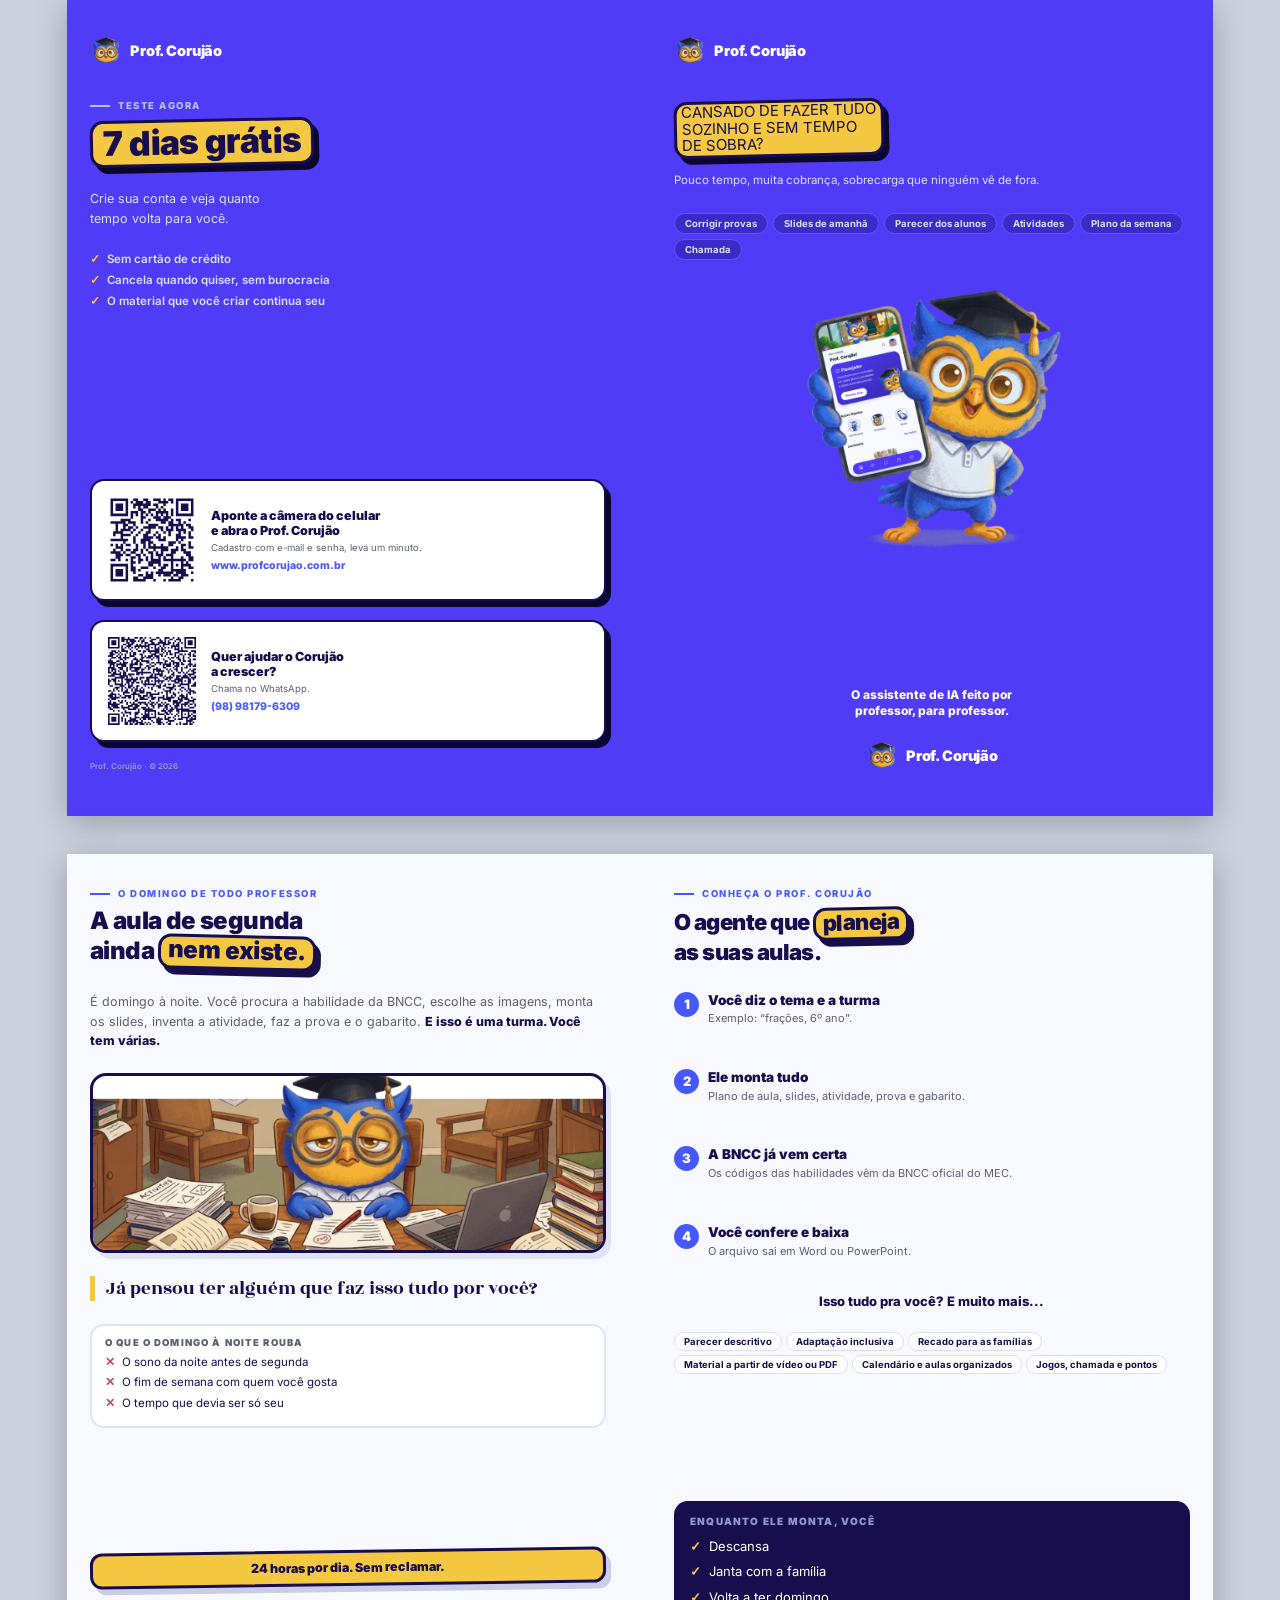
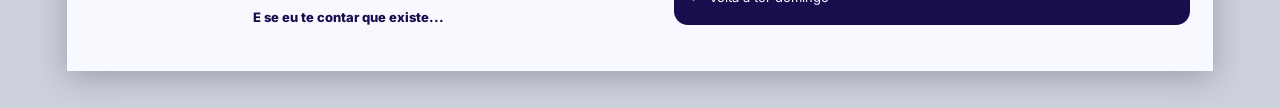
<file: folder/folder-conheca.html>
<!doctype html>
<html lang="pt-BR">
<head>
<meta charset="utf-8">
<title>Conheça o Prof. Corujão — Folder</title>
<link rel="stylesheet" href="fonts/fonts.css">
<style>
/* ═══════════════════════════════════════════════════════════════════
   FOLDER "CONHEÇA O PROF. CORUJÃO" — cartão de dobra simples

   Folha: 303 × 216 mm (A4 deitado 297×210 + 3 mm de sangria em volta).
   Dois painéis A5 por lado (148,5 mm cada depois do corte), dobrados ao
   meio na vertical, exatamente no centro da folha (151,5 mm).

   LADO EXTERNO (esq → dir): Contracapa 148,5 | Capa 148,5
     Ao dobrar, a Capa (painel direito) fica por cima, virada para fora;
     a Contracapa (painel esquerdo) fica por baixo, nas costas.
   LADO INTERNO (esq → dir): Página 2 148,5 | Página 3 148,5
     É a leitura de dentro, com as duas páginas lado a lado como um
     spread só quando o cartão é aberto.

   Margem de segurança: 6 mm do corte, 9 mm da dobra central (a dobra
   pede mais folga que o corte, porque o dedo passa ali), mais 3 mm de
   respiro no pé.

   Mesma identidade do folder-prospeccao (folder.html): base
   índigo/violeta, adesivo amarelo com borda navy e sombra dura, nunca
   emoji de coruja — sempre a logo.png.
   ═══════════════════════════════════════════════════════════════════ */
*, *::before, *::after { box-sizing: border-box; margin: 0; padding: 0; }

:root {
  --violet:    #503bf6;
  --indigo:    #4659ff;
  --navy:      #180e4e;
  --yellow:    #f5c842;
  --green:     #10b981;
  --green-ink: #063a28;
  --lilac:     #eef0ff;
  --paper:     #f8f9fe;
  --ink:       #0c1015;
  --muted:     #5b6070;
}

@page { size: 303mm 216mm; margin: 0; }

html, body {
  font-family: 'Inter', 'Liberation Sans', sans-serif;
  color: var(--ink);
  background: #cdd1de;
  -webkit-font-smoothing: antialiased;
  -webkit-print-color-adjust: exact;
  print-color-adjust: exact;
}

.folha {
  position: relative;
  width: 303mm; height: 216mm;
  page-break-after: always; break-after: page;
  background: var(--paper);
  margin: 0 auto;
}
.folha:last-child { page-break-after: auto; break-after: auto; }
@media screen { .folha { margin: 0 auto 10mm; box-shadow: 0 6px 30px rgba(0,0,0,.25); } }

.fundo { position: absolute; top: 0; height: 216mm; z-index: 0; }

.painel { position: absolute; top: 0; height: 216mm; z-index: 1; }
.painel > .conteudo {
  position: absolute; top: 9mm; bottom: 12mm;
  display: flex; flex-direction: column;
}
.painel.trim-esq > .conteudo { left: 6mm; }
.painel.trim-dir > .conteudo { right: 6mm; }
.painel.dobra-esq > .conteudo { left: 9mm; }
.painel.dobra-dir > .conteudo { right: 9mm; }

/* ── Adesivo amarelo: o componente assinatura ─────────────────────── */
.hl {
  --tilt: -1.2deg;
  display: inline-block;
  background: var(--yellow); color: var(--navy);
  border: 3px solid var(--navy);
  border-radius: 13px;
  padding: .02em .3em .1em;
  box-shadow: 5px 6px 0 var(--navy);
  transform: rotate(var(--tilt));
  line-height: 1.1;
}
.hl.tr { --tilt: 1.3deg; }
.hl.on-dark { box-shadow: 5px 6px 0 #0b0630; }

.selo {
  display: inline-block; white-space: nowrap;
  background: var(--green); color: var(--green-ink);
  border: 2.5px solid var(--green-ink);
  border-radius: 10px;
  padding: 4px 12px 5px;
  font-size: 10.5px; font-weight: 900;
  letter-spacing: .07em; text-transform: uppercase;
  box-shadow: 4px 4px 0 var(--green-ink);
  transform: rotate(-1deg);
}

.display { font-family: 'Rozha One', 'Liberation Serif', serif; font-weight: 400; text-transform: uppercase; }
.mt-a { margin-top: auto; }

.marca { display: flex; align-items: center; gap: 8px; }
.marca img { width: 32px; height: 32px; object-fit: contain; }
.marca span { font-weight: 900; font-size: 14.5px; letter-spacing: -.01em; }

.eyebrow { font-size: 9.5px; font-weight: 800; letter-spacing: .16em; text-transform: uppercase; color: var(--indigo); display: flex; align-items: center; gap: 8px; }
.eyebrow::before { content: ''; width: 20px; height: 2px; background: currentColor; }
.eyebrow.claro { color: #b9c0ff; }
.eyebrow.claro::before { background: #b9c0ff; }

h1.tit, h2.tit { font-size: 26px; font-weight: 900; line-height: 1.14; letter-spacing: -.025em; color: var(--navy); }
h2.tit .hl, h1.tit .hl { font-size: 26px; }
p.lead { font-size: 12px; line-height: 1.55; color: var(--muted); }
p.lead b { color: var(--navy); font-weight: 800; }

.fita {
  background: var(--yellow); color: var(--navy);
  border: 3px solid var(--navy); border-radius: 12px;
  box-shadow: 5px 6px 0 #c9cde6;
  transform: rotate(-.8deg);
  padding: 7px 10px; text-align: center;
  font-size: 12.5px; font-weight: 900; line-height: 1.3;
}
.fita.on-dark { box-shadow: 5px 6px 0 #0b0630; }

/* ── Tags de carga mental (capa) ──────────────────────────────────── */
.tags { display: flex; flex-wrap: wrap; gap: 5px; }
.tag { font-size: 9.5px; font-weight: 700; color: #dcdfff; background: #3d2bc9; border: 1px solid #6553f8; border-radius: 999px; padding: 4px 10px; }

/* ══════════ CAPA ══════════ */
.capa { color: #fff; }
.capa .g1 { font-size: 27px; font-weight: 900; line-height: 1.2; letter-spacing: -.02em; margin-top: 5mm; }
.capa .sub2 { font-size: 11.5px; line-height: 1.55; color: #dcdfff; margin-top: 4mm; }
.capa-owl { display: block; width: 66mm; margin: 5mm auto 0; }

/* ══════════ CONTRACAPA (oferta) ══════════ */
.contra { color: #fff; }
.contra h2 { font-size: 25px; font-weight: 900; line-height: 1.2; letter-spacing: -.025em; margin-top: 6px; }
.contra h2 .hl { font-size: 25px; }

.qr { background: #fff; border: 2.5px solid var(--navy); border-radius: 14px; padding: 10px 11px; display: flex; gap: 10px; align-items: center; box-shadow: 5px 6px 0 #0b0630; }
.qr img { width: 26mm; height: 26mm; flex-shrink: 0; }
.qr b { display: block; font-size: 12.5px; font-weight: 900; color: var(--navy); line-height: 1.2; }
.qr span { display: block; font-size: 9.5px; line-height: 1.4; color: var(--muted); margin-top: 3px; }
.qr .url { font-size: 10.5px; font-weight: 800; color: var(--indigo); margin-top: 4px; }

.rodape { font-size: 8px; color: #9198cf; font-weight: 600; }

/* ══════════ PÁGINA 2 (a dor) ══════════ */
.foto { border: 3px solid var(--navy); border-radius: 16px; overflow: hidden; box-shadow: 5px 6px 0 #dfe2f2; background: #fff; }
.foto img { display: block; width: 100%; height: 46mm; object-fit: cover; object-position: 50% 20%; }

.pergunta {
  font-family: 'Rozha One', serif; font-style: normal;
  font-size: 19px; line-height: 1.35; color: var(--navy);
  border-left: 5px solid var(--yellow); padding-left: 11px;
}

/* ══════════ PÁGINA 3 (a virada) ══════════ */
.passo { display: flex; gap: 9px; }
.passo .n {
  flex-shrink: 0; width: 25px; height: 25px; border-radius: 50%;
  background: var(--indigo); color: #fff;
  font-size: 13px; font-weight: 900; line-height: 25px; text-align: center;
}
.passo b { display: block; font-size: 13.5px; font-weight: 900; color: var(--navy); line-height: 1.25; }
.passo p { font-size: 11px; line-height: 1.45; color: var(--muted); margin-top: 3px; }

.pills { display: flex; flex-wrap: wrap; gap: 4px; }
.pill { font-size: 9.5px; font-weight: 700; color: var(--navy); background: #fff; border: 1.5px solid #dcdff2; border-radius: 999px; padding: 3px 9px; }

.recompensa { background: var(--navy); color: #fff; border-radius: 14px; padding: 14px 16px; }
.recompensa .cab { font-size: 10px; font-weight: 900; letter-spacing: .12em; text-transform: uppercase; color: #9198cf; margin-bottom: 8px; }
.recompensa div.item { display: flex; gap: 8px; font-size: 13px; line-height: 1.8; margin-bottom: 2px; }
.recompensa i { font-style: normal; color: var(--yellow); font-weight: 900; }

.custa { background: #fff; border: 2px solid #e2e5f5; border-radius: 14px; padding: 11px 13px; }
.custa .cab { font-size: 9.5px; font-weight: 900; letter-spacing: .12em; text-transform: uppercase; color: var(--muted); margin-bottom: 6px; }
.custa div.item { display: flex; gap: 7px; font-size: 11.5px; line-height: 1.5; color: var(--navy); margin-bottom: 3px; }
.custa i { font-style: normal; color: #c7455a; font-weight: 900; }

.garantias { display: flex; flex-direction: column; gap: 5px; }
.garantias div { display: flex; gap: 7px; font-size: 11.5px; line-height: 1.4; color: #dcdfff; font-weight: 600; }
.garantias i { font-style: normal; color: var(--yellow); font-weight: 900; }

/* ══════════ Guias de conferência (só no PDF de prova) ══════════ */
.guia { display: none; position: absolute; z-index: 50; pointer-events: none; }
body.guias .guia { display: block; }
.guia.corte  { border: 1px dashed #e11d48; inset: 3mm 3mm; }
.guia.seg    { border: 1px dashed #06b6d4; inset: 9mm 9mm; }
.guia.dobra  { top: 0; bottom: 0; width: 0; border-left: 1px dashed #e11d48; }
.guia.rot    { top: 2mm; font-size: 8px; color: #e11d48; font-family: 'Inter', sans-serif; font-weight: 700; background: #fff; padding: 0 3px; }
</style>
</head>
<body>

<!-- ═══════════════════ LADO EXTERNO ═══════════════════
     esquerda → direita: Contracapa (148,5) | Capa (148,5)
     ═════════════════════════════════════════════════════ -->
<section class="folha">

  <div class="fundo" style="left:0; width:151.5mm; background:var(--violet)"></div>
  <div class="fundo" style="left:151.5mm; width:151.5mm; background:var(--violet)"></div>

  <!-- ── Contracapa: 0 → 151,5 mm (sangria 3 + painel 148,5) ── -->
  <div class="painel contra trim-esq" style="left:0; width:151.5mm">
    <div class="conteudo" style="right:9mm">
      <div class="marca"><img src="../logo.png" alt=""><span>Prof. Corujão</span></div>

      <div style="margin-top:9mm">
        <div class="eyebrow claro">Teste agora</div>
        <h2 style="margin-top:8px">
          <span class="hl on-dark" style="font-size:34px">7 dias grátis</span>
        </h2>
      </div>

      <p style="font-size:12.5px;line-height:1.55;color:#dcdfff;margin-top:6mm;max-width:56mm">
        Crie sua conta e veja quanto tempo volta para você.
      </p>

      <div class="garantias" style="margin-top:6mm">
        <div><i>✓</i><span>Sem cartão de crédito</span></div>
        <div><i>✓</i><span>Cancela quando quiser, sem burocracia</span></div>
        <div><i>✓</i><span>O material que você criar continua seu</span></div>
      </div>

      <div class="mt-a" style="display:flex;flex-direction:column;gap:5mm">
        <div class="qr">
          <img src="assets/qr-site.svg" alt="QR code do site">
          <div>
            <b>Aponte a câmera do celular<br>e abra o Prof. Corujão</b>
            <span>Cadastro com e-mail e senha, leva um minuto.</span>
            <div class="url">www.profcorujao.com.br</div>
          </div>
        </div>

        <div class="qr">
          <img src="assets/qr-whats-apoiador.svg" alt="QR code do WhatsApp">
          <div>
            <b>Quer ajudar o Corujão<br>a crescer?</b>
            <span>Chama no WhatsApp.</span>
            <div class="url">(98) 98179-6309</div>
          </div>
        </div>

        <div class="rodape">Prof. Corujão · © 2026</div>
      </div>
    </div>
  </div>

  <!-- ── Capa: 151,5 → 303 mm (painel 148,5 + sangria 3) ── -->
  <div class="painel capa trim-dir" style="left:151.5mm; width:151.5mm">
    <div class="conteudo" style="left:9mm">
      <div class="marca"><img src="../logo.png" alt=""><span>Prof. Corujão</span></div>

      <div style="margin-top:9mm">
        <span class="hl on-dark" style="font-size:15px">CANSADO DE FAZER TUDO<br>SOZINHO E SEM TEMPO<br>DE SOBRA?</span>
      </div>

      <p class="sub2">Pouco tempo, muita cobrança, sobrecarga que ninguém vê de fora.</p>

      <div class="tags" style="margin-top:6mm">
        <span class="tag">Corrigir provas</span>
        <span class="tag">Slides de amanhã</span>
        <span class="tag">Parecer dos alunos</span>
        <span class="tag">Atividades</span>
        <span class="tag">Plano da semana</span>
        <span class="tag">Chamada</span>
      </div>

      <img src="../illu-01.png" alt="" class="capa-owl" style="width:72mm;margin-top:6mm">

      <div class="mt-a" style="text-align:center">
        <p style="font-size:12px;font-weight:800;color:#fff;line-height:1.4;max-width:56mm;margin:0 auto 5mm">
          O assistente de IA feito por professor, para professor.
        </p>
        <div class="marca" style="justify-content:center"><img src="../logo.png" alt=""><span>Prof. Corujão</span></div>
      </div>
    </div>
  </div>

  <div class="guia corte"></div>
  <div class="guia seg"></div>
  <div class="guia dobra" style="left:151.5mm"></div>
  <div class="guia rot" style="left:5mm">EXTERNO · Contracapa 148,5 | Capa 148,5</div>
</section>

<!-- ═══════════════════ LADO INTERNO ═══════════════════
     esquerda → direita: Página 2 (148,5) | Página 3 (148,5)
     ═════════════════════════════════════════════════════ -->
<section class="folha">

  <!-- ── Página 2: 0 → 151,5 mm · a dor ── -->
  <div class="painel trim-esq" style="left:0; width:151.5mm">
    <div class="conteudo" style="right:9mm">
      <div class="eyebrow">O domingo de todo professor</div>
      <h2 class="tit" style="margin-top:8px;font-size:24px">
        A aula de segunda<br>ainda <span class="hl tr" style="font-size:24px">nem existe.</span>
      </h2>

      <p class="lead" style="margin-top:6mm;font-size:12.5px">
        É domingo à noite. Você procura a habilidade da BNCC, escolhe as imagens,
        monta os slides, inventa a atividade, faz a prova e o gabarito.
        <b>E isso é uma turma. Você tem várias.</b>
      </p>

      <div class="foto" style="margin-top:6mm">
        <img src="../illu-02.png" alt="Professora corrigindo provas à noite, sozinha em casa">
      </div>

      <div style="margin-top:6mm">
        <div class="pergunta">Já pensou ter alguém que faz isso tudo por você?</div>
      </div>

      <div class="custa" style="margin-top:6mm">
        <div class="cab">O que o domingo à noite rouba</div>
        <div class="item"><i>✕</i><span>O sono da noite antes de segunda</span></div>
        <div class="item"><i>✕</i><span>O fim de semana com quem você gosta</span></div>
        <div class="item"><i>✕</i><span>O tempo que devia ser só seu</span></div>
      </div>

      <div class="mt-a">
        <div class="fita">24 horas por dia. Sem reclamar.</div>
        <p style="text-align:center;margin-top:6mm;font-size:13px;font-weight:800;color:var(--navy)">
          E se eu te contar que existe...
        </p>
      </div>
    </div>
  </div>

  <!-- ── Página 3: 151,5 → 303 mm · a virada ── -->
  <div class="painel trim-dir" style="left:151.5mm; width:151.5mm">
    <div class="conteudo" style="left:9mm">
      <div class="eyebrow">Conheça o Prof. Corujão</div>
      <h2 class="tit" style="margin-top:8px;font-size:22px">
        O agente que <span class="hl" style="font-size:22px">planeja</span><br>as suas aulas.
      </h2>

      <div style="margin-top:7mm;display:flex;flex-direction:column;gap:11mm">
        <div class="passo">
          <div class="n">1</div>
          <div><b>Você diz o tema e a turma</b><p>Exemplo: “frações, 6º ano”.</p></div>
        </div>
        <div class="passo">
          <div class="n">2</div>
          <div><b>Ele monta tudo</b><p>Plano de aula, slides, atividade, prova e gabarito.</p></div>
        </div>
        <div class="passo">
          <div class="n">3</div>
          <div><b>A BNCC já vem certa</b><p>Os códigos das habilidades vêm da BNCC oficial do MEC.</p></div>
        </div>
        <div class="passo">
          <div class="n">4</div>
          <div><b>Você confere e baixa</b><p>O arquivo sai em Word ou PowerPoint.</p></div>
        </div>
      </div>

      <p style="text-align:center;margin-top:9mm;font-size:13px;font-weight:800;color:var(--navy)">
        Isso tudo pra você? E muito mais...
      </p>

      <div class="pills" style="margin-top:6mm">
        <span class="pill">Parecer descritivo</span>
        <span class="pill">Adaptação inclusiva</span>
        <span class="pill">Recado para as famílias</span>
        <span class="pill">Material a partir de vídeo ou PDF</span>
        <span class="pill">Calendário e aulas organizados</span>
        <span class="pill">Jogos, chamada e pontos</span>
      </div>

      <div class="mt-a">
        <div class="recompensa">
          <div class="cab">Enquanto ele monta, você</div>
          <div class="item"><i>✓</i><span>Descansa</span></div>
          <div class="item"><i>✓</i><span>Janta com a família</span></div>
          <div class="item"><i>✓</i><span>Volta a ter domingo</span></div>
        </div>
      </div>
    </div>
  </div>

  <div class="guia corte"></div>
  <div class="guia seg"></div>
  <div class="guia dobra" style="left:151.5mm"></div>
  <div class="guia rot" style="left:5mm">INTERNO · Página 2 148,5 | Página 3 148,5</div>
</section>

</body>
</html>
</file>
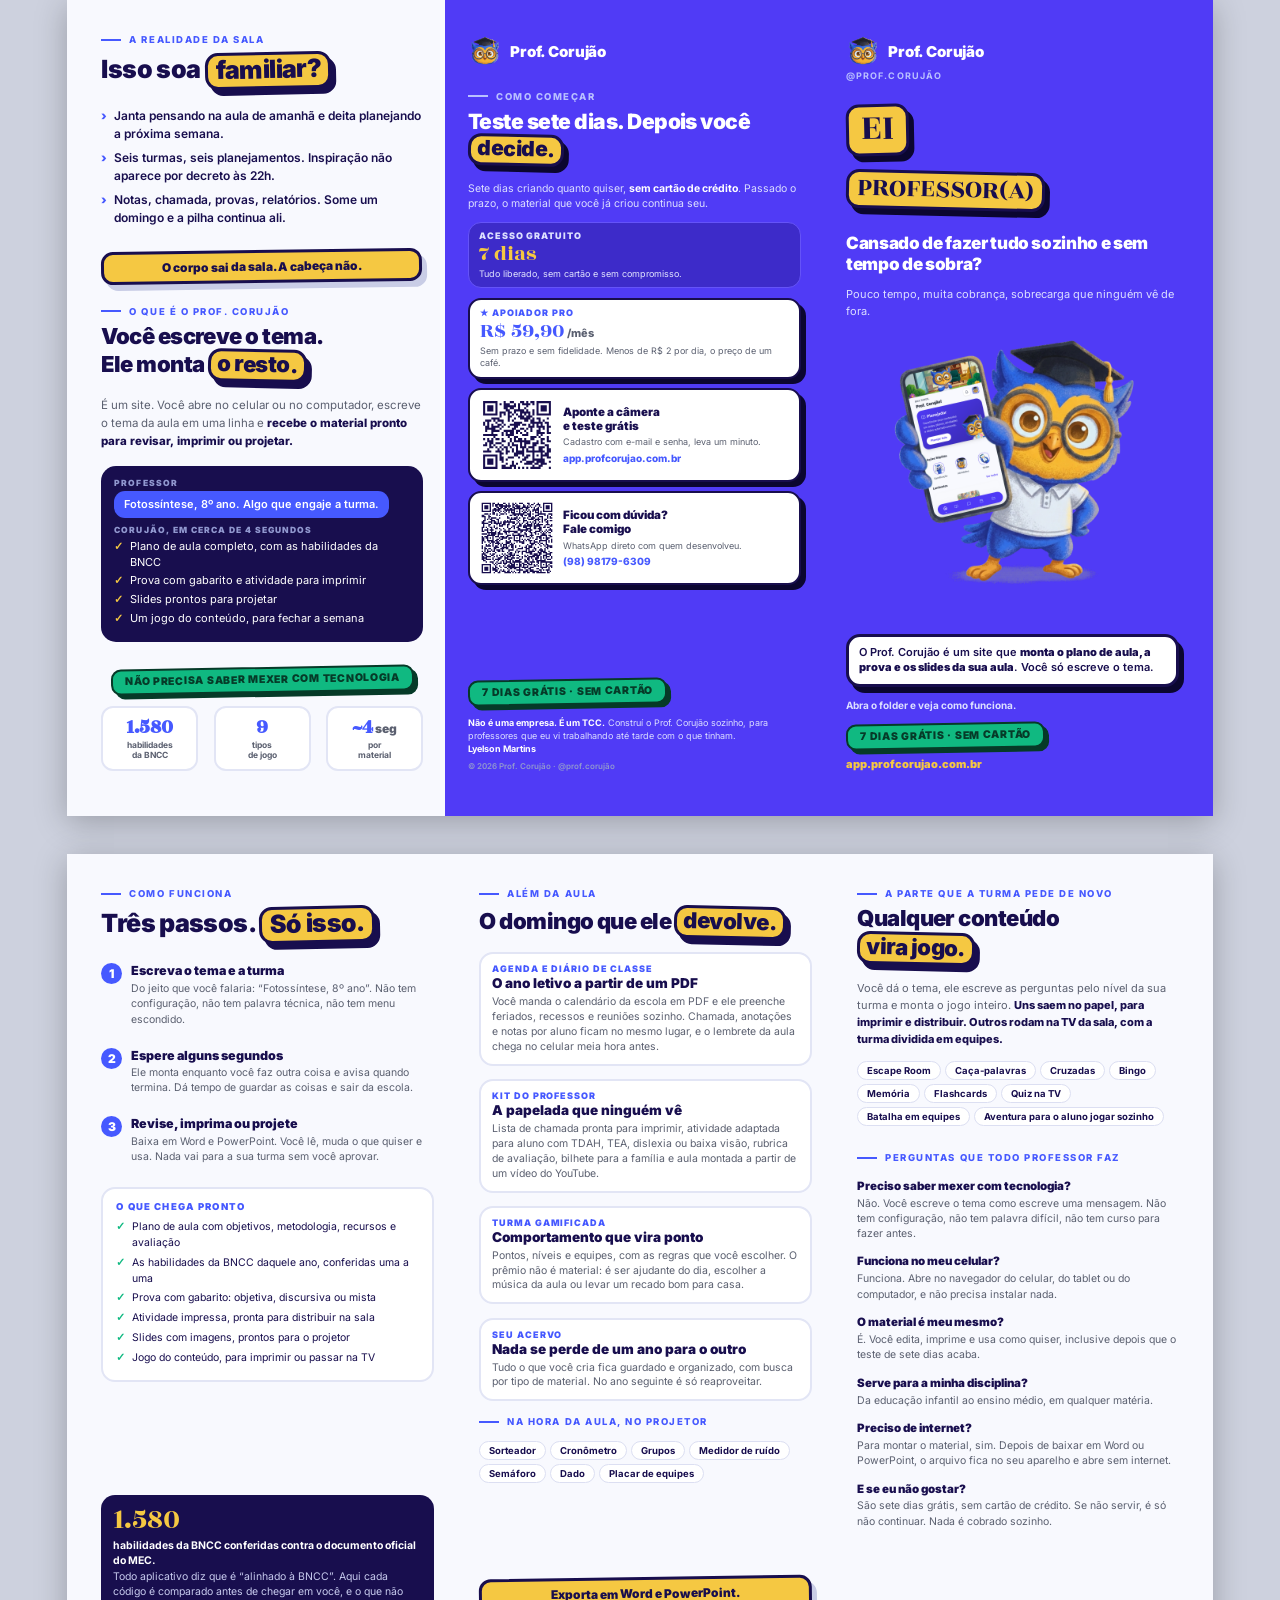
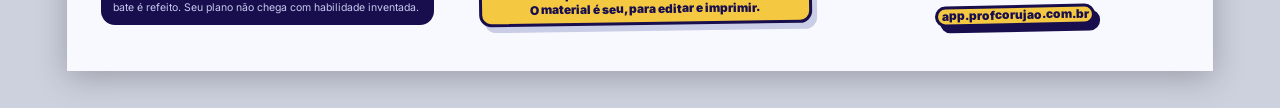
<file: folder/folder.html>
<!doctype html>
<html lang="pt-BR">
<head>
<meta charset="utf-8">
<title>Prof. Corujão — Folder de prospecção</title>
<link rel="stylesheet" href="fonts/fonts.css">
<style>
/* ═══════════════════════════════════════════════════════════════════
   FOLDER PROF. CORUJÃO — tríptico com duas dobras (dobra em C)

   Folha: 303 × 216 mm (A4 deitado 297×210 + 3 mm de sangria em volta).
   Painéis depois do corte: 100 + 100 + 97 mm. O de 97 mm dobra para
   dentro, conforme o gabarito da gráfica.

   PARTE EXTERNA  (esq → dir): Interna 97 | Contra Capa 100 | Capa 100
   PARTE INTERNA  (esq → dir): Verso Capa 100 | Verso Contra Capa 100 |
                               Verso Interna 97

   Margem de segurança: 6 mm do corte e de cada vinco, mais 3 mm no pé.

   IMPORTAÇÃO NO CANVA: tudo aqui é cor chapada, sem gradiente, sem blur
   e sem filter. Gradiente vira shading pattern no PDF e o Canva rasteriza
   a página inteira junto — por isso o fundo chegava como um bloco só.
   Com cor chapada, cada retângulo e cada texto chega como objeto próprio.
   Pelo mesmo motivo: nada de overflow:hidden (clip path) nos painéis.

   Leitor-alvo: professora que nunca ouviu falar do app e não se considera
   boa de tecnologia. A peça diz o que a coisa é em português de gente,
   mostra que é fácil e responde as dúvidas antes de pedir o cadastro.
   ═══════════════════════════════════════════════════════════════════ */
*, *::before, *::after { box-sizing: border-box; margin: 0; padding: 0; }

:root {
  --violet:    #503bf6;
  --indigo:    #4659ff;
  --navy:      #180e4e;
  --yellow:    #f5c842;
  --green:     #10b981;
  --green-ink: #063a28;
  --lilac:     #eef0ff;
  --paper:     #f8f9fe;
  --ink:       #0c1015;
  --muted:     #5b6070;
}

@page { size: 303mm 216mm; margin: 0; }

html, body {
  font-family: 'Inter', 'Liberation Sans', sans-serif;
  color: var(--ink);
  background: #cdd1de;
  -webkit-font-smoothing: antialiased;
  -webkit-print-color-adjust: exact;
  print-color-adjust: exact;
}

.folha {
  position: relative;
  width: 303mm; height: 216mm;
  page-break-after: always; break-after: page;
  background: var(--paper);
  margin: 0 auto;
}
.folha:last-child { page-break-after: auto; break-after: auto; }
@media screen { .folha { margin: 0 auto 10mm; box-shadow: 0 6px 30px rgba(0,0,0,.25); } }

/* Fundo de cada painel: retângulo de cor chapada, sangrando pelo seu lado. */
.fundo { position: absolute; top: 0; height: 216mm; z-index: 0; }

.painel { position: absolute; top: 0; height: 216mm; z-index: 1; }
.painel > .conteudo {
  position: absolute; top: 9mm; bottom: 12mm; left: 6mm; right: 6mm;
  display: flex; flex-direction: column;
}
.painel.esq > .conteudo { left: 9mm; }
.painel.dir > .conteudo { right: 9mm; }

/* ── Adesivo amarelo: o componente assinatura ─────────────────────── */
.hl {
  --tilt: -1.2deg;
  display: inline-block;
  background: var(--yellow); color: var(--navy);
  border: 3px solid var(--navy);
  border-radius: 13px;
  padding: .02em .3em .1em;
  box-shadow: 5px 6px 0 var(--navy);
  transform: rotate(var(--tilt));
  line-height: 1.1;
}
.hl.tr { --tilt: 1.3deg; }
.hl.on-dark { box-shadow: 5px 6px 0 #0b0630; }

.selo {
  display: inline-block; white-space: nowrap;
  background: var(--green); color: var(--green-ink);
  border: 2.5px solid var(--green-ink);
  border-radius: 10px;
  padding: 4px 12px 5px;
  font-size: 10.5px; font-weight: 900;
  letter-spacing: .07em; text-transform: uppercase;
  box-shadow: 4px 4px 0 var(--green-ink);
  transform: rotate(-1deg);
}

.display { font-family: 'Rozha One', 'Liberation Serif', serif; font-weight: 400; text-transform: uppercase; }
.mt-a { margin-top: auto; }

.marca { display: flex; align-items: center; gap: 8px; }
.marca img { width: 34px; height: 34px; object-fit: contain; }
.marca span { font-weight: 900; font-size: 15px; letter-spacing: -.01em; }

.eyebrow { font-size: 9.5px; font-weight: 800; letter-spacing: .16em; text-transform: uppercase; color: var(--indigo); display: flex; align-items: center; gap: 8px; }
.eyebrow::before { content: ''; width: 20px; height: 2px; background: currentColor; }
.eyebrow.claro { color: #b9c0ff; }
.eyebrow.claro::before { background: #b9c0ff; }

h2.tit { font-size: 25px; font-weight: 900; line-height: 1.16; letter-spacing: -.025em; color: var(--navy); margin-top: 7px; }
h2.tit .hl { font-size: 25px; }
p.lead { font-size: 12px; line-height: 1.55; color: var(--muted); }
p.lead b { color: var(--navy); font-weight: 800; }

.fita {
  background: var(--yellow); color: var(--navy);
  border: 3px solid var(--navy); border-radius: 12px;
  box-shadow: 5px 6px 0 #c9cde6;
  transform: rotate(-.8deg);
  padding: 6px 10px; text-align: center;
  font-size: 12px; font-weight: 900; line-height: 1.25;
}

/* ══════════ CAPA ══════════ */
.capa { color: #fff; }
.capa .handle { font-size: 9px; font-weight: 700; letter-spacing: .12em; text-transform: uppercase; color: #b9c0ff; margin-top: 2px; }
.capa .g1 { font-size: 38px; line-height: 1; margin-top: 6mm; }
.capa .g2 { font-size: 27px; line-height: 1; margin-top: 4mm; }
.capa .sub { font-size: 17px; font-weight: 900; line-height: 1.24; letter-spacing: -.02em; margin-top: 6mm; }
.capa .sub2 { font-size: 11px; line-height: 1.5; color: #dcdfff; margin-top: 3mm; }
.capa-owl { display: block; width: 68mm; margin: 4mm auto 0; }

/* o que é o app, dito sem rodeio, ainda na capa */
.oquee {
  background: #fff; color: var(--navy);
  border: 3px solid var(--navy); border-radius: 14px;
  box-shadow: 5px 6px 0 #0b0630;
  padding: 8px 10px;
  font-size: 11px; line-height: 1.42; font-weight: 600;
}
.oquee b { font-weight: 900; }

.capa .fim p { font-size: 10px; font-weight: 700; color: #dcdfff; margin-top: 3mm; line-height: 1.4; }
.capa .url { font-size: 11px; font-weight: 900; color: var(--yellow); margin-top: 2mm; }

/* ══════════ INTERNA (dor + o que é) ══════════ */
.dores { margin-top: 5mm; display: flex; flex-direction: column; gap: 6px; }
.dores div { display: flex; gap: 7px; font-size: 12px; line-height: 1.5; color: var(--navy); font-weight: 600; }
.dores i { font-style: normal; color: var(--indigo); font-weight: 900; }

.chat { background: var(--navy); border-radius: 15px; padding: 12px 13px; color: #fff; margin-top: 4mm; }
.chat .quem { font-size: 8.5px; font-weight: 900; letter-spacing: .12em; text-transform: uppercase; color: #9198cf; }
.chat .fala { background: var(--indigo); border-radius: 11px; padding: 6px 10px; font-size: 11px; font-weight: 600; display: inline-block; margin: 3px 0 7px; line-height: 1.35; }
.chk { display: flex; gap: 7px; font-size: 11px; line-height: 1.45; margin: 3px 0; }
.chk i { font-style: normal; color: var(--yellow); font-weight: 900; }

.numeros { display: flex; gap: 4mm; }
.numeros div { flex: 1; background: #fff; border: 2px solid #e2e5f5; border-radius: 12px; padding: 8px 6px; text-align: center; }
.numeros b { display: block; font-family: 'Rozha One', serif; font-size: 21px; color: var(--indigo); line-height: 1.05; white-space: nowrap; }
.numeros b .un { display: inline; margin-left: 2px; font-family: 'Inter', sans-serif; font-size: 12px; font-weight: 900; }
.numeros span { display: block; font-size: 8.5px; font-weight: 700; color: var(--muted); line-height: 1.25; margin-top: 2px; }

/* ══════════ CONTRA CAPA (oferta) ══════════ */
.contra { color: #fff; }
.contra h2 { font-size: 21px; font-weight: 900; line-height: 1.2; letter-spacing: -.025em; margin-top: 7px; }
.contra h2 .hl { font-size: 21px; }
.plano { background: #3d2bc9; border: 1.5px solid #6553f8; border-radius: 13px; padding: 7px 10px; margin-top: 2.5mm; }
.plano.pro { background: #fff; color: var(--navy); border: 2.5px solid var(--navy); box-shadow: 5px 5px 0 #0b0630; }
.plano .nome { font-size: 9px; font-weight: 900; letter-spacing: .1em; text-transform: uppercase; color: #dcdfff; }
.plano .pr { font-family: 'Rozha One', serif; font-size: 22px; line-height: 1.15; color: var(--yellow); }
.plano.pro .nome { color: var(--indigo); }
.plano.pro .pr { color: var(--indigo); }
.plano .pr small { font-family: 'Inter', sans-serif; font-size: 11px; font-weight: 800; color: var(--muted); }
.plano .sub { font-size: 9px; line-height: 1.38; color: #e3e5ff; margin-top: 2px; }
.plano.pro .sub { color: var(--muted); }

.qr { background: #fff; border: 2.5px solid var(--navy); border-radius: 13px; padding: 7px 9px; display: flex; gap: 8px; align-items: center; box-shadow: 5px 5px 0 #0b0630; margin-top: 2.5mm; }
.qr img { width: 20mm; height: 20mm; flex-shrink: 0; }
.qr b { display: block; font-size: 11.5px; font-weight: 900; color: var(--navy); line-height: 1.18; }
.qr span { display: block; font-size: 9px; line-height: 1.35; color: var(--muted); margin-top: 3px; }
.qr .url { font-size: 10px; font-weight: 800; color: var(--indigo); margin-top: 3px; }

.tcc { font-size: 9px; line-height: 1.45; color: #dcdfff; margin-top: 3mm; }
.tcc b { color: #fff; }
.rodape { font-size: 8px; color: #9198cf; font-weight: 600; margin-top: 1.5mm; }

/* ══════════ MIOLO ══════════ */
.passo { display: flex; gap: 9px; margin-top: 5.5mm; }
.passo .n {
  flex-shrink: 0; width: 21px; height: 21px; border-radius: 50%;
  background: var(--indigo); color: #fff;
  font-size: 12px; font-weight: 900; line-height: 21px; text-align: center;
}
.passo b { display: block; font-size: 12.5px; font-weight: 900; color: var(--navy); line-height: 1.25; }
.passo p { font-size: 10.5px; line-height: 1.45; color: var(--muted); margin-top: 2px; }

.recebe { background: #fff; border: 2px solid #e2e5f5; border-radius: 14px; padding: 11px 13px; margin-top: 6mm; }
.recebe .cab { font-size: 9.5px; font-weight: 900; letter-spacing: .12em; text-transform: uppercase; color: var(--indigo); margin-bottom: 5px; }
.recebe div { display: flex; gap: 7px; font-size: 10.5px; line-height: 1.5; color: var(--navy); margin-bottom: 4px; }
.recebe i { font-style: normal; color: var(--green); font-weight: 900; }

.bncc { background: var(--navy); color: #fff; border-radius: 14px; padding: 10px 12px; }
.bncc .n { font-family: 'Rozha One', serif; font-size: 30px; color: var(--yellow); line-height: 1; }
.bncc p { font-size: 10.5px; line-height: 1.48; margin-top: 3px; }
.bncc p span { color: #c7cbee; }

.item { background: #fff; border: 2px solid #e2e5f5; border-radius: 14px; padding: 9px 11px; margin-top: 3.5mm; }
.item .tag { font-size: 9px; font-weight: 900; letter-spacing: .1em; text-transform: uppercase; color: var(--indigo); }
.item b { display: block; font-size: 13.5px; font-weight: 900; color: var(--navy); margin: 2px 0 3px; line-height: 1.18; }
.item p { font-size: 10.5px; line-height: 1.42; color: var(--muted); }

.pills { display: flex; flex-wrap: wrap; gap: 4px; margin-top: 3.5mm; }
.pill { font-size: 9.5px; font-weight: 700; color: var(--navy); background: #fff; border: 1.5px solid #dcdff2; border-radius: 999px; padding: 3px 9px; }

.faq { margin-top: 4mm; }
.faq > div { margin-bottom: 3.5mm; }
.faq .q { font-size: 11.5px; font-weight: 900; color: var(--navy); line-height: 1.3; }
.faq .a { font-size: 10.5px; line-height: 1.45; color: var(--muted); margin-top: 2px; }

/* ══════════ Guias de conferência (só no PDF de prova) ══════════ */
.guia { display: none; position: absolute; z-index: 50; pointer-events: none; }
body.guias .guia { display: block; }
.guia.corte  { border: 1px dashed #e11d48; inset: 3mm 3mm; }
.guia.seg    { border: 1px dashed #06b6d4; inset: 9mm 9mm; }
.guia.dobra  { top: 0; bottom: 0; width: 0; border-left: 1px dashed #e11d48; }
.guia.rot    { top: 2mm; font-size: 8px; color: #e11d48; font-family: 'Inter', sans-serif; font-weight: 700; background: #fff; padding: 0 3px; }
</style>
</head>
<body>

<!-- ═══════════════════ PARTE EXTERNA ═══════════════════
     esquerda → direita: Interna (97) | Contra Capa (100) | Capa (100)
     ═════════════════════════════════════════════════════ -->
<section class="folha">

  <div class="fundo" style="left:100mm; width:100mm; background:var(--violet)"></div>
  <div class="fundo" style="left:200mm; width:103mm; background:var(--violet)"></div>

  <!-- ── Painel Interna: 0 → 100 mm (sangria 3 + painel 97) ── -->
  <div class="painel esq" style="left:0; width:100mm">
    <div class="conteudo">
      <div class="eyebrow">A realidade da sala</div>
      <h2 class="tit">Isso soa <span class="hl">familiar?</span></h2>

      <div class="dores">
        <div><i>›</i><span>Janta pensando na aula de amanhã e deita planejando a próxima semana.</span></div>
        <div><i>›</i><span>Seis turmas, seis planejamentos. Inspiração não aparece por decreto às 22h.</span></div>
        <div><i>›</i><span>Notas, chamada, provas, relatórios. Some um domingo e a pilha continua ali.</span></div>
      </div>

      <div style="margin-top:6mm"><div class="fita">O corpo sai da sala. A cabeça não.</div></div>

      <div style="margin-top:6mm">
        <div class="eyebrow">O que é o Prof. Corujão</div>
        <h2 class="tit" style="font-size:22px">Você escreve o tema.<br>Ele monta <span class="hl tr" style="font-size:22px">o resto.</span></h2>
      </div>

      <p class="lead" style="margin-top:4mm;font-size:11.5px">
        É um site. Você abre no celular ou no computador, escreve o tema da aula em
        uma linha e <b>recebe o material pronto para revisar, imprimir ou projetar.</b>
      </p>

      <div class="chat">
        <div class="quem">Professor</div>
        <div class="fala">Fotossíntese, 8º ano. Algo que engaje a turma.</div>
        <div class="quem">Corujão, em cerca de 4 segundos</div>
        <div style="margin-top:4px">
          <div class="chk"><i>✓</i><span>Plano de aula completo, com as habilidades da BNCC</span></div>
          <div class="chk"><i>✓</i><span>Prova com gabarito e atividade para imprimir</span></div>
          <div class="chk"><i>✓</i><span>Slides prontos para projetar</span></div>
          <div class="chk"><i>✓</i><span>Um jogo do conteúdo, para fechar a semana</span></div>
        </div>
      </div>

      <div class="mt-a" style="padding-top:4mm">
        <div style="text-align:center;margin-bottom:3.5mm">
          <span class="selo">Não precisa saber mexer com tecnologia</span>
        </div>
        <div class="numeros">
          <div><b>1.580</b><span>habilidades<br>da BNCC</span></div>
          <div><b>9</b><span>tipos<br>de jogo</span></div>
          <div><b>~4<span class="un">seg</span></b><span>por<br>material</span></div>
        </div>
      </div>
    </div>
  </div>

  <!-- ── Painel Contra Capa: 100 → 200 mm ── -->
  <div class="painel contra" style="left:100mm; width:100mm">
    <div class="conteudo">
      <div class="marca"><img src="../logo.png" alt=""><span>Prof. Corujão</span></div>

      <div style="margin-top:6mm">
        <div class="eyebrow claro">Como começar</div>
        <h2>Teste sete dias. Depois você <span class="hl on-dark tr">decide.</span></h2>
      </div>

      <p style="font-size:10.5px;line-height:1.5;color:#dcdfff;margin-top:4mm">
        Sete dias criando quanto quiser, <b style="color:#fff">sem cartão de crédito</b>.
        Passado o prazo, o material que você já criou continua seu.
      </p>

      <div class="plano">
        <div class="nome">Acesso gratuito</div>
        <div class="pr">7 dias</div>
        <div class="sub">Tudo liberado, sem cartão e sem compromisso.</div>
      </div>
      <div class="plano pro">
        <div class="nome">★ Apoiador Pro</div>
        <div class="pr">R$ 59,90<small> /mês</small></div>
        <div class="sub">Sem prazo e sem fidelidade. Menos de R$ 2 por dia, o preço de um café.</div>
      </div>

      <div class="qr">
        <img src="assets/qr-app.svg" alt="QR code para testar grátis">
        <div>
          <b>Aponte a câmera<br>e teste grátis</b>
          <span>Cadastro com e-mail e senha, leva um minuto.</span>
          <div class="url">app.profcorujao.com.br</div>
        </div>
      </div>
      <div class="qr">
        <img src="assets/qr-whats.svg" alt="QR code do WhatsApp">
        <div>
          <b>Ficou com dúvida?<br>Fale comigo</b>
          <span>WhatsApp direto com quem desenvolveu.</span>
          <div class="url">(98) 98179-6309</div>
        </div>
      </div>

      <div class="mt-a" style="padding-top:2mm">
        <span class="selo">7 dias grátis · sem cartão</span>
        <p class="tcc">
          <b>Não é uma empresa. É um TCC.</b> Construí o Prof. Corujão sozinho, para
          professores que eu vi trabalhando até tarde com o que tinham.<br><b>Lyelson Martins</b>
        </p>
        <div class="rodape">© 2026 Prof. Corujão · @prof.corujão</div>
      </div>
    </div>
  </div>

  <!-- ── Painel Capa: 200 → 303 mm (painel 100 + sangria 3) ── -->
  <div class="painel capa dir" style="left:200mm; width:103mm">
    <div class="conteudo">
      <div class="marca"><img src="../logo.png" alt=""><span>Prof. Corujão</span></div>
      <div class="handle">@prof.corujão</div>

      <div class="g1"><span class="display hl on-dark">Ei</span></div>
      <div class="g2"><span class="display hl on-dark tr">Professor(a)</span></div>

      <div class="sub">Cansado de fazer tudo sozinho e sem tempo de sobra?</div>
      <div class="sub2">Pouco tempo, muita cobrança, sobrecarga que ninguém vê de fora.</div>

      <img src="../illu-01.png" alt="" class="capa-owl">

      <div class="mt-a fim">
        <div class="oquee">
          O Prof. Corujão é um site que <b>monta o plano de aula, a prova e os slides
          da sua aula</b>. Você só escreve o tema.
        </div>
        <p>Abra o folder e veja como funciona.</p>
        <div style="margin-top:3mm"><span class="selo">7 dias grátis · sem cartão</span></div>
        <div class="url">app.profcorujao.com.br</div>
      </div>
    </div>
  </div>

  <div class="guia corte"></div>
  <div class="guia seg"></div>
  <div class="guia dobra" style="left:100mm"></div>
  <div class="guia dobra" style="left:200mm"></div>
  <div class="guia rot" style="left:5mm">EXTERNA · Interna 97 | Contra Capa 100 | Capa 100</div>
</section>

<!-- ═══════════════════ PARTE INTERNA ═══════════════════
     esquerda → direita: Verso Capa (100) | Verso Contra Capa (100) |
                         Verso Interna (97)
     ═════════════════════════════════════════════════════ -->
<section class="folha">

  <!-- ── Verso Capa: 0 → 103 mm · como funciona ── -->
  <div class="painel esq" style="left:0; width:103mm">
    <div class="conteudo">
      <div class="eyebrow">Como funciona</div>
      <h2 class="tit">Três passos. <span class="hl">Só isso.</span></h2>

      <div class="passo">
        <div class="n">1</div>
        <div>
          <b>Escreva o tema e a turma</b>
          <p>Do jeito que você falaria: “Fotossíntese, 8º ano”. Não tem configuração,
          não tem palavra técnica, não tem menu escondido.</p>
        </div>
      </div>
      <div class="passo">
        <div class="n">2</div>
        <div>
          <b>Espere alguns segundos</b>
          <p>Ele monta enquanto você faz outra coisa e avisa quando termina. Dá tempo
          de guardar as coisas e sair da escola.</p>
        </div>
      </div>
      <div class="passo">
        <div class="n">3</div>
        <div>
          <b>Revise, imprima ou projete</b>
          <p>Baixa em Word e PowerPoint. Você lê, muda o que quiser e usa. Nada vai
          para a sua turma sem você aprovar.</p>
        </div>
      </div>

      <div class="recebe">
        <div class="cab">O que chega pronto</div>
        <div><i>✓</i><span>Plano de aula com objetivos, metodologia, recursos e avaliação</span></div>
        <div><i>✓</i><span>As habilidades da BNCC daquele ano, conferidas uma a uma</span></div>
        <div><i>✓</i><span>Prova com gabarito: objetiva, discursiva ou mista</span></div>
        <div><i>✓</i><span>Atividade impressa, pronta para distribuir na sala</span></div>
        <div><i>✓</i><span>Slides com imagens, prontos para o projetor</span></div>
        <div><i>✓</i><span>Jogo do conteúdo, para imprimir ou passar na TV</span></div>
      </div>

      <div class="mt-a" style="padding-top:4mm">
        <div class="bncc">
          <div class="n">1.580</div>
          <p>
            <b>habilidades da BNCC conferidas contra o documento oficial do MEC.</b><br>
            <span>Todo aplicativo diz que é “alinhado à BNCC”. Aqui cada código é
            comparado antes de chegar em você, e o que não bate é refeito. Seu plano
            não chega com habilidade inventada.</span>
          </p>
        </div>
      </div>
    </div>
  </div>

  <!-- ── Verso Contra Capa: 103 → 203 mm · além da aula ── -->
  <div class="painel" style="left:103mm; width:100mm">
    <div class="conteudo">
      <div class="eyebrow">Além da aula</div>
      <h2 class="tit" style="font-size:22px">O domingo que ele <span class="hl tr" style="font-size:22px">devolve.</span></h2>

      <div class="item">
        <div class="tag">Agenda e diário de classe</div>
        <b>O ano letivo a partir de um PDF</b>
        <p>Você manda o calendário da escola em PDF e ele preenche feriados, recessos
        e reuniões sozinho. Chamada, anotações e notas por aluno ficam no mesmo lugar,
        e o lembrete da aula chega no celular meia hora antes.</p>
      </div>

      <div class="item">
        <div class="tag">Kit do Professor</div>
        <b>A papelada que ninguém vê</b>
        <p>Lista de chamada pronta para imprimir, atividade adaptada para aluno com
        TDAH, TEA, dislexia ou baixa visão, rubrica de avaliação, bilhete para a
        família e aula montada a partir de um vídeo do YouTube.</p>
      </div>

      <div class="item">
        <div class="tag">Turma gamificada</div>
        <b>Comportamento que vira ponto</b>
        <p>Pontos, níveis e equipes, com as regras que você escolher. O prêmio não é
        material: é ser ajudante do dia, escolher a música da aula ou levar um recado
        bom para casa.</p>
      </div>

      <div class="item">
        <div class="tag">Seu acervo</div>
        <b>Nada se perde de um ano para o outro</b>
        <p>Tudo o que você cria fica guardado e organizado, com busca por tipo de
        material. No ano seguinte é só reaproveitar.</p>
      </div>

      <div style="margin-top:4mm">
        <div class="eyebrow">Na hora da aula, no projetor</div>
        <div class="pills">
          <span class="pill">Sorteador</span><span class="pill">Cronômetro</span>
          <span class="pill">Grupos</span><span class="pill">Medidor de ruído</span>
          <span class="pill">Semáforo</span><span class="pill">Dado</span>
          <span class="pill">Placar de equipes</span>
        </div>
      </div>

      <div class="mt-a" style="padding-top:4mm">
        <div class="fita">Exporta em Word e PowerPoint.<br>O material é seu, para editar e imprimir.</div>
      </div>
    </div>
  </div>

  <!-- ── Verso Interna: 203 → 303 mm · jogos e dúvidas ── -->
  <div class="painel dir" style="left:203mm; width:100mm">
    <div class="conteudo">
      <div class="eyebrow">A parte que a turma pede de novo</div>
      <h2 class="tit" style="font-size:22px">Qualquer conteúdo <span class="hl tr" style="font-size:22px">vira jogo.</span></h2>

      <p class="lead" style="margin-top:4mm;font-size:11px">
        Você dá o tema, ele escreve as perguntas pelo nível da sua turma e monta o jogo
        inteiro. <b>Uns saem no papel, para imprimir e distribuir. Outros rodam na TV
        da sala, com a turma dividida em equipes.</b>
      </p>

      <div class="pills">
        <span class="pill">Escape Room</span><span class="pill">Caça-palavras</span>
        <span class="pill">Cruzadas</span><span class="pill">Bingo</span>
        <span class="pill">Memória</span><span class="pill">Flashcards</span>
        <span class="pill">Quiz na TV</span><span class="pill">Batalha em equipes</span>
        <span class="pill">Aventura para o aluno jogar sozinho</span>
      </div>

      <div style="margin-top:7mm">
        <div class="eyebrow">Perguntas que todo professor faz</div>
      </div>

      <div class="faq">
        <div>
          <div class="q">Preciso saber mexer com tecnologia?</div>
          <div class="a">Não. Você escreve o tema como escreve uma mensagem. Não tem
          configuração, não tem palavra difícil, não tem curso para fazer antes.</div>
        </div>
        <div>
          <div class="q">Funciona no meu celular?</div>
          <div class="a">Funciona. Abre no navegador do celular, do tablet ou do
          computador, e não precisa instalar nada.</div>
        </div>
        <div>
          <div class="q">O material é meu mesmo?</div>
          <div class="a">É. Você edita, imprime e usa como quiser, inclusive depois que
          o teste de sete dias acaba.</div>
        </div>
        <div>
          <div class="q">Serve para a minha disciplina?</div>
          <div class="a">Da educação infantil ao ensino médio, em qualquer matéria.</div>
        </div>
        <div>
          <div class="q">Preciso de internet?</div>
          <div class="a">Para montar o material, sim. Depois de baixar em Word ou
          PowerPoint, o arquivo fica no seu aparelho e abre sem internet.</div>
        </div>
        <div>
          <div class="q">E se eu não gostar?</div>
          <div class="a">São sete dias grátis, sem cartão de crédito. Se não servir,
          é só não continuar. Nada é cobrado sozinho.</div>
        </div>
      </div>

      <div class="mt-a" style="padding-top:4mm;text-align:center">
        <span class="hl" style="font-size:12px;font-weight:900;margin-right:6px">app.profcorujao.com.br</span>
      </div>
    </div>
  </div>

  <div class="guia corte"></div>
  <div class="guia seg"></div>
  <div class="guia dobra" style="left:103mm"></div>
  <div class="guia dobra" style="left:203mm"></div>
  <div class="guia rot" style="left:5mm">INTERNA · Verso Capa 100 | Verso Contra Capa 100 | Verso Interna 97</div>
</section>

</body>
</html>
</file>
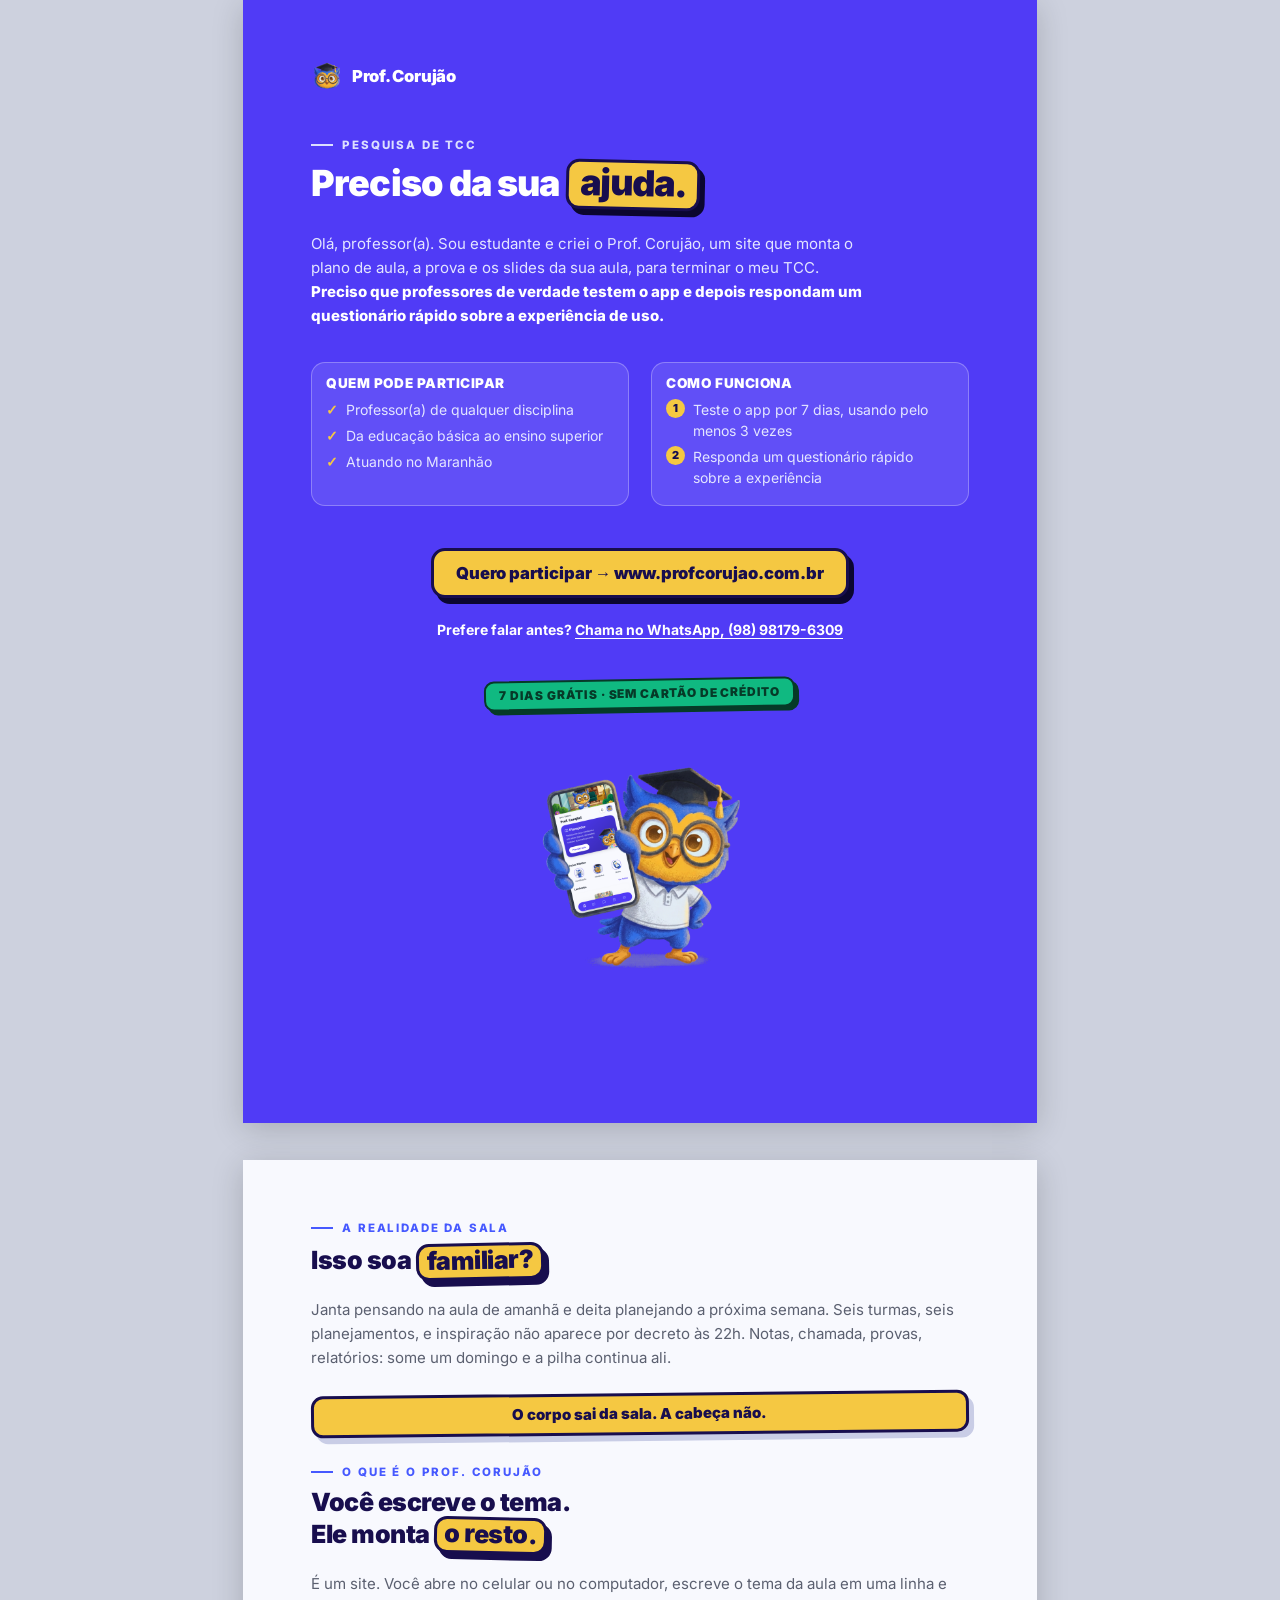
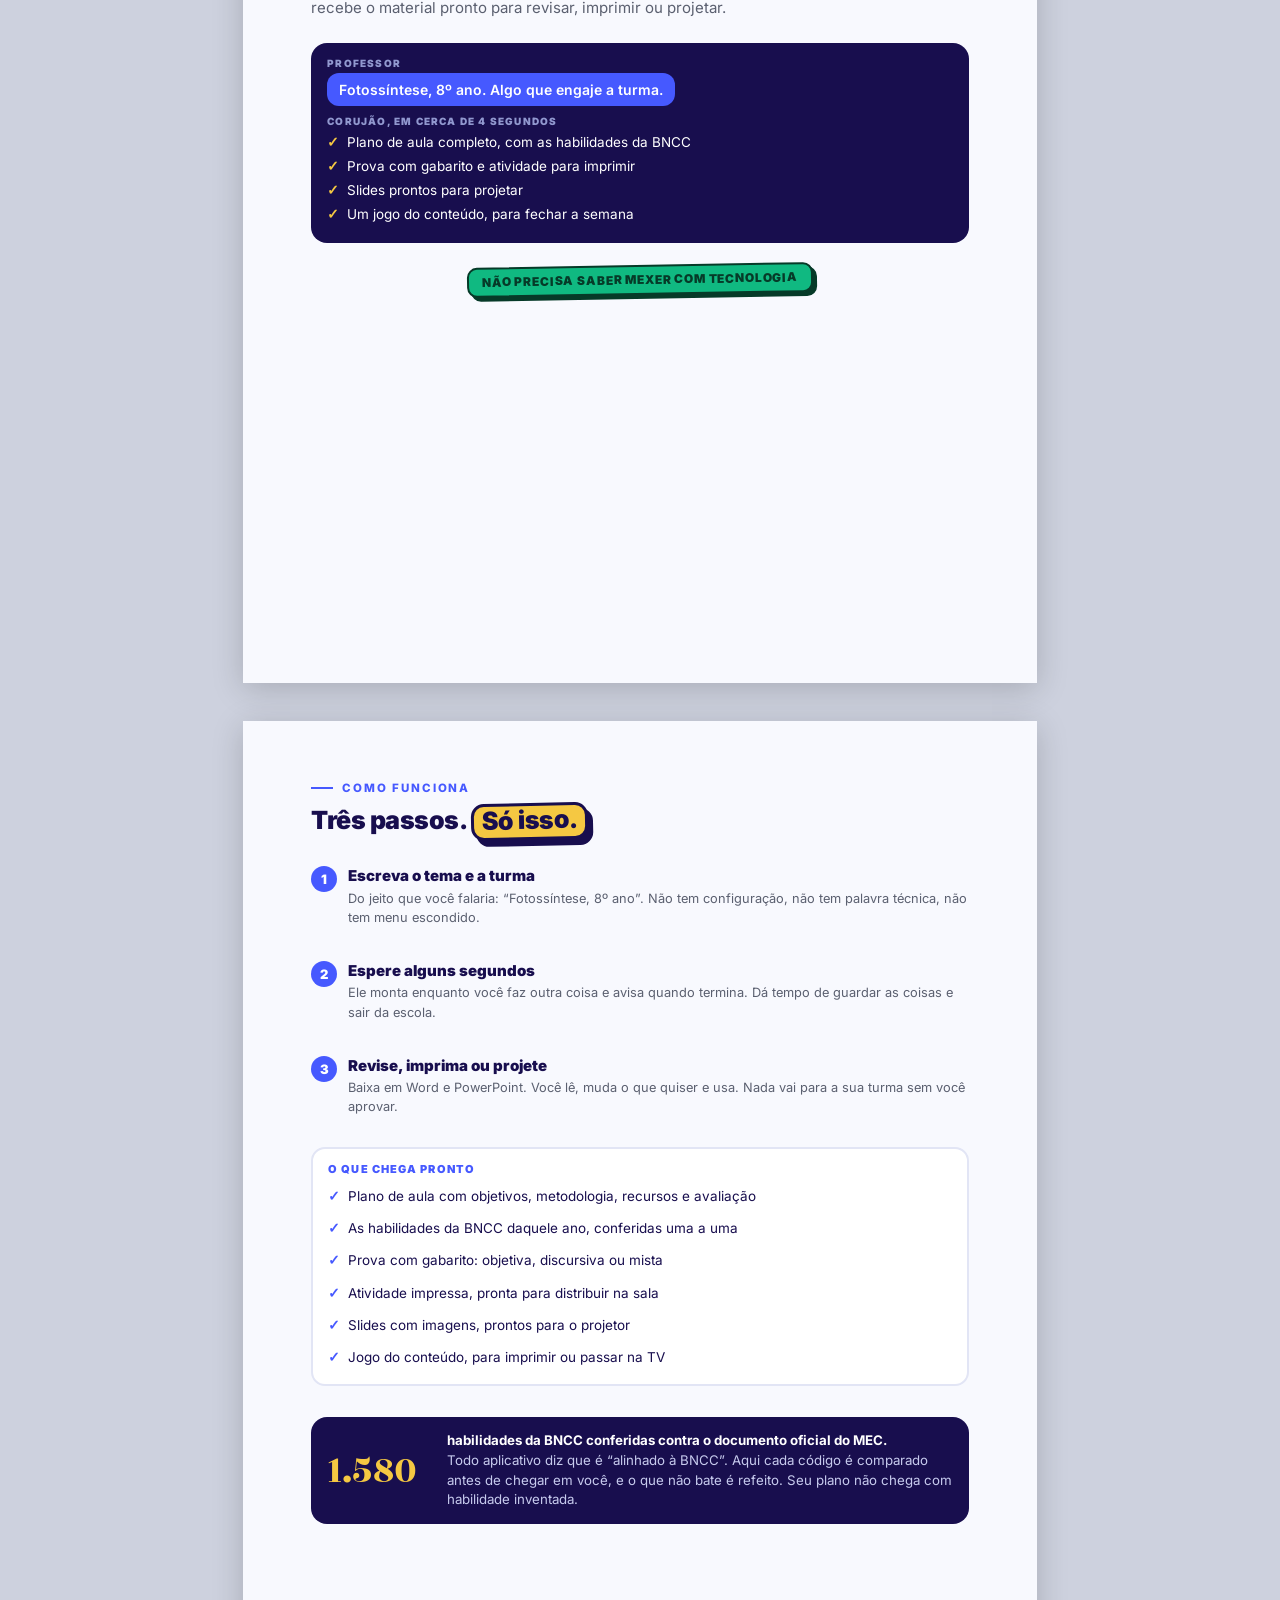
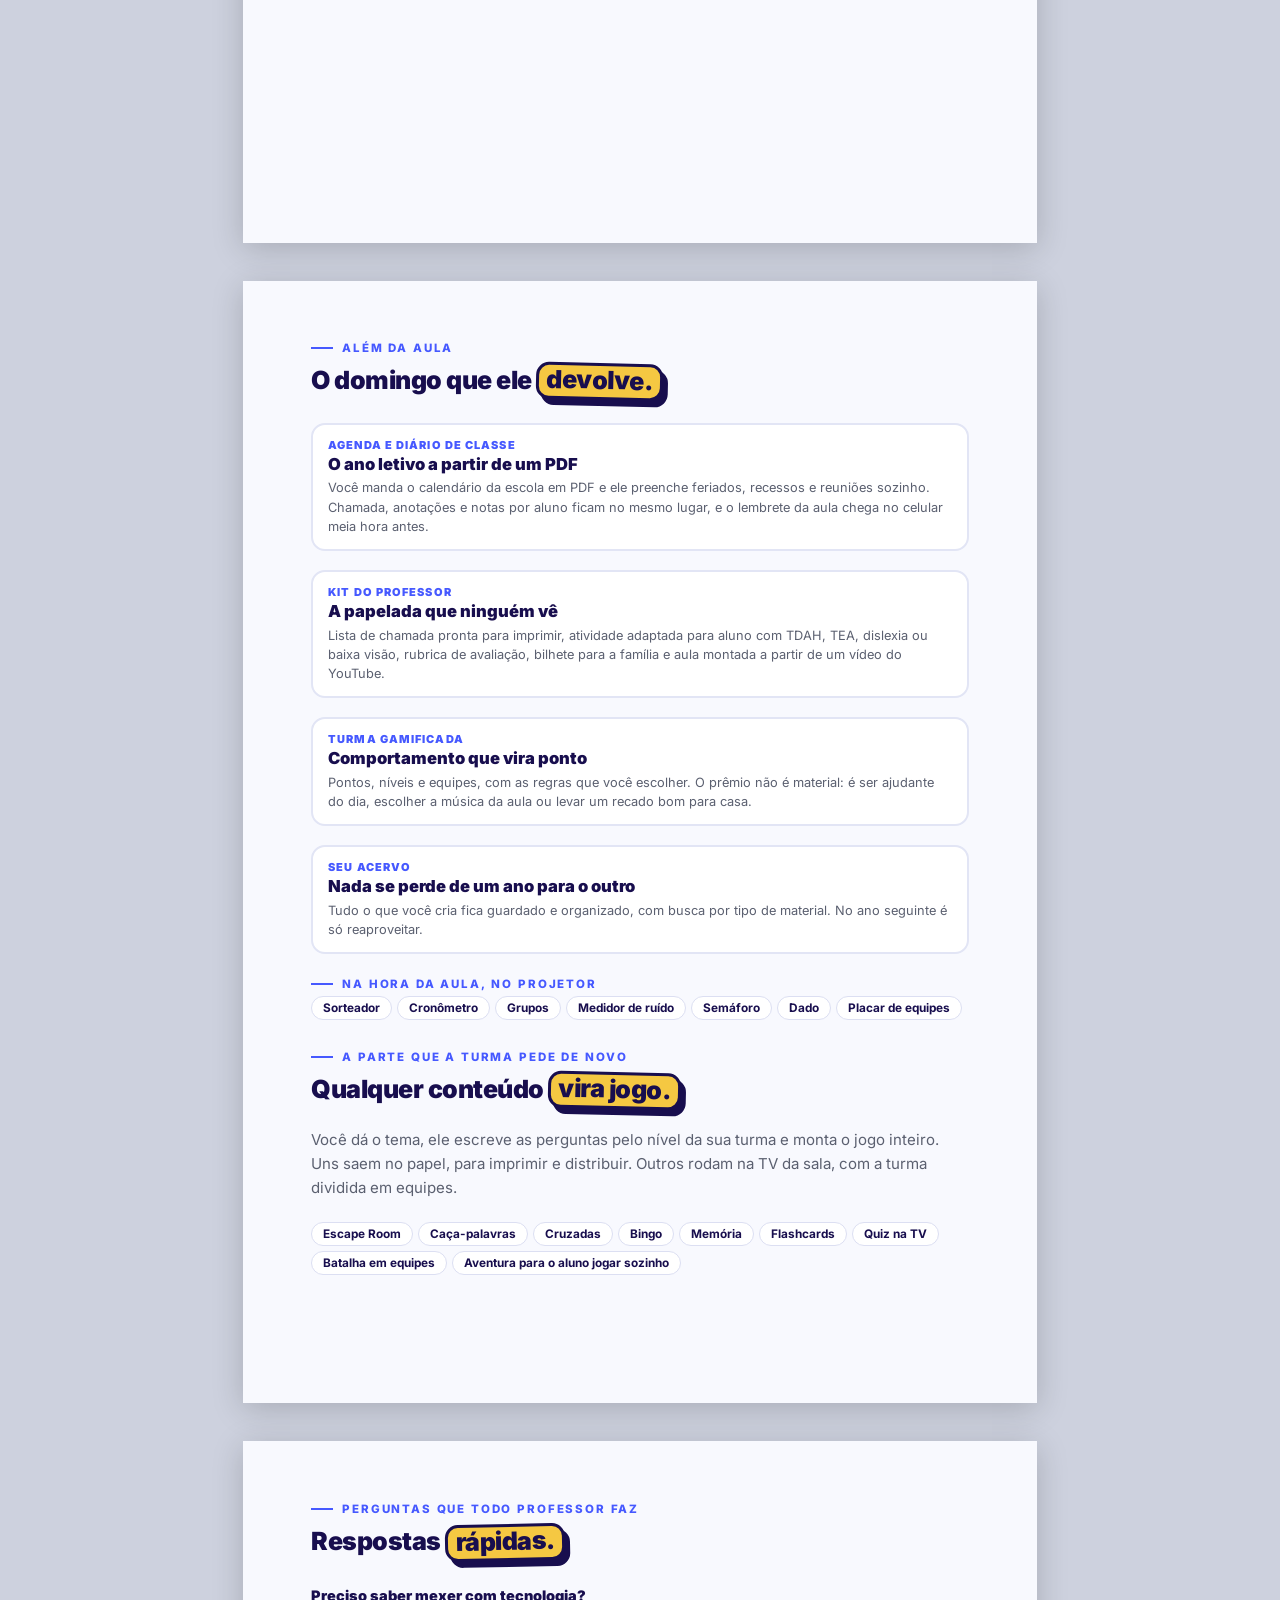
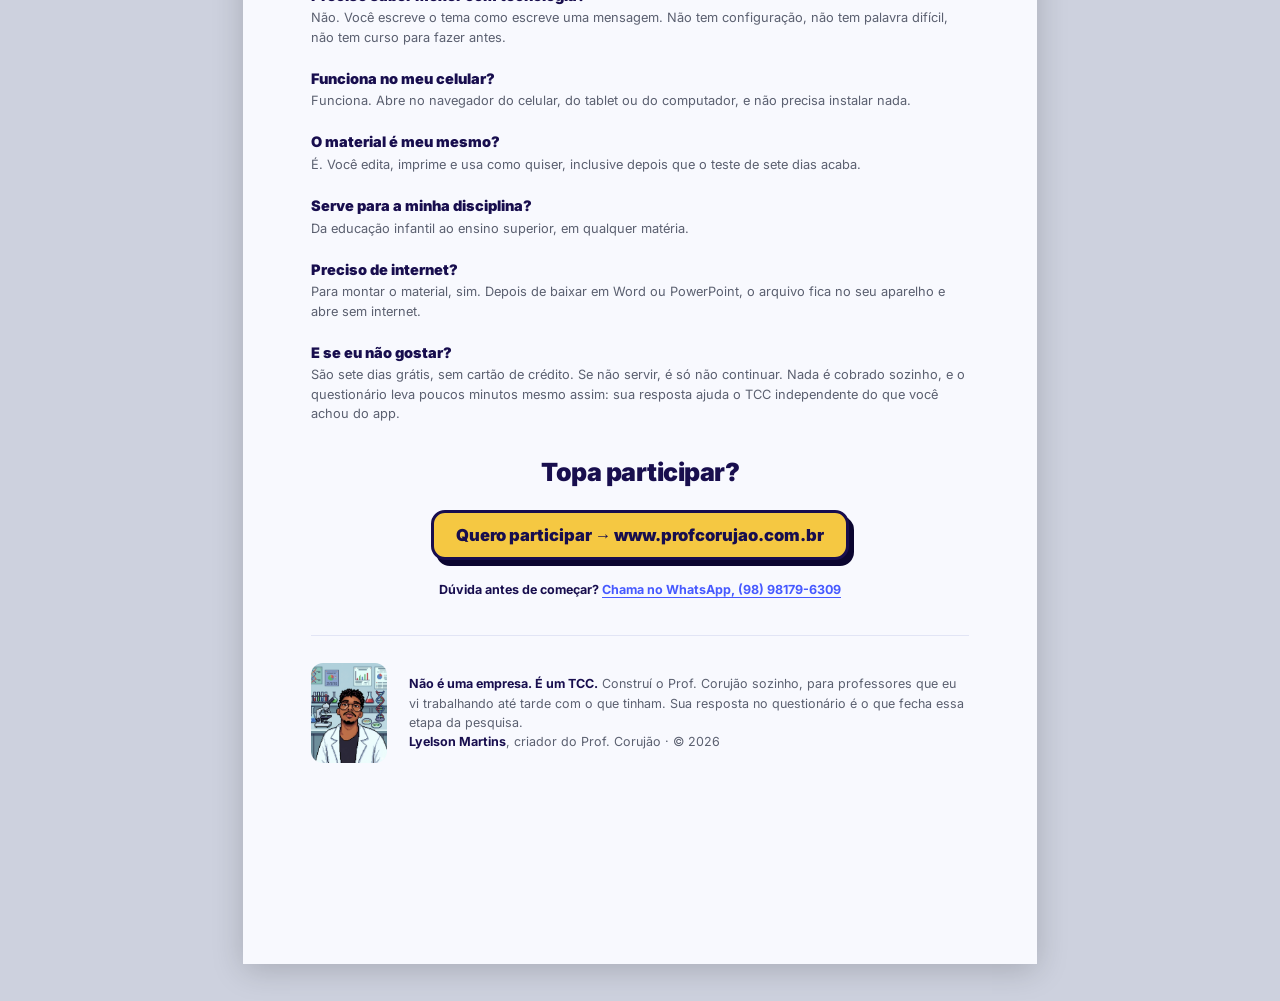
<file: folder/pesquisa-tcc.html>
<!doctype html>
<html lang="pt-BR">
<head>
<meta charset="utf-8">
<title>Prof. Corujão — Convite para a pesquisa do TCC</title>
<link rel="stylesheet" href="fonts/fonts.css">
<style>
/* ═══════════════════════════════════════════════════════════════════
   CONVITE PARA A PESQUISA DO TCC — PDF de leitura normal

   Diferente das duas peças de folder (folder.html e folder-conheca.html),
   este documento não é pensado para impressão física com dobra: é um PDF
   para abrir na tela, mandar por WhatsApp ou e-mail. Por isso:

   - Página A4 retrato comum, com margem normal, sem sangria e sem os
     painéis lado a lado pensados para corte e dobra.
   - Fluxo natural de documento: cada .pagina só força quebra de página
     (break-before), sem altura fixa. Se um bloco crescer, o próprio
     Chromium empurra o resto para a página seguinte sozinho.
   - QR code trocado por link clicável de verdade (<a href>), porque
     quem abre isso já está com o link na tela — pedir para apontar a
     câmera pro próprio PDF não faz sentido.

   Reaproveita o texto já validado do folder-prof-corujao.pdf (o
   tríptico), só reorganizado para leitura de cima para baixo. A parte
   nova é o convite da pesquisa, no topo da página 1.

   Mesma identidade visual das outras peças: violeta/índigo/navy,
   adesivo amarelo com borda navy e sombra dura, nunca emoji de coruja.
   ═══════════════════════════════════════════════════════════════════ */
*, *::before, *::after { box-sizing: border-box; margin: 0; padding: 0; }

:root {
  --violet:    #503bf6;
  --indigo:    #4659ff;
  --navy:      #180e4e;
  --yellow:    #f5c842;
  --green:     #10b981;
  --green-ink: #063a28;
  --lilac:     #eef0ff;
  --paper:     #f8f9fe;
  --ink:       #0c1015;
  --muted:     #5b6070;
}

/* margin: 0 de propósito. Um @page com margem cria uma faixa em branco por
   fora de QUALQUER fundo colorido da página (o Chromium desconta essa
   margem do que é pintado, então o violeta da capa nunca chega até a borda
   real da folha). O respiro do texto já vem do padding da .pagina abaixo. */
@page { size: A4; margin: 0; }

html, body {
  font-family: 'Inter', 'Liberation Sans', sans-serif;
  color: var(--ink);
  background: var(--paper);
  -webkit-font-smoothing: antialiased;
  -webkit-print-color-adjust: exact;
  print-color-adjust: exact;
}
/* O cinza só existe para separar visualmente as "folhas" na pré-visualização
   de tela. No PDF de verdade o body precisa ficar da cor do papel: o miolo
   é um único bloco que não termina exatamente num múltiplo de 297mm, e
   qualquer sobra do fundo do body na última página aparece como uma tarja
   cinza colada embaixo do conteúdo. */
@media screen { html, body { background: #cdd1de; } }

/* Cada .pagina é exatamente uma folha A4, com o grupo de seções que faz
   sentido ler junto. Em vez de deixar o conteúdo fluir e o Chromium cortar
   onde o espaço acaba (o que fazia o texto encostar na borda de cima das
   páginas de continuação e separar seções no meio), o corte é decidido aqui,
   no HTML. O gerador avisa se alguma página passar da altura. */
.pagina {
  width: 210mm; height: 297mm;
  background: var(--paper);
  padding: 16mm 18mm;
  margin: 0 auto;
  overflow: hidden;
  break-after: page;
  display: flex; flex-direction: column;
}
.pagina:last-child { break-after: auto; }
@media screen { .pagina { margin: 0 auto 10mm; box-shadow: 0 6px 30px rgba(0,0,0,.18); } }
.pagina.capa { background: var(--violet); color: #fff; }

/* links: sublinhado sutil, cor de marca, sem sublinhado padrão azul do navegador */
a { color: var(--indigo); text-decoration: none; border-bottom: 1.5px solid currentColor; }
.capa a, .on-dark a { color: #fff; }

/* ── Adesivo amarelo: o componente assinatura ─────────────────────── */
.hl {
  --tilt: -1.2deg;
  display: inline-block;
  background: var(--yellow); color: var(--navy);
  border: 3px solid var(--navy);
  border-radius: 13px;
  padding: .02em .3em .1em;
  box-shadow: 5px 6px 0 var(--navy);
  transform: rotate(var(--tilt));
  line-height: 1.1;
}
.hl.tr { --tilt: 1.3deg; }
.hl.on-dark { box-shadow: 5px 6px 0 #0b0630; }

.selo {
  display: inline-block; white-space: nowrap;
  background: var(--green); color: var(--green-ink);
  border: 2.5px solid var(--green-ink);
  border-radius: 10px;
  padding: 5px 13px 6px;
  font-size: 12px; font-weight: 900;
  letter-spacing: .07em; text-transform: uppercase;
  box-shadow: 4px 4px 0 var(--green-ink);
  transform: rotate(-1deg);
}

.marca { display: flex; align-items: center; gap: 9px; }
.marca img { width: 32px; height: 32px; object-fit: contain; }
.marca span { font-weight: 900; font-size: 16.5px; letter-spacing: -.01em; }

/* Nunca deixar um título de seção sozinho no fim da folha, com o texto dele
   começando só na página seguinte: break-after:avoid no eyebrow e no h2
   gruda os dois entre si e com o parágrafo que vem logo depois, sem impedir
   o resto da seção de fluir e quebrar normalmente mais adiante. */
h1, h2 { break-after: avoid-page; }
p { orphans: 3; widows: 3; }

.eyebrow { font-size: 11.5px; font-weight: 800; letter-spacing: .16em; text-transform: uppercase; color: var(--indigo); display: flex; align-items: center; gap: 9px; break-after: avoid-page; }
.eyebrow::before { content: ''; width: 22px; height: 2px; background: currentColor; }
.eyebrow.claro { color: #dcdfff; }
.eyebrow.claro::before { background: #dcdfff; }

h1 { font-size: 36px; font-weight: 900; line-height: 1.16; letter-spacing: -.025em; color: var(--navy); }
h1 .hl { font-size: 36px; }
h2 { font-size: 25px; font-weight: 900; line-height: 1.2; letter-spacing: -.02em; color: var(--navy); }
h2 .hl { font-size: 25px; }
p.lead { font-size: 15px; line-height: 1.6; color: var(--muted); }
p.lead b { color: var(--navy); font-weight: 800; }
.capa p.lead { color: #e3e5ff; }
.capa p.lead b { color: #fff; }

.fita {
  background: var(--yellow); color: var(--navy);
  border: 3px solid var(--navy); border-radius: 12px;
  box-shadow: 5px 6px 0 #c9cde6;
  transform: rotate(-.6deg);
  padding: 8px 12px; text-align: center;
  font-size: 15px; font-weight: 900; line-height: 1.3;
}

/* ── Cartões de duas colunas (critérios / como funciona) ──────────── */
.duas-colunas { display: grid; grid-template-columns: 1fr 1fr; gap: 6mm; }
.cartao {
  background: rgba(255,255,255,.1); border: 1.5px solid rgba(255,255,255,.28);
  border-radius: 14px; padding: 12px 14px;
}
.cartao .tit { font-size: 13.5px; font-weight: 900; letter-spacing: .04em; text-transform: uppercase; color: #fff; margin-bottom: 8px; }
.cartao div.item { display: flex; gap: 8px; font-size: 14px; line-height: 1.5; color: #e3e5ff; margin-bottom: 5px; }
.cartao i { font-style: normal; color: var(--yellow); font-weight: 900; }
.cartao .passo-n {
  flex-shrink: 0; width: 19px; height: 19px; border-radius: 50%;
  background: var(--yellow); color: var(--navy);
  font-size: 11px; font-weight: 900; line-height: 19px; text-align: center;
}

/* ── Botão-link de CTA (visual de adesivo, mas é um <a> de verdade) ── */
.botao {
  display: inline-block;
  background: var(--yellow); color: var(--navy) !important;
  border: 3px solid var(--navy); border-radius: 14px;
  box-shadow: 5px 6px 0 #0b0630;
  padding: 12px 22px;
  font-size: 16.5px; font-weight: 900;
  border-bottom: 3px solid var(--navy) !important;
}
.link-secundario { font-size: 14px; font-weight: 700; }
.link-secundario a { color: #fff; }

/* ── Cartões brancos de conteúdo (páginas internas) ───────────────── */
.item-card { background: #fff; border: 2px solid #e2e5f5; border-radius: 14px; padding: 13px 15px; break-inside: avoid; }
.item-card .tag { font-size: 11px; font-weight: 900; letter-spacing: .1em; text-transform: uppercase; color: var(--indigo); }
.item-card b.tit { display: block; font-size: 16.5px; font-weight: 900; color: var(--navy); margin: 3px 0 4px; line-height: 1.2; }
.item-card p { font-size: 12.8px; line-height: 1.5; color: var(--muted); }

.chat { background: var(--navy); border-radius: 16px; padding: 14px 16px; color: #fff; break-inside: avoid; }
.chat .quem { font-size: 10px; font-weight: 900; letter-spacing: .12em; text-transform: uppercase; color: #9198cf; }
.chat .fala { background: var(--indigo); border-radius: 12px; padding: 8px 12px; font-size: 14px; font-weight: 600; display: inline-block; margin: 4px 0 9px; }
.chk { display: flex; gap: 8px; font-size: 13.5px; line-height: 1.5; margin: 4px 0; }
.chk i { font-style: normal; color: var(--yellow); font-weight: 900; }

.passo { display: flex; gap: 11px; break-inside: avoid; }
.passo .n {
  flex-shrink: 0; width: 26px; height: 26px; border-radius: 50%;
  background: var(--indigo); color: #fff;
  font-size: 13px; font-weight: 900; line-height: 26px; text-align: center;
}
.passo b { display: block; font-size: 15px; font-weight: 900; color: var(--navy); line-height: 1.3; }
.passo p { font-size: 12.8px; line-height: 1.5; color: var(--muted); margin-top: 3px; }

.bncc { background: var(--navy); color: #fff; border-radius: 16px; padding: 14px 16px; display: flex; align-items: center; gap: 8mm; break-inside: avoid; }
.bncc .n { font-family: 'Rozha One', serif; font-size: 40px; color: var(--yellow); line-height: 1; flex-shrink: 0; }
.bncc p { font-size: 13.3px; line-height: 1.5; }
.bncc p span { color: #c7cbee; }

.pills { display: flex; flex-wrap: wrap; gap: 5px; }
.pill { font-size: 11.8px; font-weight: 700; color: var(--navy); background: #fff; border: 1.5px solid #dcdff2; border-radius: 999px; padding: 4px 11px; }

.faq { display: flex; flex-direction: column; gap: 6mm; }
.faq > div { break-inside: avoid; }
.faq .q { font-size: 14.5px; font-weight: 900; color: var(--navy); line-height: 1.3; }
.faq .a { font-size: 12.8px; line-height: 1.5; color: var(--muted); margin-top: 3px; }

.rodape-assinatura { display: flex; align-items: center; gap: 6mm; border-top: 1.5px solid #e2e5f5; padding-top: 7mm; }
.rodape-assinatura img { width: 20mm; border-radius: 12px; }
.rodape-assinatura p { font-size: 12.5px; line-height: 1.55; color: var(--muted); }
.rodape-assinatura p b { color: var(--navy); }

.secao + .secao { margin-top: 8mm; }
</style>
</head>
<body>

<!-- ═══════════════════════ PÁGINA 1 · O CONVITE ═══════════════════════ -->
<section class="pagina capa">
  <div class="marca"><img src="../logo.png" alt=""><span>Prof. Corujão</span></div>

  <div style="margin-top:12mm">
    <div class="eyebrow claro">Pesquisa de TCC</div>
    <h1 style="color:#fff;margin-top:8px">
      Preciso da sua <span class="hl on-dark tr">ajuda.</span>
    </h1>
  </div>

  <p class="lead" style="margin-top:6mm;max-width:150mm">
    Olá, professor(a). Sou estudante e criei o Prof. Corujão, um site que
    monta o plano de aula, a prova e os slides da sua aula, para terminar o
    meu TCC. <b>Preciso que professores de verdade testem o app e depois
    respondam um questionário rápido sobre a experiência de uso.</b>
  </p>

  <div class="duas-colunas" style="margin-top:9mm">
    <div class="cartao">
      <div class="tit">Quem pode participar</div>
      <div class="item"><i>✓</i><span>Professor(a) de qualquer disciplina</span></div>
      <div class="item"><i>✓</i><span>Da educação básica ao ensino superior</span></div>
      <div class="item"><i>✓</i><span>Atuando no Maranhão</span></div>
    </div>
    <div class="cartao">
      <div class="tit">Como funciona</div>
      <div class="item"><span class="passo-n">1</span><span>Teste o app por 7 dias, usando pelo menos 3 vezes</span></div>
      <div class="item"><span class="passo-n">2</span><span>Responda um questionário rápido sobre a experiência</span></div>
    </div>
  </div>

  <div style="margin-top:11mm;text-align:center">
    <a class="botao" href="https://www.profcorujao.com.br/">Quero participar → www.profcorujao.com.br</a>
    <div style="margin-top:6mm" class="link-secundario">
      Prefere falar antes? <a href="https://wa.me/5598981796309?text=Ol%C3%A1%21+Vi+o+convite+pra+participar+da+pesquisa+do+TCC+do+Prof.+Coruj%C3%A3o.+Posso+ajudar.">Chama no WhatsApp, (98) 98179-6309</a>
    </div>
  </div>

  <div style="margin-top:11mm;text-align:center">
    <span class="selo">7 dias grátis · sem cartão de crédito</span>
  </div>

  <div style="margin-top:14mm;text-align:center">
    <img src="../illu-01.png" alt="" style="width:56mm">
  </div>
</section>

<!-- ═══════════════════════ PÁGINA 2 · POR QUE TESTAR ═══════════════════════ -->
<section class="pagina">
  <div class="secao">
    <div class="eyebrow">A realidade da sala</div>
    <h2 style="margin-top:8px">Isso soa <span class="hl">familiar?</span></h2>
    <p class="lead" style="margin-top:5mm">
      Janta pensando na aula de amanhã e deita planejando a próxima semana. Seis
      turmas, seis planejamentos, e inspiração não aparece por decreto às 22h.
      Notas, chamada, provas, relatórios: some um domingo e a pilha continua ali.
    </p>
    <div style="margin-top:6mm"><div class="fita">O corpo sai da sala. A cabeça não.</div></div>
  </div>

  <div class="secao">
    <div class="eyebrow">O que é o Prof. Corujão</div>
    <h2 style="margin-top:8px">Você escreve o tema.<br>Ele monta <span class="hl tr">o resto.</span></h2>
    <p class="lead" style="margin-top:5mm">
      É um site. Você abre no celular ou no computador, escreve o tema da aula
      em uma linha e recebe o material pronto para revisar, imprimir ou projetar.
    </p>

    <div class="chat" style="margin-top:6mm">
      <div class="quem">Professor</div>
      <div class="fala">Fotossíntese, 8º ano. Algo que engaje a turma.</div>
      <div class="quem">Corujão, em cerca de 4 segundos</div>
      <div style="margin-top:5px">
        <div class="chk"><i>✓</i><span>Plano de aula completo, com as habilidades da BNCC</span></div>
        <div class="chk"><i>✓</i><span>Prova com gabarito e atividade para imprimir</span></div>
        <div class="chk"><i>✓</i><span>Slides prontos para projetar</span></div>
        <div class="chk"><i>✓</i><span>Um jogo do conteúdo, para fechar a semana</span></div>
      </div>
    </div>

    <div style="text-align:center;margin-top:6mm">
      <span class="selo">Não precisa saber mexer com tecnologia</span>
    </div>
  </div>

</section>

<!-- ═══════════════════════ PÁGINA 3 · COMO FUNCIONA ═══════════════════════ -->
<section class="pagina">
  <div class="secao">
    <div class="eyebrow">Como funciona</div>
    <h2 style="margin-top:8px">Três passos. <span class="hl">Só isso.</span></h2>

    <div style="margin-top:7mm;display:flex;flex-direction:column;gap:9mm">
      <div class="passo">
        <div class="n">1</div>
        <div><b>Escreva o tema e a turma</b><p>Do jeito que você falaria: “Fotossíntese, 8º ano”. Não tem configuração, não tem palavra técnica, não tem menu escondido.</p></div>
      </div>
      <div class="passo">
        <div class="n">2</div>
        <div><b>Espere alguns segundos</b><p>Ele monta enquanto você faz outra coisa e avisa quando termina. Dá tempo de guardar as coisas e sair da escola.</p></div>
      </div>
      <div class="passo">
        <div class="n">3</div>
        <div><b>Revise, imprima ou projete</b><p>Baixa em Word e PowerPoint. Você lê, muda o que quiser e usa. Nada vai para a sua turma sem você aprovar.</p></div>
      </div>
    </div>
  </div>

  <div class="secao">
    <div class="item-card">
      <div class="tag">O que chega pronto</div>
      <div style="margin-top:6px;display:flex;flex-direction:column;gap:4px">
        <div class="chk" style="color:var(--navy)"><i style="color:var(--indigo)">✓</i><span>Plano de aula com objetivos, metodologia, recursos e avaliação</span></div>
        <div class="chk" style="color:var(--navy)"><i style="color:var(--indigo)">✓</i><span>As habilidades da BNCC daquele ano, conferidas uma a uma</span></div>
        <div class="chk" style="color:var(--navy)"><i style="color:var(--indigo)">✓</i><span>Prova com gabarito: objetiva, discursiva ou mista</span></div>
        <div class="chk" style="color:var(--navy)"><i style="color:var(--indigo)">✓</i><span>Atividade impressa, pronta para distribuir na sala</span></div>
        <div class="chk" style="color:var(--navy)"><i style="color:var(--indigo)">✓</i><span>Slides com imagens, prontos para o projetor</span></div>
        <div class="chk" style="color:var(--navy)"><i style="color:var(--indigo)">✓</i><span>Jogo do conteúdo, para imprimir ou passar na TV</span></div>
      </div>
    </div>
  </div>

  <div class="secao">
    <div class="bncc">
      <div class="n">1.580</div>
      <p>
        <b>habilidades da BNCC conferidas contra o documento oficial do MEC.</b><br>
        <span>Todo aplicativo diz que é “alinhado à BNCC”. Aqui cada código é
        comparado antes de chegar em você, e o que não bate é refeito. Seu
        plano não chega com habilidade inventada.</span>
      </p>
    </div>
  </div>

</section>

<!-- ═══════════════════════ PÁGINA 4 · ALÉM DA AULA + JOGOS ═══════════════════════ -->
<section class="pagina">
  <div class="secao">
    <div class="eyebrow">Além da aula</div>
    <h2 style="margin-top:8px">O domingo que ele <span class="hl tr">devolve.</span></h2>

    <div style="margin-top:6mm;display:flex;flex-direction:column;gap:5mm">
      <div class="item-card">
        <div class="tag">Agenda e diário de classe</div>
        <b class="tit">O ano letivo a partir de um PDF</b>
        <p>Você manda o calendário da escola em PDF e ele preenche feriados, recessos e reuniões sozinho. Chamada, anotações e notas por aluno ficam no mesmo lugar, e o lembrete da aula chega no celular meia hora antes.</p>
      </div>
      <div class="item-card">
        <div class="tag">Kit do Professor</div>
        <b class="tit">A papelada que ninguém vê</b>
        <p>Lista de chamada pronta para imprimir, atividade adaptada para aluno com TDAH, TEA, dislexia ou baixa visão, rubrica de avaliação, bilhete para a família e aula montada a partir de um vídeo do YouTube.</p>
      </div>
      <div class="item-card">
        <div class="tag">Turma gamificada</div>
        <b class="tit">Comportamento que vira ponto</b>
        <p>Pontos, níveis e equipes, com as regras que você escolher. O prêmio não é material: é ser ajudante do dia, escolher a música da aula ou levar um recado bom para casa.</p>
      </div>
      <div class="item-card">
        <div class="tag">Seu acervo</div>
        <b class="tit">Nada se perde de um ano para o outro</b>
        <p>Tudo o que você cria fica guardado e organizado, com busca por tipo de material. No ano seguinte é só reaproveitar.</p>
      </div>
    </div>

    <div style="margin-top:6mm">
      <div class="eyebrow">Na hora da aula, no projetor</div>
      <div class="pills" style="margin-top:5px">
        <span class="pill">Sorteador</span><span class="pill">Cronômetro</span>
        <span class="pill">Grupos</span><span class="pill">Medidor de ruído</span>
        <span class="pill">Semáforo</span><span class="pill">Dado</span>
        <span class="pill">Placar de equipes</span>
      </div>
    </div>
  </div>

  <div class="secao">
    <div class="eyebrow">A parte que a turma pede de novo</div>
    <h2 style="margin-top:8px">Qualquer conteúdo <span class="hl tr">vira jogo.</span></h2>
    <p class="lead" style="margin-top:5mm">
      Você dá o tema, ele escreve as perguntas pelo nível da sua turma e monta
      o jogo inteiro. Uns saem no papel, para imprimir e distribuir. Outros
      rodam na TV da sala, com a turma dividida em equipes.
    </p>
    <div class="pills" style="margin-top:6mm">
      <span class="pill">Escape Room</span><span class="pill">Caça-palavras</span>
      <span class="pill">Cruzadas</span><span class="pill">Bingo</span>
      <span class="pill">Memória</span><span class="pill">Flashcards</span>
      <span class="pill">Quiz na TV</span><span class="pill">Batalha em equipes</span>
      <span class="pill">Aventura para o aluno jogar sozinho</span>
    </div>
  </div>

</section>

<!-- ═══════════════════════ PÁGINA 5 · DÚVIDAS + FECHAMENTO ═══════════════════════ -->
<section class="pagina">
  <div class="secao">
    <div class="eyebrow">Perguntas que todo professor faz</div>
    <h2 style="margin-top:8px">Respostas <span class="hl">rápidas.</span></h2>

    <div class="faq" style="margin-top:7mm">
      <div>
        <div class="q">Preciso saber mexer com tecnologia?</div>
        <div class="a">Não. Você escreve o tema como escreve uma mensagem. Não tem configuração, não tem palavra difícil, não tem curso para fazer antes.</div>
      </div>
      <div>
        <div class="q">Funciona no meu celular?</div>
        <div class="a">Funciona. Abre no navegador do celular, do tablet ou do computador, e não precisa instalar nada.</div>
      </div>
      <div>
        <div class="q">O material é meu mesmo?</div>
        <div class="a">É. Você edita, imprime e usa como quiser, inclusive depois que o teste de sete dias acaba.</div>
      </div>
      <div>
        <div class="q">Serve para a minha disciplina?</div>
        <div class="a">Da educação infantil ao ensino superior, em qualquer matéria.</div>
      </div>
      <div>
        <div class="q">Preciso de internet?</div>
        <div class="a">Para montar o material, sim. Depois de baixar em Word ou PowerPoint, o arquivo fica no seu aparelho e abre sem internet.</div>
      </div>
      <div>
        <div class="q">E se eu não gostar?</div>
        <div class="a">São sete dias grátis, sem cartão de crédito. Se não servir, é só não continuar. Nada é cobrado sozinho, e o questionário leva poucos minutos mesmo assim: sua resposta ajuda o TCC independente do que você achou do app.</div>
      </div>
    </div>
  </div>

  <div class="secao" style="margin-top:9mm;text-align:center">
    <h2>Topa participar?</h2>
    <div style="margin-top:6mm">
      <a class="botao" href="https://www.profcorujao.com.br/">Quero participar → www.profcorujao.com.br</a>
    </div>
    <p style="margin-top:6mm;font-size:12.5px;font-weight:700;color:var(--navy)">
      Dúvida antes de começar? <a href="https://wa.me/5598981796309?text=Ol%C3%A1%21+Vi+o+convite+pra+participar+da+pesquisa+do+TCC+do+Prof.+Coruj%C3%A3o.+Posso+ajudar.">Chama no WhatsApp, (98) 98179-6309</a>
    </p>
  </div>

  <div class="rodape-assinatura" style="margin-top:10mm">
    <img src="../illu-08.png" alt="Lyelson Martins">
    <p>
      <b>Não é uma empresa. É um TCC.</b> Construí o Prof. Corujão sozinho, para
      professores que eu vi trabalhando até tarde com o que tinham. Sua resposta
      no questionário é o que fecha essa etapa da pesquisa.<br>
      <b>Lyelson Martins</b>, criador do Prof. Corujão · © 2026
    </p>
  </div>
</section>

</body>
</html>
</file>
<file: folder/fonts/fonts.css>
/* latin-ext */
@font-face {
  font-family: 'Instrument Serif';
  font-style: italic;
  font-weight: 400;
  font-display: swap;
  src: url(jizHRFtNs2ka5fXjeivQ4LroWlx-6zAjgn7MsNo.woff2) format('woff2');
  unicode-range: U+0100-02BA, U+02BD-02C5, U+02C7-02CC, U+02CE-02D7, U+02DD-02FF, U+0304, U+0308, U+0329, U+1D00-1DBF, U+1E00-1E9F, U+1EF2-1EFF, U+2020, U+20A0-20AB, U+20AD-20C0, U+2113, U+2C60-2C7F, U+A720-A7FF;
}
/* latin */
@font-face {
  font-family: 'Instrument Serif';
  font-style: italic;
  font-weight: 400;
  font-display: swap;
  src: url(jizHRFtNs2ka5fXjeivQ4LroWlx-6zAjjH7M.woff2) format('woff2');
  unicode-range: U+0000-00FF, U+0131, U+0152-0153, U+02BB-02BC, U+02C6, U+02DA, U+02DC, U+0304, U+0308, U+0329, U+2000-206F, U+20AC, U+2122, U+2191, U+2193, U+2212, U+2215, U+FEFF, U+FFFD;
}
/* latin-ext */
@font-face {
  font-family: 'Instrument Serif';
  font-style: normal;
  font-weight: 400;
  font-display: swap;
  src: url(jizBRFtNs2ka5fXjeivQ4LroWlx-6zsTjmbI.woff2) format('woff2');
  unicode-range: U+0100-02BA, U+02BD-02C5, U+02C7-02CC, U+02CE-02D7, U+02DD-02FF, U+0304, U+0308, U+0329, U+1D00-1DBF, U+1E00-1E9F, U+1EF2-1EFF, U+2020, U+20A0-20AB, U+20AD-20C0, U+2113, U+2C60-2C7F, U+A720-A7FF;
}
/* latin */
@font-face {
  font-family: 'Instrument Serif';
  font-style: normal;
  font-weight: 400;
  font-display: swap;
  src: url(jizBRFtNs2ka5fXjeivQ4LroWlx-6zUTjg.woff2) format('woff2');
  unicode-range: U+0000-00FF, U+0131, U+0152-0153, U+02BB-02BC, U+02C6, U+02DA, U+02DC, U+0304, U+0308, U+0329, U+2000-206F, U+20AC, U+2122, U+2191, U+2193, U+2212, U+2215, U+FEFF, U+FFFD;
}
/* cyrillic-ext */
@font-face {
  font-family: 'Inter';
  font-style: normal;
  font-weight: 400;
  font-display: swap;
  src: url(UcC73FwrK3iLTeHuS_nVMrMxCp50SjIa2JL7SUc.woff2) format('woff2');
  unicode-range: U+0460-052F, U+1C80-1C8A, U+20B4, U+2DE0-2DFF, U+A640-A69F, U+FE2E-FE2F;
}
/* cyrillic */
@font-face {
  font-family: 'Inter';
  font-style: normal;
  font-weight: 400;
  font-display: swap;
  src: url(UcC73FwrK3iLTeHuS_nVMrMxCp50SjIa0ZL7SUc.woff2) format('woff2');
  unicode-range: U+0301, U+0400-045F, U+0490-0491, U+04B0-04B1, U+2116;
}
/* greek-ext */
@font-face {
  font-family: 'Inter';
  font-style: normal;
  font-weight: 400;
  font-display: swap;
  src: url(UcC73FwrK3iLTeHuS_nVMrMxCp50SjIa2ZL7SUc.woff2) format('woff2');
  unicode-range: U+1F00-1FFF;
}
/* greek */
@font-face {
  font-family: 'Inter';
  font-style: normal;
  font-weight: 400;
  font-display: swap;
  src: url(UcC73FwrK3iLTeHuS_nVMrMxCp50SjIa1pL7SUc.woff2) format('woff2');
  unicode-range: U+0370-0377, U+037A-037F, U+0384-038A, U+038C, U+038E-03A1, U+03A3-03FF;
}
/* vietnamese */
@font-face {
  font-family: 'Inter';
  font-style: normal;
  font-weight: 400;
  font-display: swap;
  src: url(UcC73FwrK3iLTeHuS_nVMrMxCp50SjIa2pL7SUc.woff2) format('woff2');
  unicode-range: U+0102-0103, U+0110-0111, U+0128-0129, U+0168-0169, U+01A0-01A1, U+01AF-01B0, U+0300-0301, U+0303-0304, U+0308-0309, U+0323, U+0329, U+1EA0-1EF9, U+20AB;
}
/* latin-ext */
@font-face {
  font-family: 'Inter';
  font-style: normal;
  font-weight: 400;
  font-display: swap;
  src: url(UcC73FwrK3iLTeHuS_nVMrMxCp50SjIa25L7SUc.woff2) format('woff2');
  unicode-range: U+0100-02BA, U+02BD-02C5, U+02C7-02CC, U+02CE-02D7, U+02DD-02FF, U+0304, U+0308, U+0329, U+1D00-1DBF, U+1E00-1E9F, U+1EF2-1EFF, U+2020, U+20A0-20AB, U+20AD-20C0, U+2113, U+2C60-2C7F, U+A720-A7FF;
}
/* latin */
@font-face {
  font-family: 'Inter';
  font-style: normal;
  font-weight: 400;
  font-display: swap;
  src: url(UcC73FwrK3iLTeHuS_nVMrMxCp50SjIa1ZL7.woff2) format('woff2');
  unicode-range: U+0000-00FF, U+0131, U+0152-0153, U+02BB-02BC, U+02C6, U+02DA, U+02DC, U+0304, U+0308, U+0329, U+2000-206F, U+20AC, U+2122, U+2191, U+2193, U+2212, U+2215, U+FEFF, U+FFFD;
}
/* cyrillic-ext */
@font-face {
  font-family: 'Inter';
  font-style: normal;
  font-weight: 600;
  font-display: swap;
  src: url(UcC73FwrK3iLTeHuS_nVMrMxCp50SjIa2JL7SUc.woff2) format('woff2');
  unicode-range: U+0460-052F, U+1C80-1C8A, U+20B4, U+2DE0-2DFF, U+A640-A69F, U+FE2E-FE2F;
}
/* cyrillic */
@font-face {
  font-family: 'Inter';
  font-style: normal;
  font-weight: 600;
  font-display: swap;
  src: url(UcC73FwrK3iLTeHuS_nVMrMxCp50SjIa0ZL7SUc.woff2) format('woff2');
  unicode-range: U+0301, U+0400-045F, U+0490-0491, U+04B0-04B1, U+2116;
}
/* greek-ext */
@font-face {
  font-family: 'Inter';
  font-style: normal;
  font-weight: 600;
  font-display: swap;
  src: url(UcC73FwrK3iLTeHuS_nVMrMxCp50SjIa2ZL7SUc.woff2) format('woff2');
  unicode-range: U+1F00-1FFF;
}
/* greek */
@font-face {
  font-family: 'Inter';
  font-style: normal;
  font-weight: 600;
  font-display: swap;
  src: url(UcC73FwrK3iLTeHuS_nVMrMxCp50SjIa1pL7SUc.woff2) format('woff2');
  unicode-range: U+0370-0377, U+037A-037F, U+0384-038A, U+038C, U+038E-03A1, U+03A3-03FF;
}
/* vietnamese */
@font-face {
  font-family: 'Inter';
  font-style: normal;
  font-weight: 600;
  font-display: swap;
  src: url(UcC73FwrK3iLTeHuS_nVMrMxCp50SjIa2pL7SUc.woff2) format('woff2');
  unicode-range: U+0102-0103, U+0110-0111, U+0128-0129, U+0168-0169, U+01A0-01A1, U+01AF-01B0, U+0300-0301, U+0303-0304, U+0308-0309, U+0323, U+0329, U+1EA0-1EF9, U+20AB;
}
/* latin-ext */
@font-face {
  font-family: 'Inter';
  font-style: normal;
  font-weight: 600;
  font-display: swap;
  src: url(UcC73FwrK3iLTeHuS_nVMrMxCp50SjIa25L7SUc.woff2) format('woff2');
  unicode-range: U+0100-02BA, U+02BD-02C5, U+02C7-02CC, U+02CE-02D7, U+02DD-02FF, U+0304, U+0308, U+0329, U+1D00-1DBF, U+1E00-1E9F, U+1EF2-1EFF, U+2020, U+20A0-20AB, U+20AD-20C0, U+2113, U+2C60-2C7F, U+A720-A7FF;
}
/* latin */
@font-face {
  font-family: 'Inter';
  font-style: normal;
  font-weight: 600;
  font-display: swap;
  src: url(UcC73FwrK3iLTeHuS_nVMrMxCp50SjIa1ZL7.woff2) format('woff2');
  unicode-range: U+0000-00FF, U+0131, U+0152-0153, U+02BB-02BC, U+02C6, U+02DA, U+02DC, U+0304, U+0308, U+0329, U+2000-206F, U+20AC, U+2122, U+2191, U+2193, U+2212, U+2215, U+FEFF, U+FFFD;
}
/* cyrillic-ext */
@font-face {
  font-family: 'Inter';
  font-style: normal;
  font-weight: 700;
  font-display: swap;
  src: url(UcC73FwrK3iLTeHuS_nVMrMxCp50SjIa2JL7SUc.woff2) format('woff2');
  unicode-range: U+0460-052F, U+1C80-1C8A, U+20B4, U+2DE0-2DFF, U+A640-A69F, U+FE2E-FE2F;
}
/* cyrillic */
@font-face {
  font-family: 'Inter';
  font-style: normal;
  font-weight: 700;
  font-display: swap;
  src: url(UcC73FwrK3iLTeHuS_nVMrMxCp50SjIa0ZL7SUc.woff2) format('woff2');
  unicode-range: U+0301, U+0400-045F, U+0490-0491, U+04B0-04B1, U+2116;
}
/* greek-ext */
@font-face {
  font-family: 'Inter';
  font-style: normal;
  font-weight: 700;
  font-display: swap;
  src: url(UcC73FwrK3iLTeHuS_nVMrMxCp50SjIa2ZL7SUc.woff2) format('woff2');
  unicode-range: U+1F00-1FFF;
}
/* greek */
@font-face {
  font-family: 'Inter';
  font-style: normal;
  font-weight: 700;
  font-display: swap;
  src: url(UcC73FwrK3iLTeHuS_nVMrMxCp50SjIa1pL7SUc.woff2) format('woff2');
  unicode-range: U+0370-0377, U+037A-037F, U+0384-038A, U+038C, U+038E-03A1, U+03A3-03FF;
}
/* vietnamese */
@font-face {
  font-family: 'Inter';
  font-style: normal;
  font-weight: 700;
  font-display: swap;
  src: url(UcC73FwrK3iLTeHuS_nVMrMxCp50SjIa2pL7SUc.woff2) format('woff2');
  unicode-range: U+0102-0103, U+0110-0111, U+0128-0129, U+0168-0169, U+01A0-01A1, U+01AF-01B0, U+0300-0301, U+0303-0304, U+0308-0309, U+0323, U+0329, U+1EA0-1EF9, U+20AB;
}
/* latin-ext */
@font-face {
  font-family: 'Inter';
  font-style: normal;
  font-weight: 700;
  font-display: swap;
  src: url(UcC73FwrK3iLTeHuS_nVMrMxCp50SjIa25L7SUc.woff2) format('woff2');
  unicode-range: U+0100-02BA, U+02BD-02C5, U+02C7-02CC, U+02CE-02D7, U+02DD-02FF, U+0304, U+0308, U+0329, U+1D00-1DBF, U+1E00-1E9F, U+1EF2-1EFF, U+2020, U+20A0-20AB, U+20AD-20C0, U+2113, U+2C60-2C7F, U+A720-A7FF;
}
/* latin */
@font-face {
  font-family: 'Inter';
  font-style: normal;
  font-weight: 700;
  font-display: swap;
  src: url(UcC73FwrK3iLTeHuS_nVMrMxCp50SjIa1ZL7.woff2) format('woff2');
  unicode-range: U+0000-00FF, U+0131, U+0152-0153, U+02BB-02BC, U+02C6, U+02DA, U+02DC, U+0304, U+0308, U+0329, U+2000-206F, U+20AC, U+2122, U+2191, U+2193, U+2212, U+2215, U+FEFF, U+FFFD;
}
/* cyrillic-ext */
@font-face {
  font-family: 'Inter';
  font-style: normal;
  font-weight: 800;
  font-display: swap;
  src: url(UcC73FwrK3iLTeHuS_nVMrMxCp50SjIa2JL7SUc.woff2) format('woff2');
  unicode-range: U+0460-052F, U+1C80-1C8A, U+20B4, U+2DE0-2DFF, U+A640-A69F, U+FE2E-FE2F;
}
/* cyrillic */
@font-face {
  font-family: 'Inter';
  font-style: normal;
  font-weight: 800;
  font-display: swap;
  src: url(UcC73FwrK3iLTeHuS_nVMrMxCp50SjIa0ZL7SUc.woff2) format('woff2');
  unicode-range: U+0301, U+0400-045F, U+0490-0491, U+04B0-04B1, U+2116;
}
/* greek-ext */
@font-face {
  font-family: 'Inter';
  font-style: normal;
  font-weight: 800;
  font-display: swap;
  src: url(UcC73FwrK3iLTeHuS_nVMrMxCp50SjIa2ZL7SUc.woff2) format('woff2');
  unicode-range: U+1F00-1FFF;
}
/* greek */
@font-face {
  font-family: 'Inter';
  font-style: normal;
  font-weight: 800;
  font-display: swap;
  src: url(UcC73FwrK3iLTeHuS_nVMrMxCp50SjIa1pL7SUc.woff2) format('woff2');
  unicode-range: U+0370-0377, U+037A-037F, U+0384-038A, U+038C, U+038E-03A1, U+03A3-03FF;
}
/* vietnamese */
@font-face {
  font-family: 'Inter';
  font-style: normal;
  font-weight: 800;
  font-display: swap;
  src: url(UcC73FwrK3iLTeHuS_nVMrMxCp50SjIa2pL7SUc.woff2) format('woff2');
  unicode-range: U+0102-0103, U+0110-0111, U+0128-0129, U+0168-0169, U+01A0-01A1, U+01AF-01B0, U+0300-0301, U+0303-0304, U+0308-0309, U+0323, U+0329, U+1EA0-1EF9, U+20AB;
}
/* latin-ext */
@font-face {
  font-family: 'Inter';
  font-style: normal;
  font-weight: 800;
  font-display: swap;
  src: url(UcC73FwrK3iLTeHuS_nVMrMxCp50SjIa25L7SUc.woff2) format('woff2');
  unicode-range: U+0100-02BA, U+02BD-02C5, U+02C7-02CC, U+02CE-02D7, U+02DD-02FF, U+0304, U+0308, U+0329, U+1D00-1DBF, U+1E00-1E9F, U+1EF2-1EFF, U+2020, U+20A0-20AB, U+20AD-20C0, U+2113, U+2C60-2C7F, U+A720-A7FF;
}
/* latin */
@font-face {
  font-family: 'Inter';
  font-style: normal;
  font-weight: 800;
  font-display: swap;
  src: url(UcC73FwrK3iLTeHuS_nVMrMxCp50SjIa1ZL7.woff2) format('woff2');
  unicode-range: U+0000-00FF, U+0131, U+0152-0153, U+02BB-02BC, U+02C6, U+02DA, U+02DC, U+0304, U+0308, U+0329, U+2000-206F, U+20AC, U+2122, U+2191, U+2193, U+2212, U+2215, U+FEFF, U+FFFD;
}
/* cyrillic-ext */
@font-face {
  font-family: 'Inter';
  font-style: normal;
  font-weight: 900;
  font-display: swap;
  src: url(UcC73FwrK3iLTeHuS_nVMrMxCp50SjIa2JL7SUc.woff2) format('woff2');
  unicode-range: U+0460-052F, U+1C80-1C8A, U+20B4, U+2DE0-2DFF, U+A640-A69F, U+FE2E-FE2F;
}
/* cyrillic */
@font-face {
  font-family: 'Inter';
  font-style: normal;
  font-weight: 900;
  font-display: swap;
  src: url(UcC73FwrK3iLTeHuS_nVMrMxCp50SjIa0ZL7SUc.woff2) format('woff2');
  unicode-range: U+0301, U+0400-045F, U+0490-0491, U+04B0-04B1, U+2116;
}
/* greek-ext */
@font-face {
  font-family: 'Inter';
  font-style: normal;
  font-weight: 900;
  font-display: swap;
  src: url(UcC73FwrK3iLTeHuS_nVMrMxCp50SjIa2ZL7SUc.woff2) format('woff2');
  unicode-range: U+1F00-1FFF;
}
/* greek */
@font-face {
  font-family: 'Inter';
  font-style: normal;
  font-weight: 900;
  font-display: swap;
  src: url(UcC73FwrK3iLTeHuS_nVMrMxCp50SjIa1pL7SUc.woff2) format('woff2');
  unicode-range: U+0370-0377, U+037A-037F, U+0384-038A, U+038C, U+038E-03A1, U+03A3-03FF;
}
/* vietnamese */
@font-face {
  font-family: 'Inter';
  font-style: normal;
  font-weight: 900;
  font-display: swap;
  src: url(UcC73FwrK3iLTeHuS_nVMrMxCp50SjIa2pL7SUc.woff2) format('woff2');
  unicode-range: U+0102-0103, U+0110-0111, U+0128-0129, U+0168-0169, U+01A0-01A1, U+01AF-01B0, U+0300-0301, U+0303-0304, U+0308-0309, U+0323, U+0329, U+1EA0-1EF9, U+20AB;
}
/* latin-ext */
@font-face {
  font-family: 'Inter';
  font-style: normal;
  font-weight: 900;
  font-display: swap;
  src: url(UcC73FwrK3iLTeHuS_nVMrMxCp50SjIa25L7SUc.woff2) format('woff2');
  unicode-range: U+0100-02BA, U+02BD-02C5, U+02C7-02CC, U+02CE-02D7, U+02DD-02FF, U+0304, U+0308, U+0329, U+1D00-1DBF, U+1E00-1E9F, U+1EF2-1EFF, U+2020, U+20A0-20AB, U+20AD-20C0, U+2113, U+2C60-2C7F, U+A720-A7FF;
}
/* latin */
@font-face {
  font-family: 'Inter';
  font-style: normal;
  font-weight: 900;
  font-display: swap;
  src: url(UcC73FwrK3iLTeHuS_nVMrMxCp50SjIa1ZL7.woff2) format('woff2');
  unicode-range: U+0000-00FF, U+0131, U+0152-0153, U+02BB-02BC, U+02C6, U+02DA, U+02DC, U+0304, U+0308, U+0329, U+2000-206F, U+20AC, U+2122, U+2191, U+2193, U+2212, U+2215, U+FEFF, U+FFFD;
}
/* devanagari */
@font-face {
  font-family: 'Rozha One';
  font-style: normal;
  font-weight: 400;
  font-display: swap;
  src: url(AlZy_zVFtYP12Zncg2kRc335bB0.woff2) format('woff2');
  unicode-range: U+0900-097F, U+1CD0-1CF9, U+200C-200D, U+20A8, U+20B9, U+20F0, U+25CC, U+A830-A839, U+A8E0-A8FF, U+11B00-11B09;
}
/* latin-ext */
@font-face {
  font-family: 'Rozha One';
  font-style: normal;
  font-weight: 400;
  font-display: swap;
  src: url(AlZy_zVFtYP12Zncg2kRfH35bB0.woff2) format('woff2');
  unicode-range: U+0100-02BA, U+02BD-02C5, U+02C7-02CC, U+02CE-02D7, U+02DD-02FF, U+0304, U+0308, U+0329, U+1D00-1DBF, U+1E00-1E9F, U+1EF2-1EFF, U+2020, U+20A0-20AB, U+20AD-20C0, U+2113, U+2C60-2C7F, U+A720-A7FF;
}
/* latin */
@font-face {
  font-family: 'Rozha One';
  font-style: normal;
  font-weight: 400;
  font-display: swap;
  src: url(AlZy_zVFtYP12Zncg2kRcn35.woff2) format('woff2');
  unicode-range: U+0000-00FF, U+0131, U+0152-0153, U+02BB-02BC, U+02C6, U+02DA, U+02DC, U+0304, U+0308, U+0329, U+2000-206F, U+20AC, U+2122, U+2191, U+2193, U+2212, U+2215, U+FEFF, U+FFFD;
}
</file>
